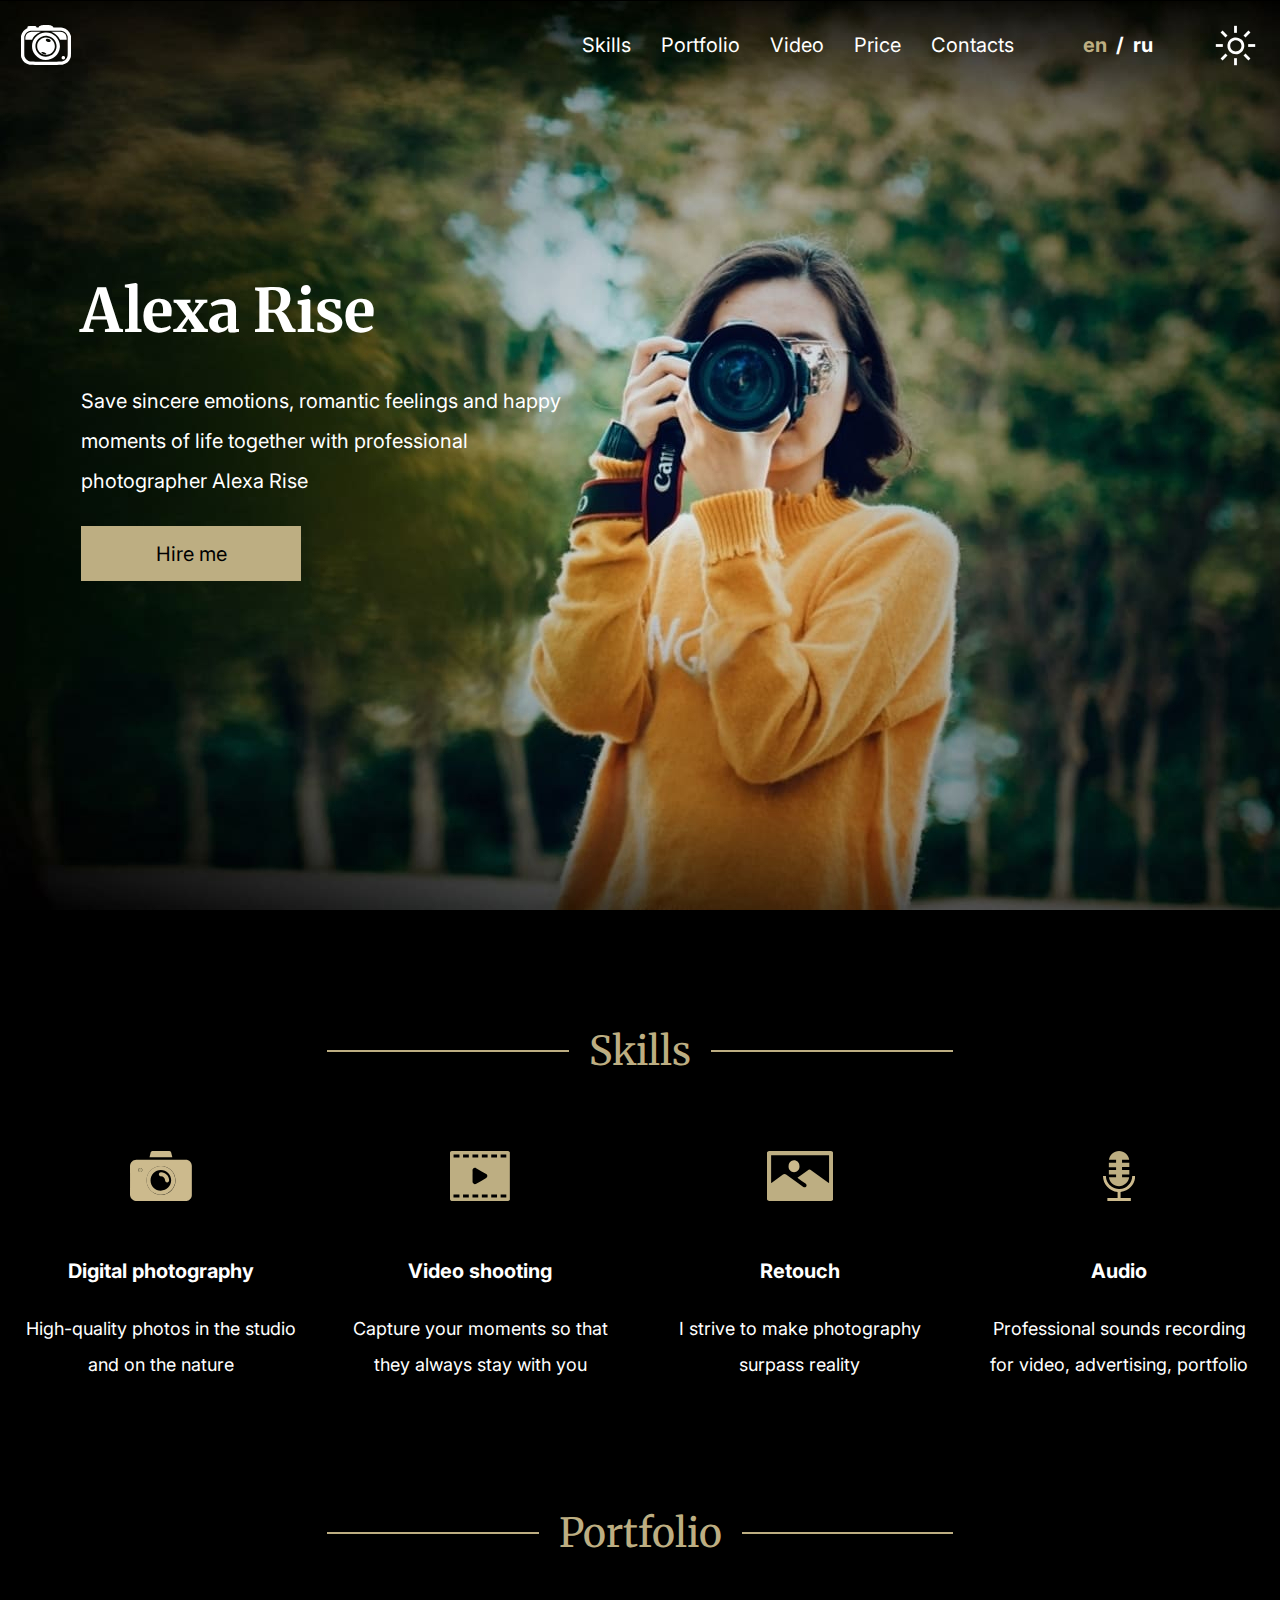
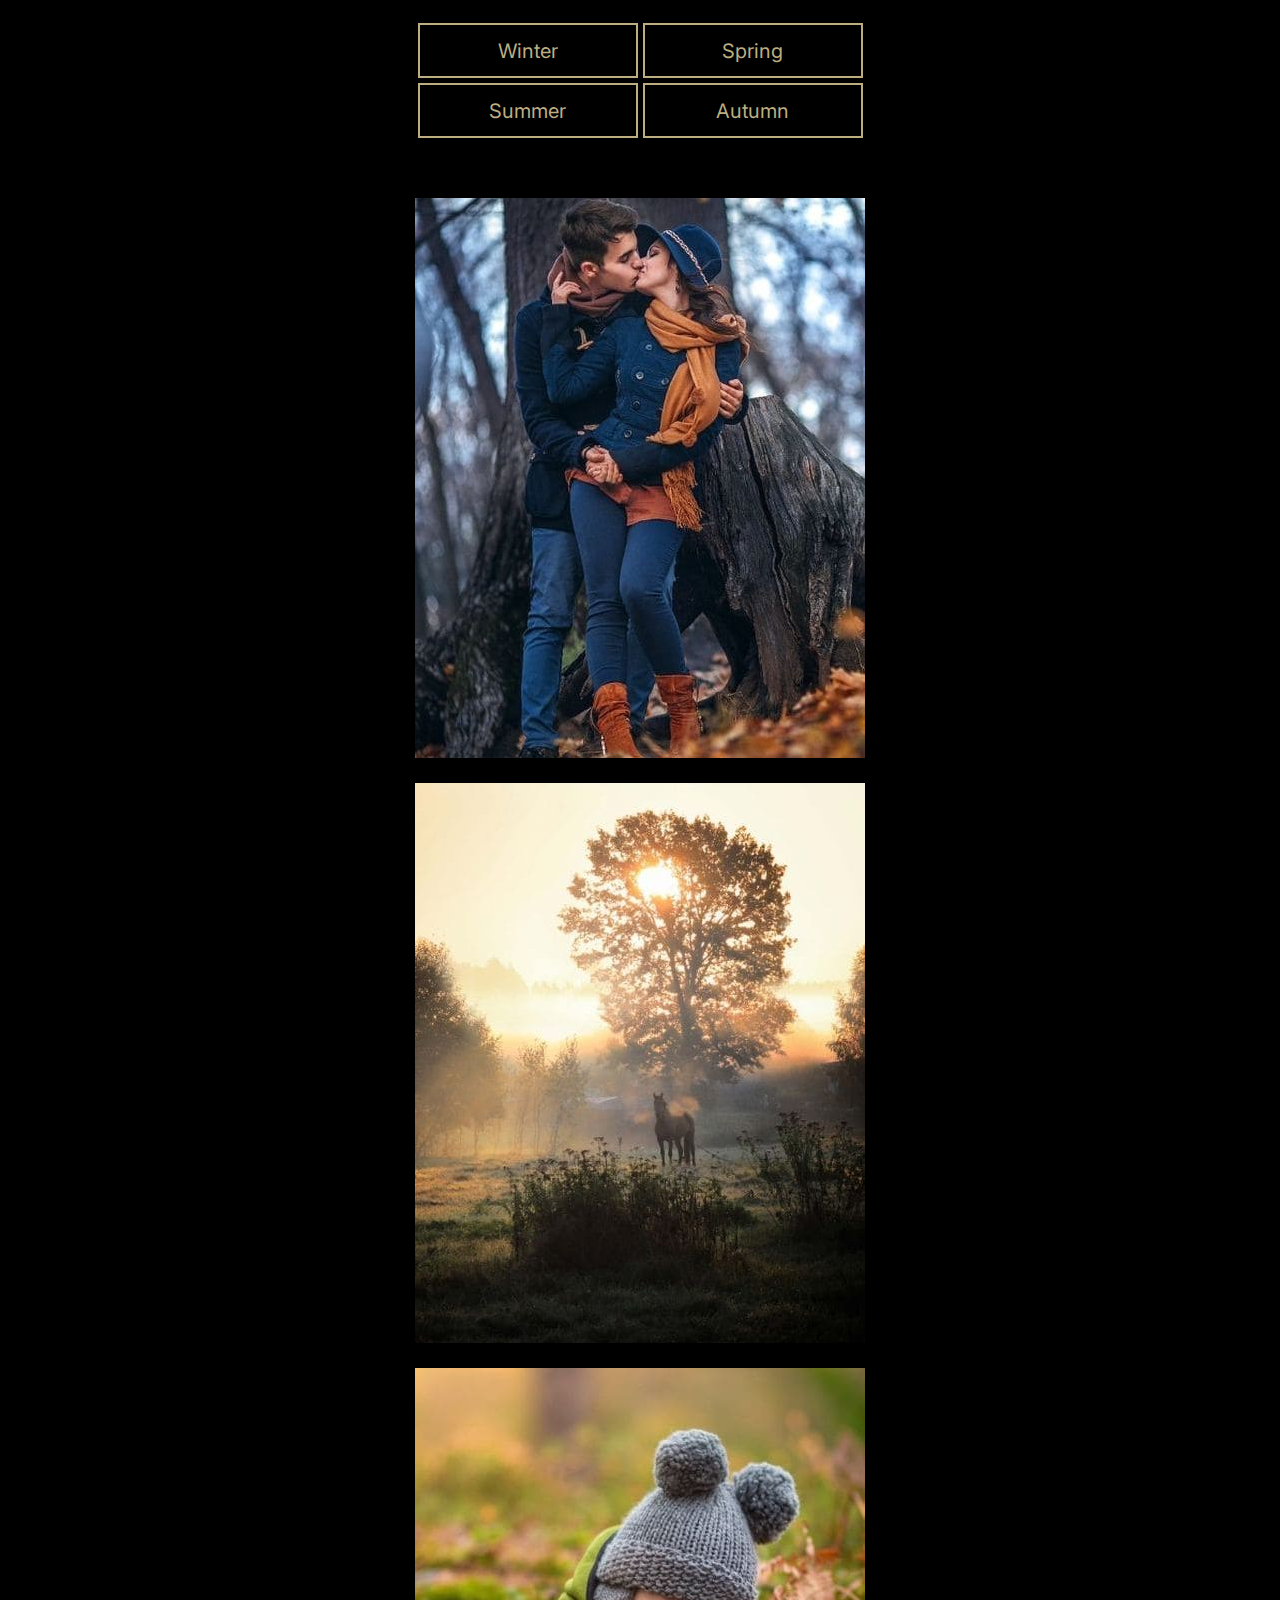
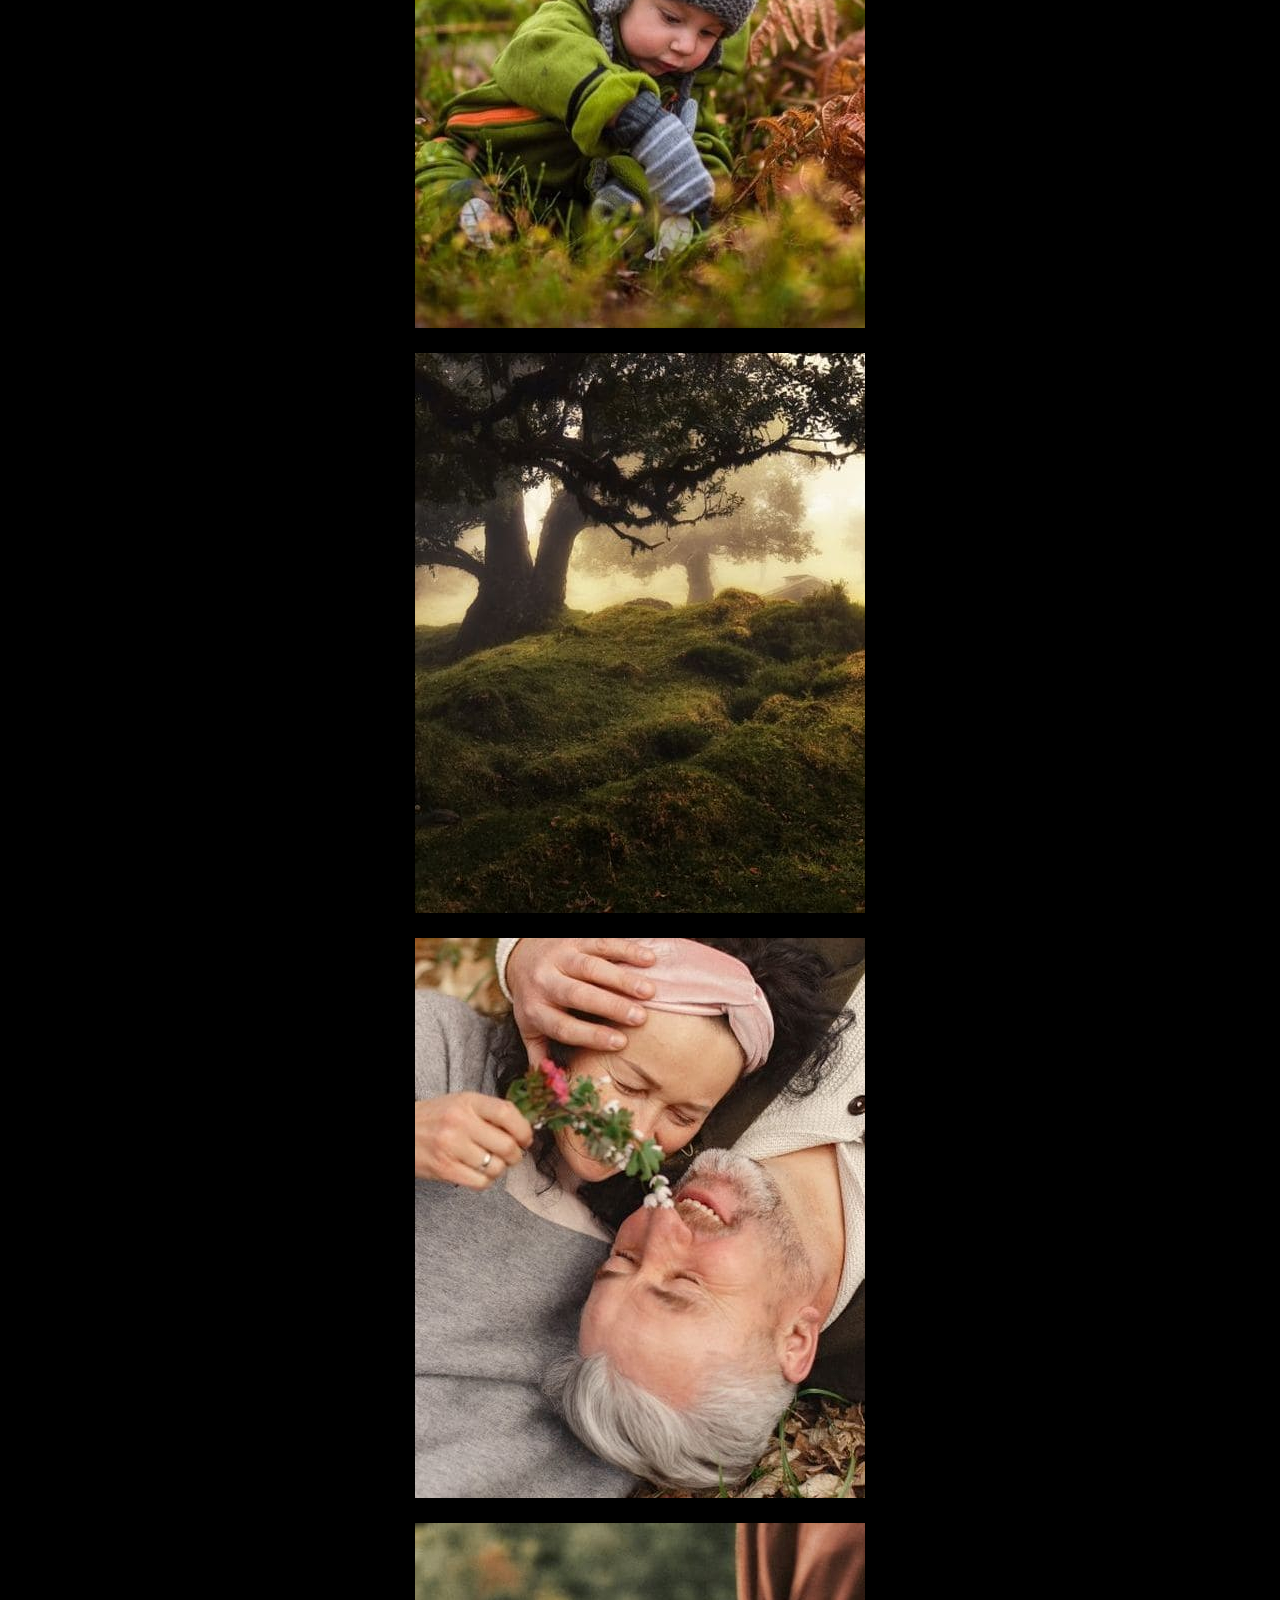
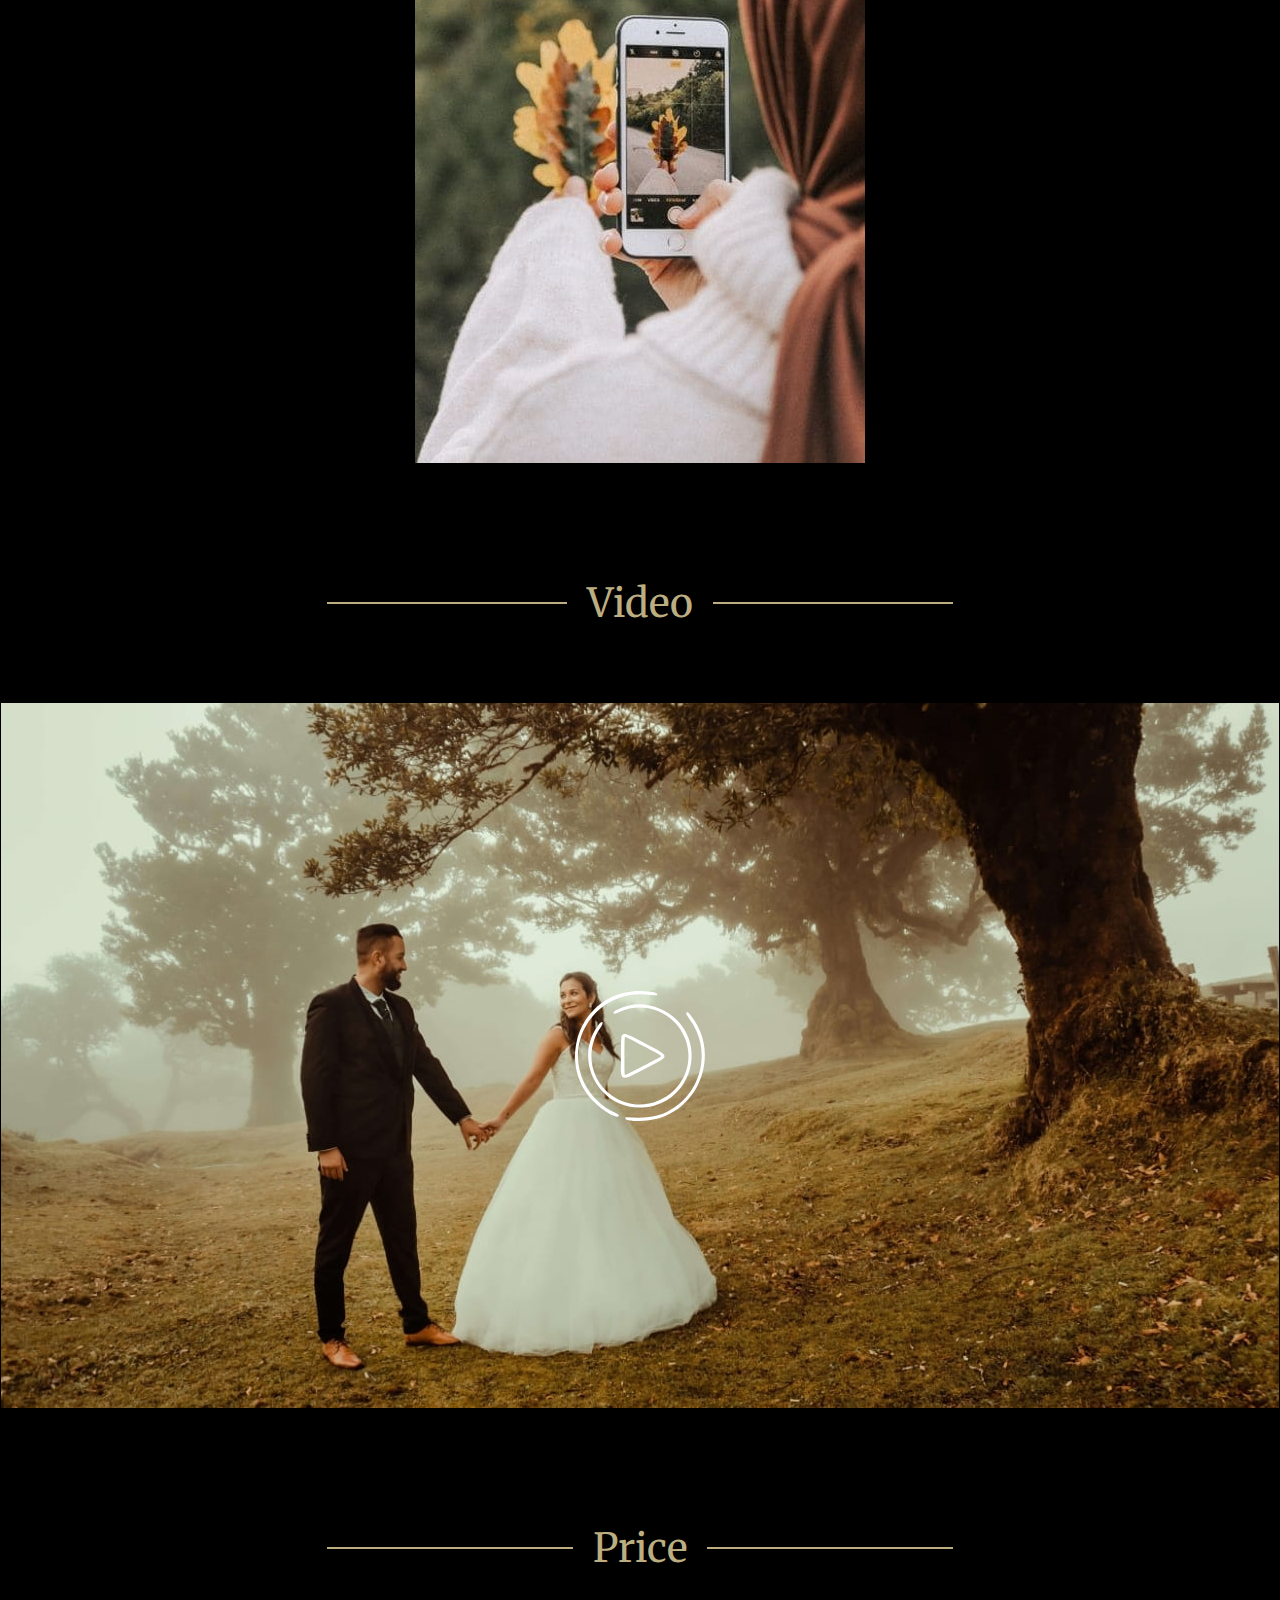
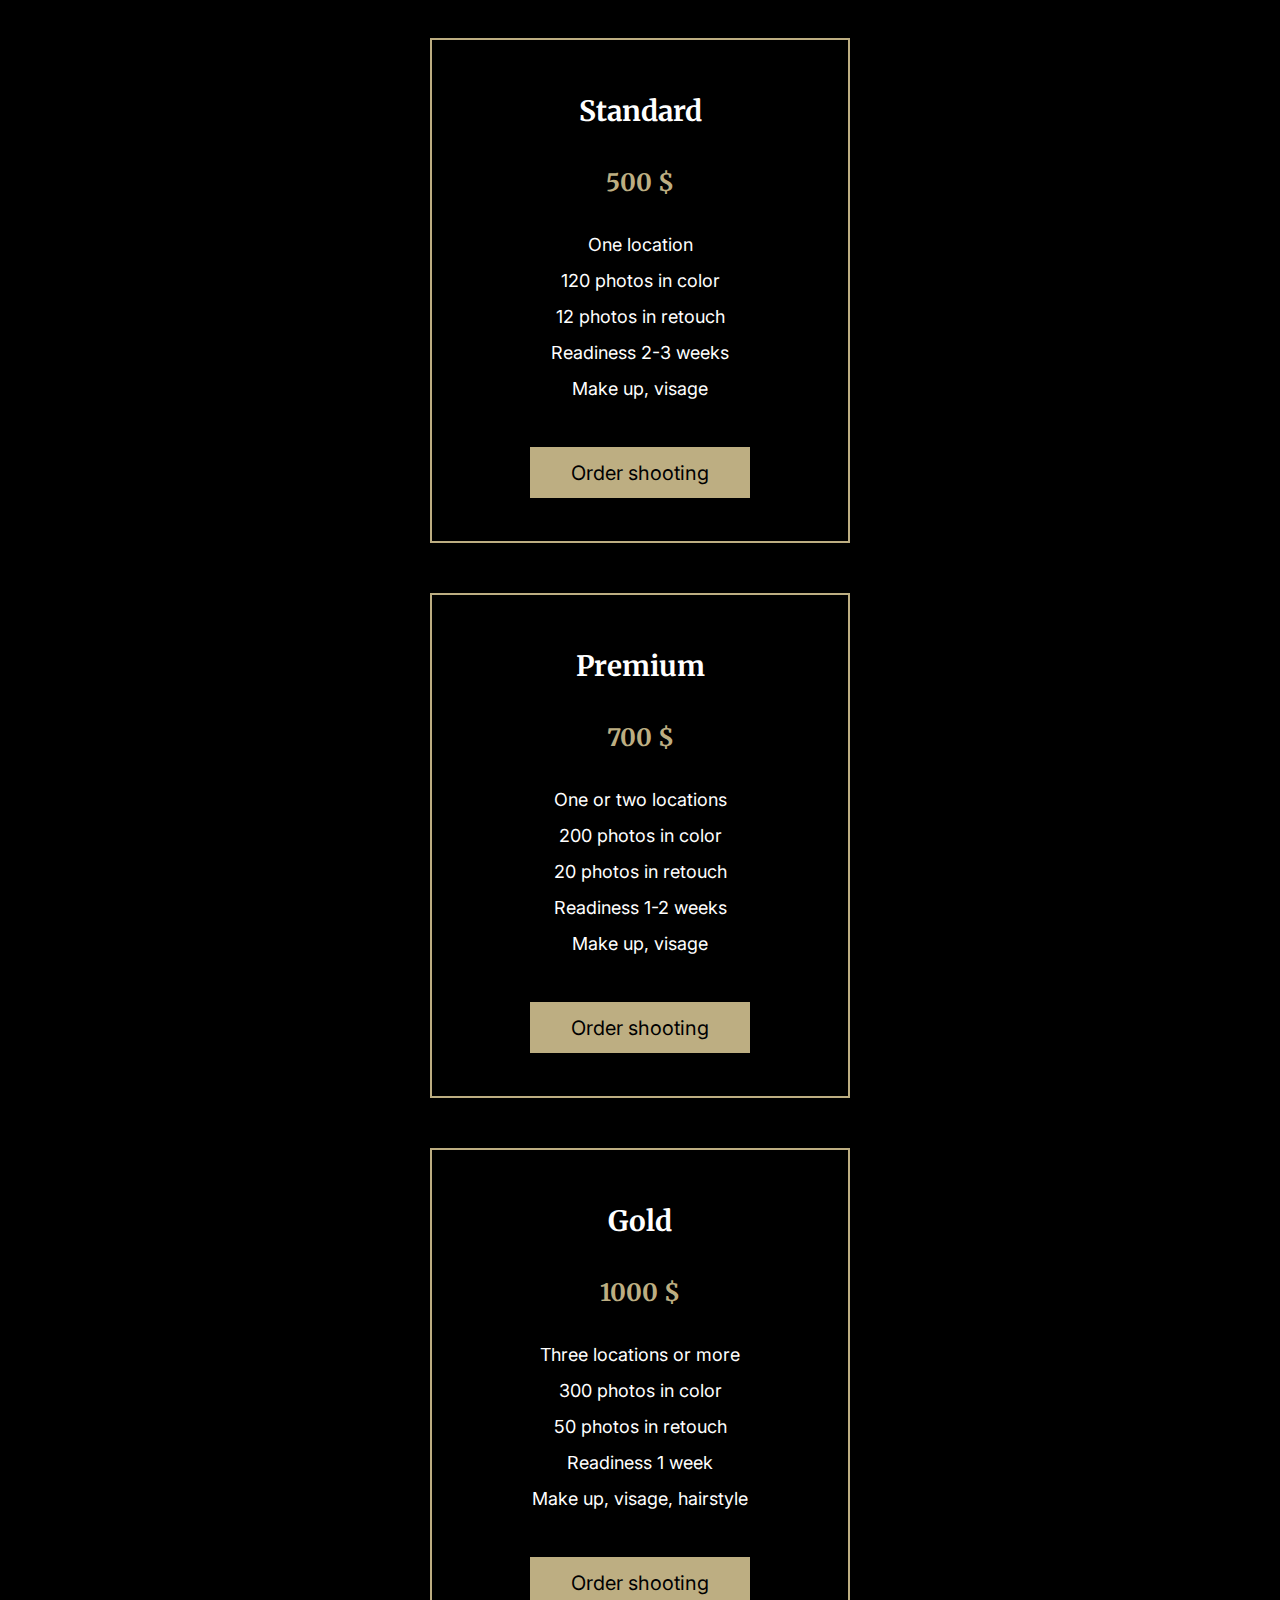
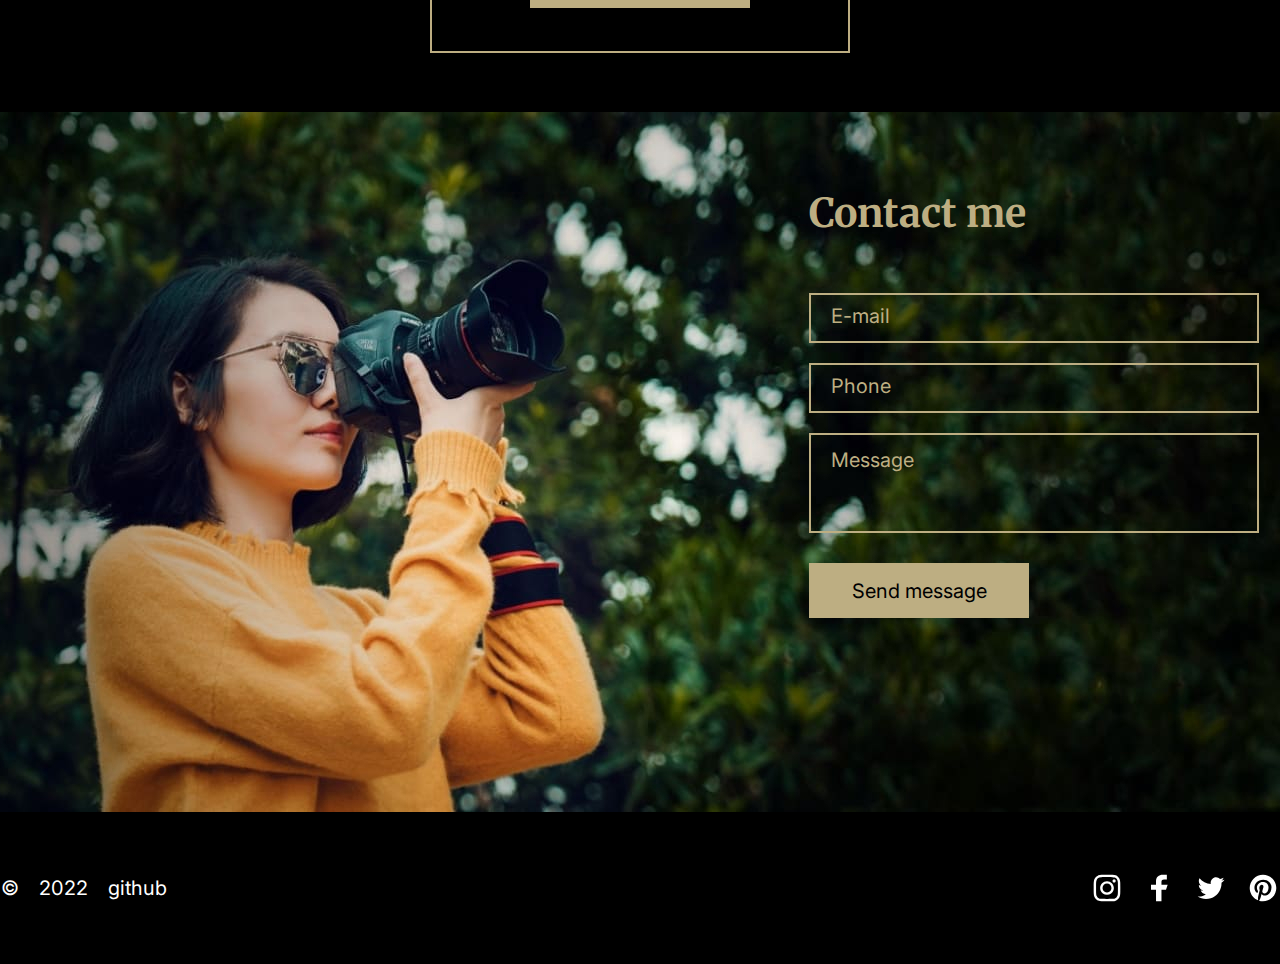
<file: portfolio/index.html>
<!DOCTYPE html>
<html lang="en">

<head>
   <meta charset="UTF-8">
   <meta http-equiv="X-UA-Compatible" content="IE=edge">
   <meta name="viewport" content="width=device-width, initial-scale=1.0">
   <link rel="preconnect" href="https://fonts.googleapis.com">
   <link rel="preconnect" href="https://fonts.gstatic.com" crossorigin>
   <link
      href="https://fonts.googleapis.com/css2?family=Inter:wght@400;700&family=Merriweather:wght@400;700&family=Poppins:wght@100;200;300;500;600;700;800;900&family=Roboto&display=swap"
      rel="stylesheet">
   <link rel="stylesheet" href="style.css">
   <link rel="icon" href="assets//favicon.ico">
   <title>portfolio</title>
</head>

<body>
   <div class="wrapper">
      <header class="header">
         <div class="header__conteiner container">
            <div class="header__logo">
               <!--  <img src="assets/svg/logo.svg" alt="logo"> -->
            </div>
            <nav class="header__menu menu">
               <ul class="menu__list">
                  <li class="menu__item">
                     <a href="#skills-nav" class="menu__link" data-i18="skills">Skills</a>
                  </li>
                  <li class="menu__item">
                     <a href="#portfolio-nav" class="menu__link" data-i18="portfolio">Portfolio</a>
                  </li>
                  <li class="menu__item">
                     <a href="#video-nav" class="menu__link" data-i18="video">Video</a>
                  </li>
                  <li class="menu__item">
                     <a href="#price-nav" class="menu__link" data-i18="price">Price</a>
                  </li>
                  <li class="menu__item">
                     <a href="#contacts-nav" class="menu__link" data-i18="contacts">Contacts</a>
                  </li>
               </ul>
            </nav>
            <div class="header__lang">
               <span id="english" class="lang-active">en</span>
               <span id="trait"> / </span>
               <span id="russian">ru</span>
            </div>
            <div class="header__icon">
               <span></span>
            </div>
            <div class="header__switch">

            </div>
         </div>
         <div id="header__back"></div>
      </header>

      <main>
         <section class="hero">
            <div class="hero__container container">
               <div class="hero__body">
                  <h1 class="hero__title" data-i18="hero-title">Alexa Rise</h1>
                  <div class="hero__text text">
                     <p data-i18="hero-text">Save sincere emotions, romantic feelings and happy moments of life together
                        with
                        professional
                        photographer Alexa Rise</p>
                  </div>
                  <button class="hero__button" data-i18="hire">Hire me</button>
               </div>
            </div>
         </section>

         <section class="skills" id="skills-nav">
            <div class="skills__container container">
               <div class="title__container">
                  <div class="title title-skills">
                     <h2 data-i18="skills">Skills</h2>
                  </div>
               </div>
               <div class="skills__items">
                  <div class="skills__item">
                     <div class="item__img">
                        <img src="assets/svg/camera.svg" alt="camera">
                     </div>
                     <div class="item__title text">
                        <h4 data-i18="skill-title-1">Digital photography</h4>
                     </div>
                     <div class="item__text">
                        <p data-i18="skill-text-1">High-quality photos in the studio <br> and on the nature</p>
                     </div>
                  </div>
                  <div class="skills__item">
                     <div class="item__img">
                        <img src="assets/svg/video.svg" alt="video">
                     </div>
                     <div class="item__title text">
                        <h4 data-i18="skill-title-2">Video shooting</h4>
                     </div>
                     <div class="item__text">
                        <p data-i18="skill-text-2">Capture your moments so that <br> they always stay with you</p>
                     </div>
                  </div>
                  <div class="skills__item">
                     <div class="item__img">
                        <img src="assets/svg/image.svg" alt="image">
                     </div>
                     <div class="item__title text">
                        <h4 data-i18="skill-title-3">Retouch</h4>
                     </div>
                     <div class="item__text">
                        <p data-i18="skill-text-3">I strive to make photography <br> surpass reality</p>
                     </div>
                  </div>
                  <div class="skills__item">
                     <div class="item__img">
                        <img src="assets/svg/mic.svg" alt="mic">
                     </div>
                     <div class="item__title text">
                        <h4 data-i18="skill-title-4">Audio</h4>
                     </div>
                     <div class="item__text">
                        <p data-i18="skill-text-4">Professional sounds recording <br> for video, advertising, portfolio
                        </p>
                     </div>
                  </div>
               </div>
            </div>
         </section>

         <section class="portfolio" id="portfolio-nav">
            <div class="portfolio__container container">
               <div class="title__container">
                  <div class="title">
                     <h2 data-i18="portfolio">Portfolio</h2>
                  </div>
               </div>
               <div class="portfolio__buttons">
                  <button class="portfolio__button" data-i18="winter" data-season="winter">Winter</button>
                  <button class="portfolio__button" data-i18="spring" data-season="spring">Spring</button>
                  <button class="portfolio__button" data-i18="summer" data-season="summer">Summer</button>
                  <button class="portfolio__button" data-i18="autumn" data-season="autumn">Autumn</button>
               </div>
               <div class="portfolio__gallery">
                  <div class="gallery__row top-row">
                     <div class="gallery__image">
                        <img class="portfolio-image" src="assets/img/autumn/1.jpg" alt="portfolio1">
                     </div>
                     <div class="gallery__image">
                        <img class="portfolio-image" src="assets/img/autumn/2.jpg" alt="portfolio2">
                     </div>
                     <div class="gallery__image">
                        <img class="portfolio-image" src="assets/img/autumn/3.jpg" alt="portfolio3">
                     </div>
                  </div>
                  <div class="gallery__row">
                     <div class="gallery__image">
                        <img class="portfolio-image" src="assets/img/autumn/4.jpg" alt="portfolio4">
                     </div>
                     <div class="gallery__image">
                        <img class="portfolio-image" src="assets/img/autumn/5.jpg" alt="portfolio5">
                     </div>
                     <div class="gallery__image">
                        <img class="portfolio-image" src="assets/img/autumn/6.jpg" alt="portfolio6">
                     </div>
                  </div>
               </div>
            </div>
         </section>

         <section class="video" id="video-nav">
            <div class="video__container container">
               <div class="title__container">
                  <div class="title">
                     <h2 data-i18="video">Video</h2>
                  </div>
               </div>
               <div class="video__player">
                  <div class="video__image">
                     <!--
                     <img src="assets/img/video-player.jpg" alt="video">
                     -->
                  </div>
                  <button class="video__button"></button>
               </div>
            </div>
         </section>
         <section class="price" id="price-nav">
            <div class="price__container container">
               <div class="title__container">
                  <div class="title">
                     <h2 data-i18="price">Price</h2>
                  </div>
               </div>
               <div class="price__levels">
                  <div class="levels__card">
                     <div class="card__title">
                        <h5 data-i18="standard">Standard</h5>
                     </div>
                     <div class="card__cost">
                        <p>500 $</p>
                     </div>
                     <div class="card__text">
                        <p data-i18="price-description-1-span-1">One location</p>
                        <p data-i18="price-description-1-span-2">120 photos in color</p>
                        <p data-i18="price-description-1-span-3">12 photos in retouch</p>
                        <p data-i18="price-description-1-span-4">Readiness 2-3 weeks</p>
                        <p data-i18="price-description-1-span-5">Make up, visage</p>
                     </div>
                     <button class="card__button" data-i18="order">Order shooting</button>
                  </div>
                  <div class="levels__card">
                     <div class="card__title">
                        <h5 data-i18="premium">Premium</h5>
                     </div>
                     <div class="card__cost">
                        <p>700 $</p>
                     </div>
                     <div class="card__text">
                        <p data-i18="price-description-2-span-1">One or two locations</p>
                        <p data-i18="price-description-2-span-2">200 photos in color</p>
                        <p data-i18="price-description-2-span-3">20 photos in retouch</p>
                        <p data-i18="price-description-2-span-4">Readiness 1-2 weeks</p>
                        <p data-i18="price-description-2-span-5">Make up, visage</p>
                     </div>
                     <button class="card__button" data-i18="order">Order shooting</button>
                  </div>
                  <div class="levels__card">
                     <div class="card__title">
                        <h5 data-i18="gold">Gold</h5>
                     </div>
                     <div class="card__cost">
                        <p>1000 $</p>
                     </div>
                     <div class="card__text">
                        <p data-i18="price-description-3-span-1">Three locations or more</p>
                        <p data-i18="price-description-3-span-2">300 photos in color</p>
                        <p data-i18="price-description-3-span-3">50 photos in retouch</p>
                        <p data-i18="price-description-3-span-4">Readiness 1 week</p>
                        <p data-i18="price-description-3-span-5">Make up, visage, hairstyle</p>
                     </div>
                     <button class="card__button" data-i18="order">Order shooting</button>
                  </div>
               </div>
            </div>

         </section>

         <section class="contacts" id="contacts-nav">
            <div class="contacts__container container">
               <div class="contacts__form">
                  <div class="form__title">
                     <h2 data-i18="contact-me">Contact me</h2>
                  </div>
                  <div class="form__email">
                     <input type="email" placeholder="E-mail">
                  </div>
                  <div class="form__phone">
                     <input type="tel" placeholder="Phone">
                  </div>
                  <div class="form__message">
                     <textarea name="message" id="message" cols="30" rows="10" placeholder="Message"></textarea>
                  </div>
                  <button data-i18="send-message">Send message</button>
               </div>
            </div>
         </section>
      </main>
      <footer class="footer">
         <div class="footer__container container">
            <div class="footer__body">
               <div class="footer__item">
                  <div class="item__copyright">
                     <div class="copyright__copyright">
                        <p>©</p>
                     </div>
                     <div class="copyright__year">
                        <p>2022</p>
                     </div>
                     <div class="copyright__github-link">
                        <a href="https://github.com/Zdanovich1" target="_blank" data-i18="github">github</a>
                     </div>
                  </div>
               </div>
               <!--div class="footer__item rss">
                  <a href="https://rs.school/js-stage0/" target="_blank">Rolling Scopes School</a>
               </div-->
               <div class="footer__item">
                  <div class="item__socials">
                     <div class="socials__inst socials-icon">
                        <!--   <img src="assets/svg/inst.svg" alt="inst"> -->
                     </div>
                     <div class="socials__fb socials-icon">
                        <!--   <img src="assets/svg/fb.svg" alt="fb"> -->
                     </div>
                     <div class="socials__twitter socials-icon">
                        <!--   <img src="assets/svg/tw.svg" alt="twitter"> -->
                     </div>
                     <div class="socials__pinterest socials-icon">
                        <!--   <img src="assets/svg/pinterest.svg" alt="pinterest"> -->

                     </div>
                  </div>
               </div>
            </div>
         </div>
      </footer>
   </div>
   <script src="index.js"></script>
</body>

</html>
</file>
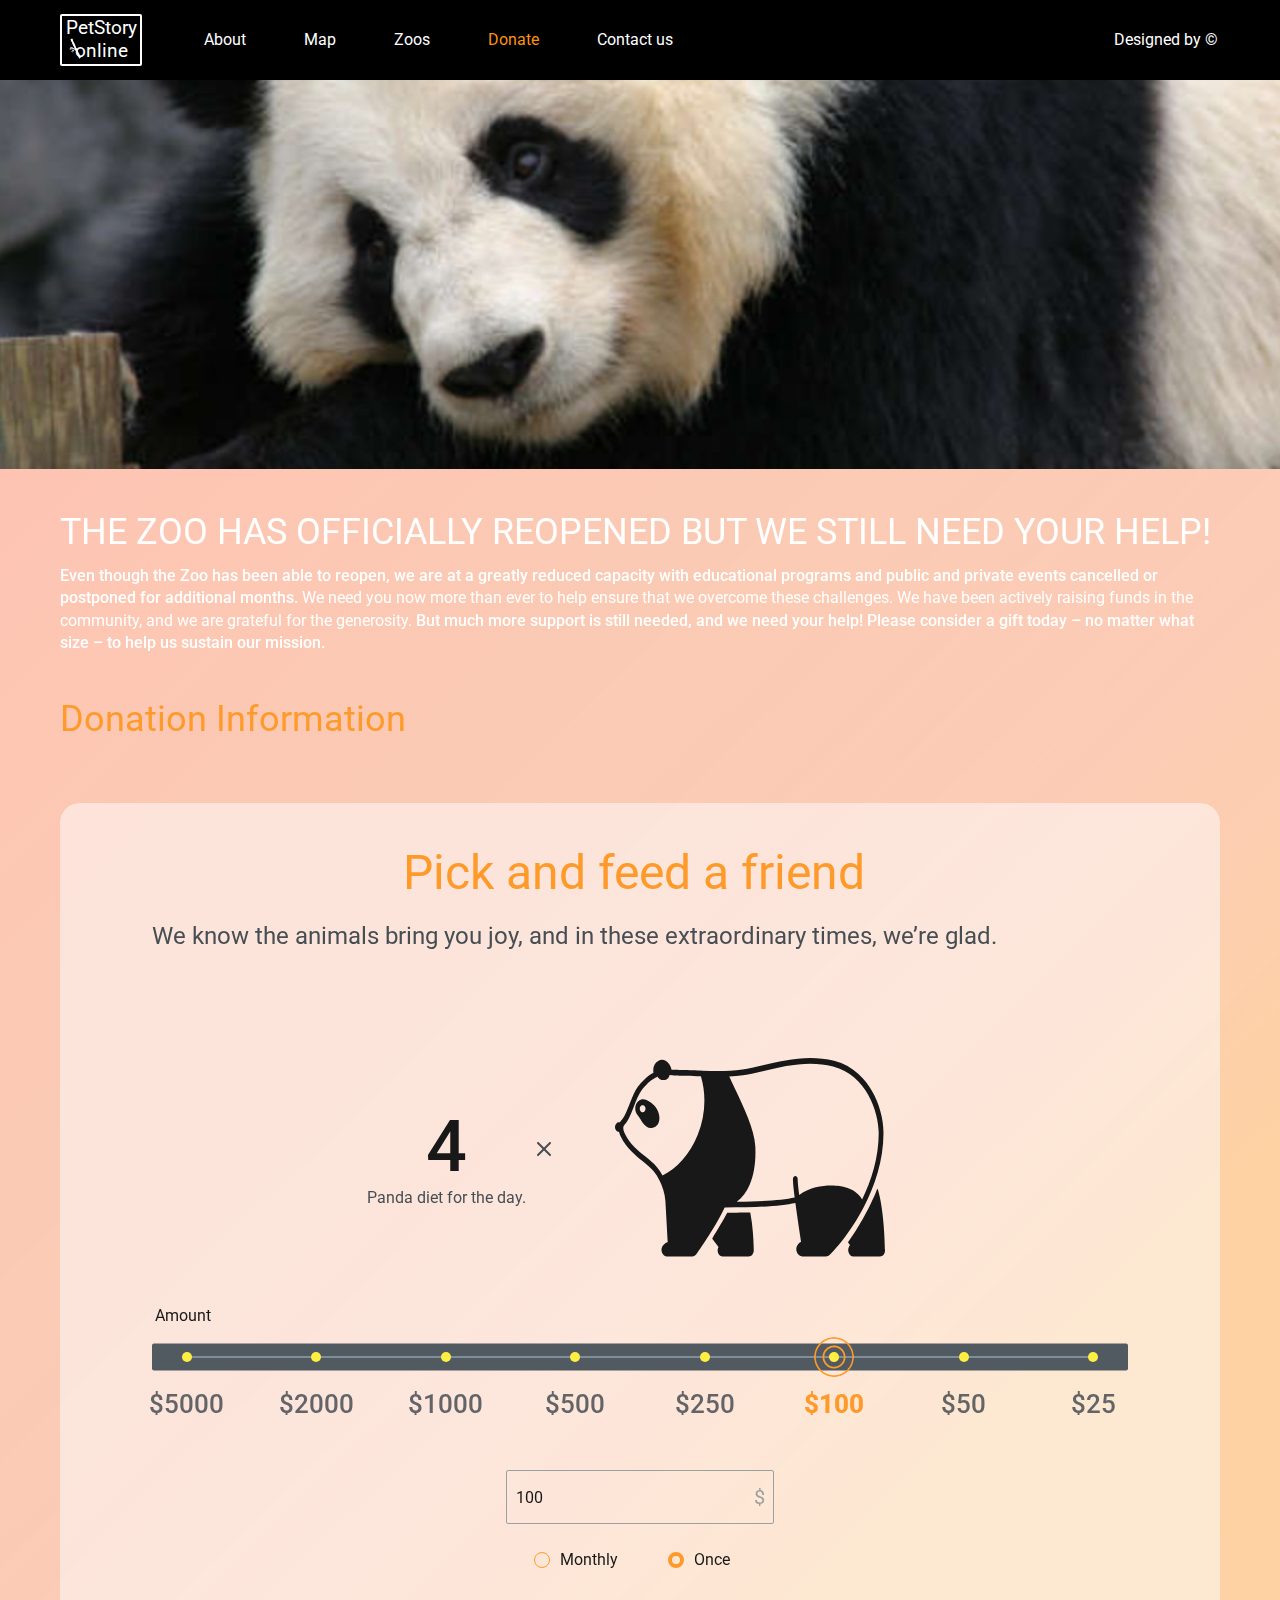
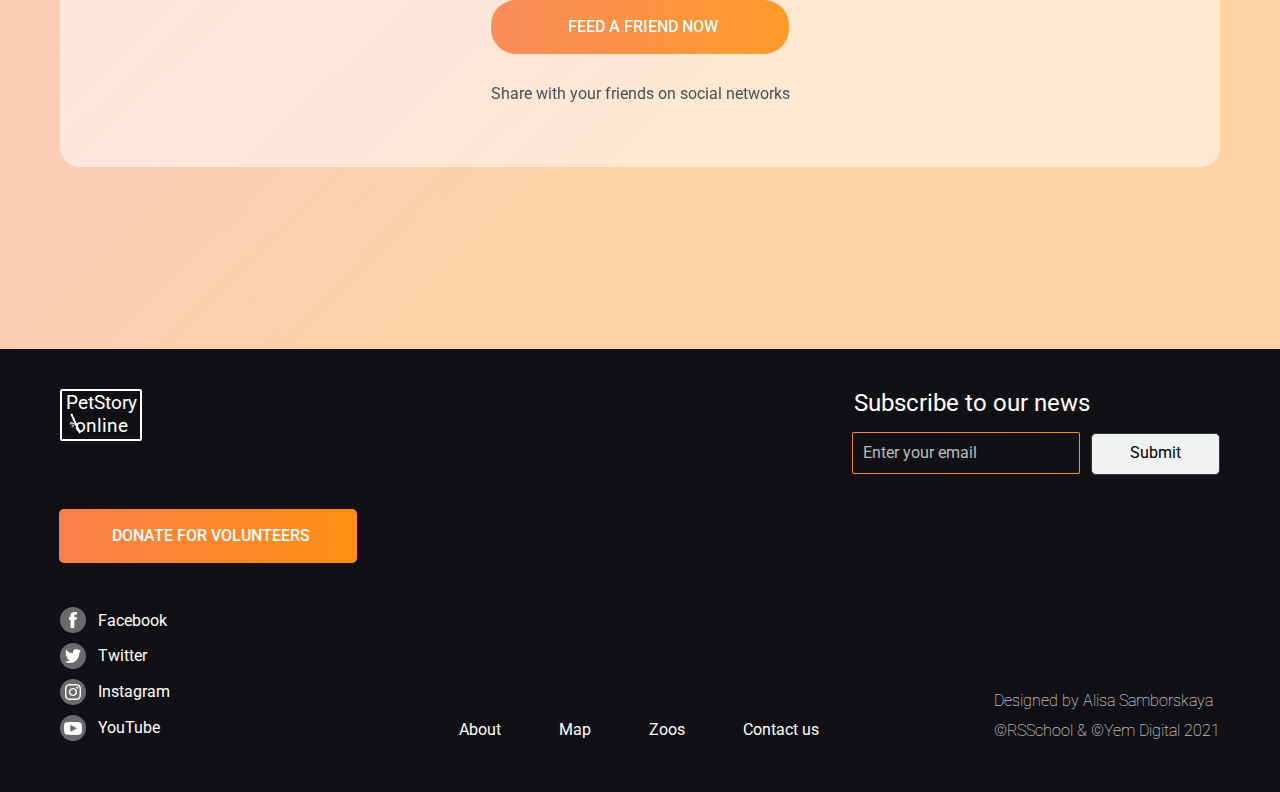
<file: online-zoo/pages/donate/index.html>
<!DOCTYPE html>
<html lang="en">

<head>
   <meta charset="UTF-8">
   <meta http-equiv="X-UA-Compatible" content="IE=edge">
   <meta name="viewport" content="width=device-width, initial-scale=1.0">
   <link rel="preconnect" href="https://fonts.googleapis.com">
   <link rel="preconnect" href="https://fonts.gstatic.com" crossorigin>
   <link
      href="https://fonts.googleapis.com/css2?family=Roboto:wght@100;300;400;500;700;900&family=Syne+Tactile&display=swap"
      rel="stylesheet">
   <link rel="stylesheet" href="style.css">
   <link rel="icon" href="../../assets/icons/favicon.ico">
   <title>Donate</title>
</head>

<body>
   <div class="wrapper">
      <header class="header">
         <div class="header__container">
            <a class="header__logo logo" href="../main/index.html">
               <div class="logo__title">
                  <h1>PetStory online</h1>
               </div>
               <div class="logo__image">
                  <img src="../../assets/icons/bamboo.svg" alt="bamboo-icon">
               </div>
            </a>
            <nav class="header__menu menu">
               <ul class="menu__list">
                  <li class="menu__item menu-logo">
                     <a href="../main/index.html">
                        <div class="menu-logo__title">
                           <p>PetStory online</p>
                        </div>
                        <div class="menu-logo__image">
                           <img src="../../assets/icons/bamboo-orange.svg" alt="bamboo-icon">
                        </div>
                     </a>
                  </li>
                  <li class="menu__item"><a href="../main/index.html" class="menu__link">About</a></li>
                  <li class="menu__item"><a href="#" class="menu__link">Map</a></li>
                  <li class="menu__item"><a href="#" class="menu__link">Zoos</a></li>
                  <li class="menu__item active"><a href="." class="menu__link">Donate</a></li>
                  <li class="menu__item"><a href="#" class="menu__link">Contact us</a></li>
                  <li class="menu__item"><a href="https://www.figma.com/file/jfEFwkXVj1WRq7sUHDr8os/PetStory-online"
                        class="menu__link" target="_blank">Designed by ©</a></li>
               </ul>
            </nav>
            <div class="header__icon">
               <span></span>
            </div>
         </div>
         <div id="header__back"></div>
      </header>
      <main>
         <section class="watch">
            <div class="watch__container">
            </div>
         </section>
         <section class="pick-and-feed">
            <div class="pick-and-feed__container">
               <div class="pick-and-feed__donate-info donate-info">
                  <div class="donate-info__title">
                     <h3>THE ZOO HAS OFFICIALLY REOPENED BUT WE STILL NEED YOUR HELP!</h3>
                  </div>
                  <div class="donate-info__text">
                     <p>Even though the Zoo has been able to reopen, we are at a greatly reduced capacity with
                        educational programs and public and private events cancelled or postponed for additional
                        months.
                        <span>We need you now more than ever to help ensure that we overcome these challenges. We have
                           been
                           actively raising funds in the community, and we are grateful for the generosity.</span> But
                        much more
                        support is still needed, and we need your help! Please consider a gift today – no matter what
                        size – to help us sustain our mission.
                     </p>
                  </div>
                  <div class="donate-info__subtitle">
                     <h3>Donation Information</h3>
                  </div>
               </div>
               <div class="pick-and-feed__donate donate">
                  <div class="donate__title">
                     <h2>Pick and feed a friend</h2>
                  </div>
                  <div class="donate__subtitle">
                     <p>We know the animals bring you joy, and in these extraordinary times, we’re glad.</p>
                  </div>
                  <div class="donate__widget widget">
                     <div class="widget__numb">
                        <p id="numb">4</p>
                        <p id="diet">Panda diet for the day.</p>
                     </div>
                     <div class="widget__x">
                        <img src="../../assets/icons/x_icon.svg" alt="x_icon">
                     </div>
                     <div class="widget__img">
                        <img src="../../assets/icons/animals-widget.svg" alt="animals-widget">
                     </div>
                  </div>
                  <div class="donate__amount-form amount-form">

                     <div id="amount-form__wrapper">
                        <form action="" method="">
                           <p id="amount-form__title">Amount</p>
                           <div id="amount-form__slider">
                              <input type="radio" name="amount" id="1" value="5000" required>
                              <label for="1" data-amount="$5000"></label>
                              <input type="radio" name="amount" id="2" value="2000" required>
                              <label for="2" data-amount="$2000"></label>
                              <input type="radio" name="amount" id="3" value="1000" required>
                              <label for="3" data-amount="$1000"></label>
                              <input type="radio" name="amount" id="4" value="500" required>
                              <label for="4" data-amount="$500"></label>
                              <input type="radio" name="amount" id="5" value="250" required>
                              <label for="5" data-amount="$250"></label>
                              <input type="radio" name="amount" id="6" value="100" required checked>
                              <label for="6" data-amount="$100"></label>
                              <input type="radio" name="amount" id="7" value="50" required>
                              <label for="7" data-amount="$50"></label>
                              <input type="radio" name="amount" id="8" value="25" required>
                              <label for="8" data-amount="$25"></label>
                              <div id="amount-pos"></div>
                           </div>
                        </form>
                     </div>

                  </div>
                  <div class="donate__another-amount another-amount">
                     <div class="another-amount__form">
                        <form action="">
                           <input type="number" name="number" id="number" placeholder="Another amount" min="0"
                              max="9999" step="1" value="100">
                           <span class="validity"></span>
                        </form>
                     </div>
                  </div>
                  <div class="donate__radio-btn radio-btn">
                     <div class="radio-btn__monthly">
                        <input type="radio" id="monthly" name="rad" value="monthly">
                        <label for="monthly">Monthly</label>
                     </div>
                     <div class="radio-btn__once">
                        <input type="radio" id="once" name="rad" value="once" checked>
                        <label for="once">Once</label>
                     </div>
                  </div>
                  <div class="donate__button">
                     <button>Feed a friend now</button>
                  </div>
                  <div class="donate__share">
                     <p>Share with your friends on social networks</p>
                  </div>
               </div>
            </div>
         </section>
      </main>
      <footer class="footer">
         <div class="footer__container">
            <a class="footer__logo logo" href="../main/index.html">
               <div class="logo__title">
                  <p>PetStory online</p>
               </div>
               <div class="logo__footer-image">
                  <img src="../../assets/icons/bamboo.svg" alt="bamboo-icon">
               </div>
            </a>
            <div class="footer__button">
               <a href="#"><button>donate for volunteers</button></a>
            </div>
            <div class="footer__socials socials">
               <div class="socials__facebook">
                  <a href="https://www.facebook.com" target="_blank">
                     <button class="socials__icon">
                        <img src="../../assets/icons/facebook.svg" alt="facebook">
                     </button>
                     <p>Facebook</p>
                  </a>
               </div>
               <div class="socials__twitter">
                  <a href="https://twitter.com/" target="_blank">
                     <button class="socials__icon">
                        <img src="../../assets/icons/twitter.svg" alt="twitter">
                     </button>
                     <p>Twitter</p>
                  </a>
               </div>
               <div class="socials__instagram">
                  <a href="https://www.instagram.com" target="_blank">
                     <button class="socials__icon">
                        <img src="../../assets/icons/instagram.svg" alt="instagram">
                     </button>
                     <p>Instagram</p>
                  </a>
               </div>
               <div class="socials__youtube">
                  <a href="https://www.youtube.com" target="_blank">
                     <button class="socials__icon">
                        <img src="../../assets/icons/youtube.svg" alt="youtube">
                     </button>
                     <p>YouTube</p>
                  </a>
               </div>
            </div>
            <nav class="footer__nav nav">
               <ul class="nav__list">
                  <li class="nav__item"><a href="../main/index.html">About</a></li>
                  <li class="nav__item"><a href="#">Map</a></li>
                  <li class="nav__item"><a href="#">Zoos</a></li>
                  <li class="nav__item"><a href="#">Contact us</a></li>
               </ul>
            </nav>
            <a class="footer__copyright">
               <p>Designed by Alisa Samborskaya<br>
                  ©RSSchool & ©Yem Digital 2021</p>
            </a>
            <form action="" class="footer__form form">
               <div class="form__title">
                  <p>Subscribe to our news</p>
               </div>
               <input type="email" placeholder="Enter your email" required>
               <input type="submit" value="Submit">
            </form>
         </div>
      </footer>
   </div>
   <script src="index.js"></script>
</body>

</html>
</file>
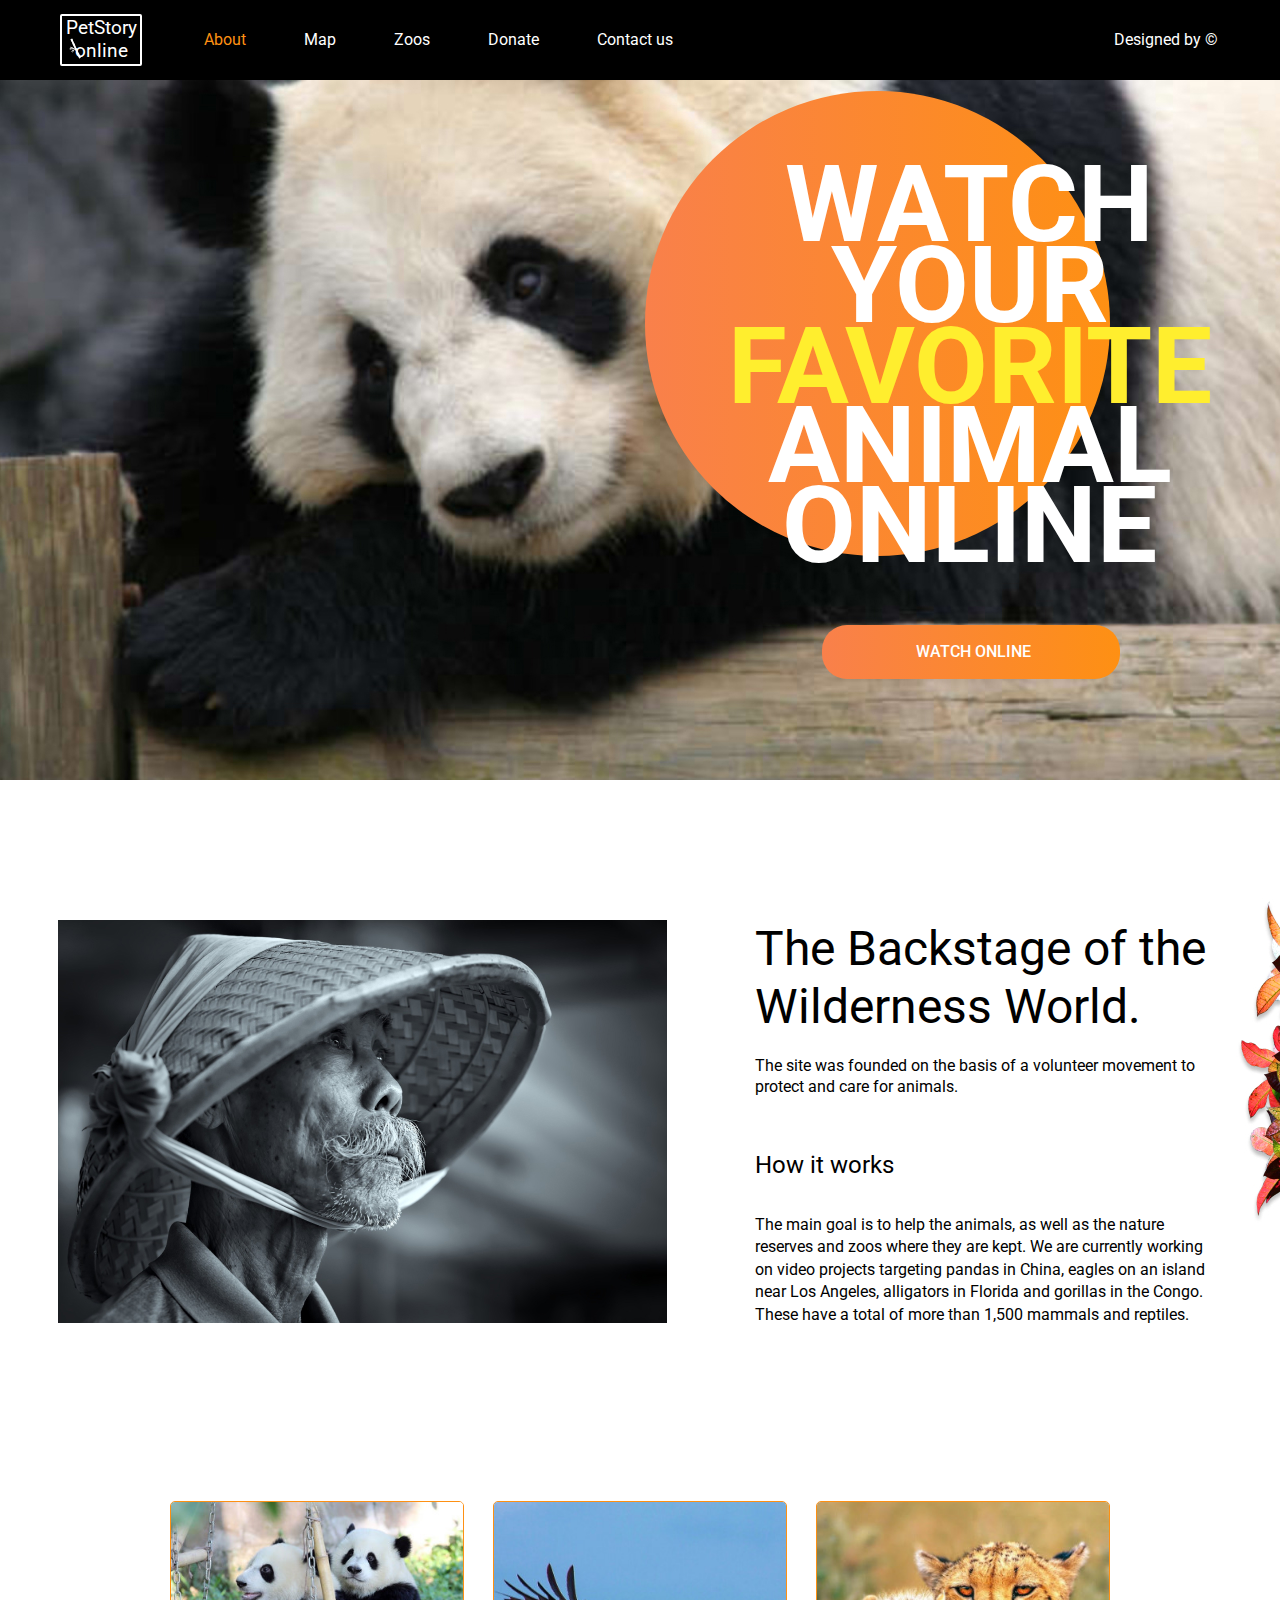
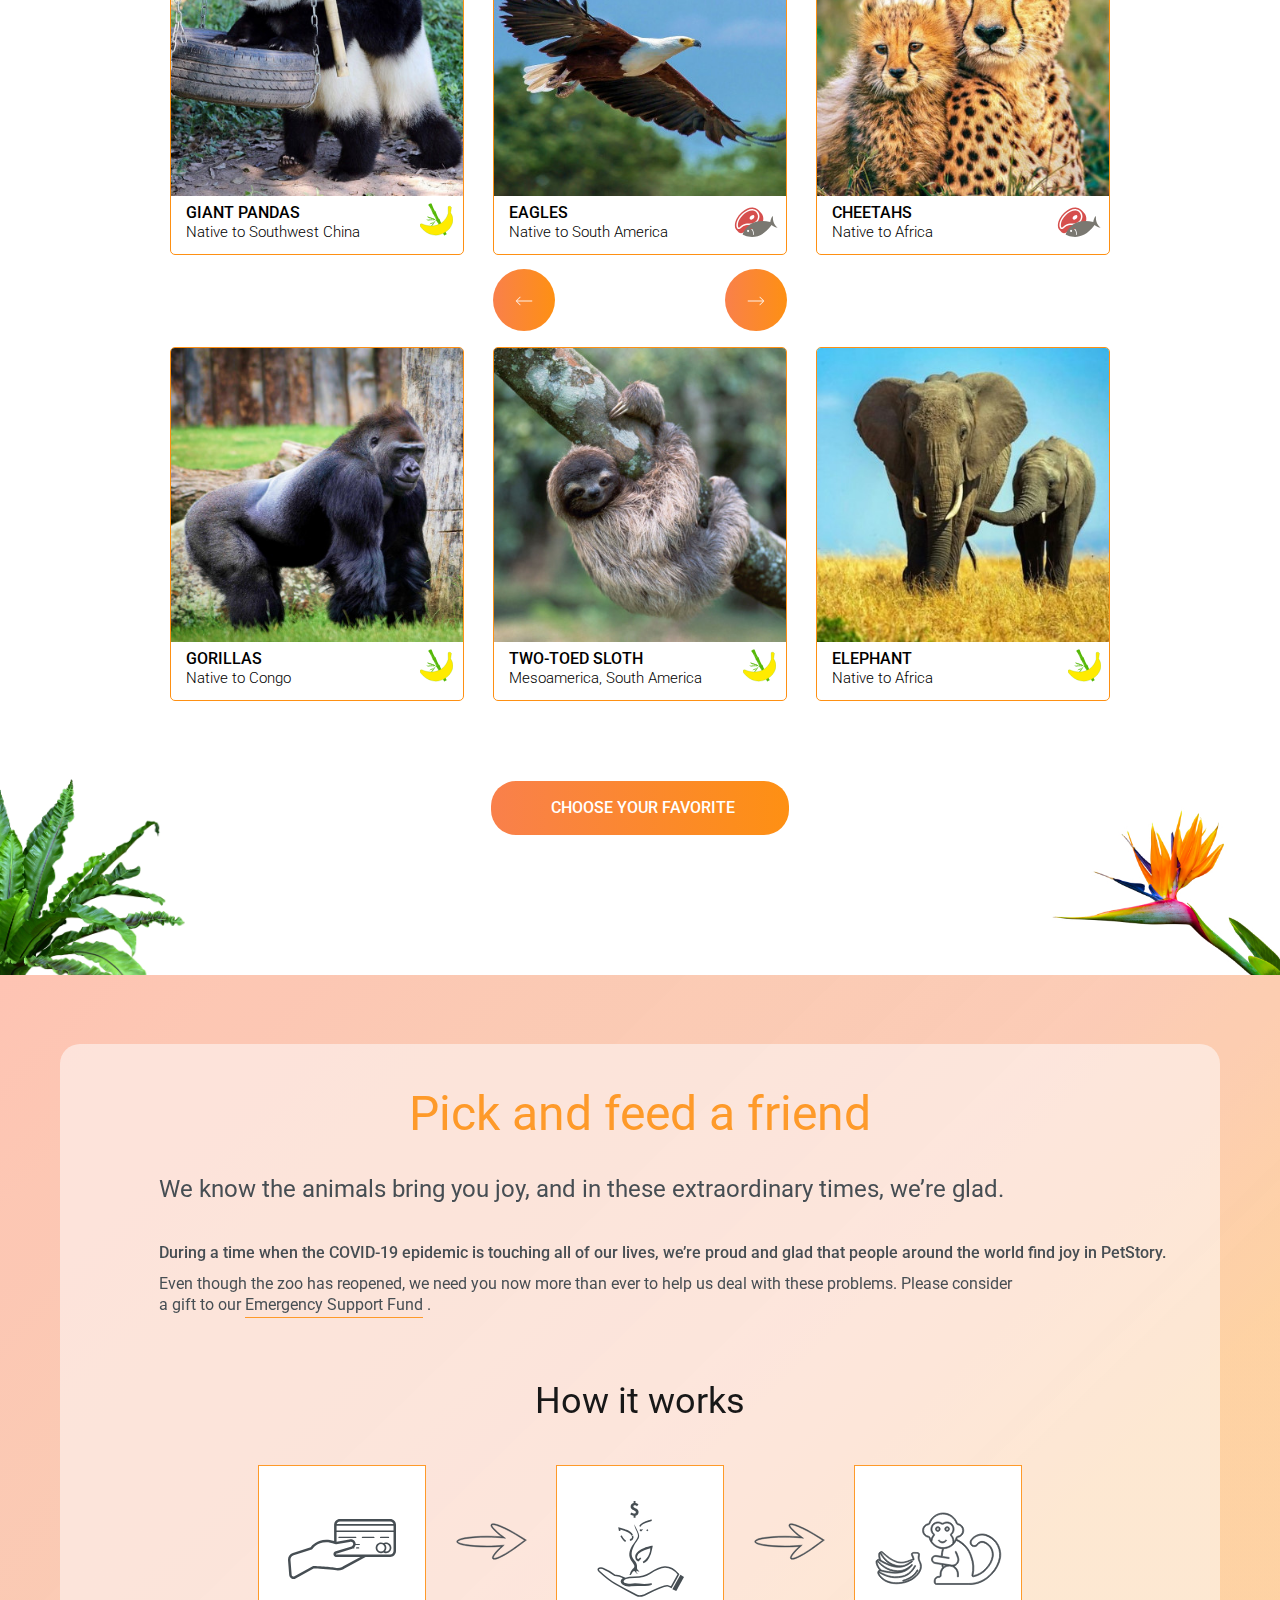
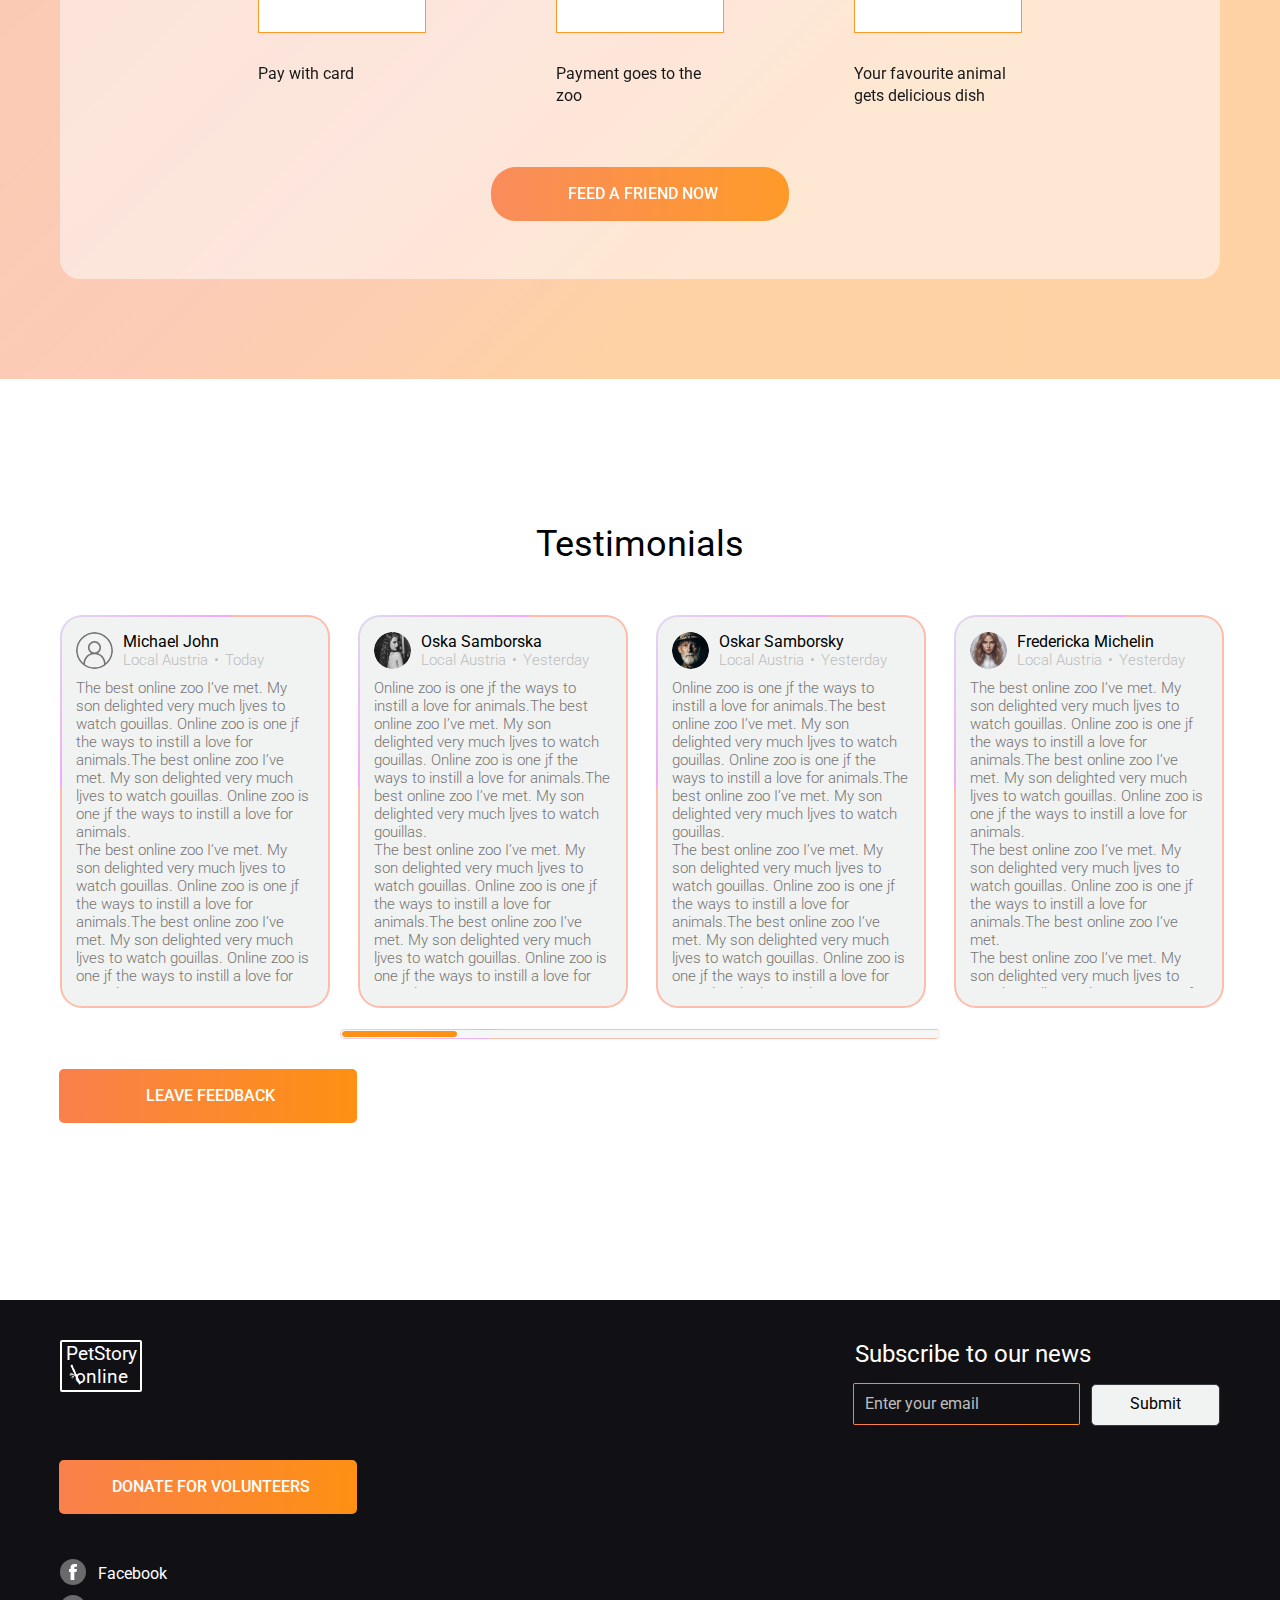
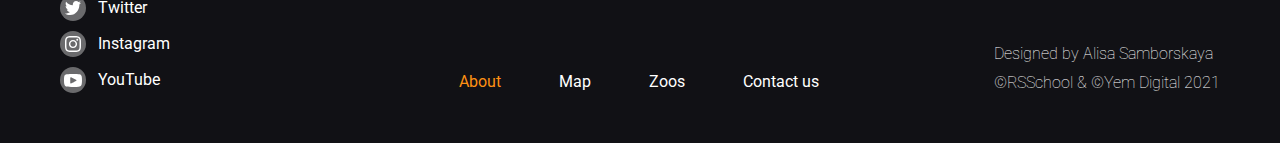
<file: online-zoo/pages/main/index.html>
<!DOCTYPE html>
<html lang="en">

<head>
   <meta charset="UTF-8">
   <meta http-equiv="X-UA-Compatible" content="IE=edge">
   <meta name="viewport" content="width=device-width, initial-scale=1.0">
   <link rel="preconnect" href="https://fonts.googleapis.com">
   <link rel="preconnect" href="https://fonts.gstatic.com" crossorigin>
   <link
      href="https://fonts.googleapis.com/css2?family=Roboto:wght@100;300;400;500;700;900&family=Syne+Tactile&display=swap"
      rel="stylesheet">
   <link rel="stylesheet" href="style.css">
   <link rel="icon" href="../../assets/icons/favicon.ico">
   <title>online-zoo</title>
</head>

<body>
   <div class="wrapper">
      <header class="header">
         <div class="header__container">
            <a class="header__logo logo" href=".">
               <div class="logo__title">
                  <h1>PetStory online</h1>
               </div>
               <div class="logo__image">
                  <img src="../../assets/icons/bamboo.svg" alt="bamboo-icon">
               </div>
            </a>
            <nav class="header__menu menu">
               <ul class="menu__list">
                  <li class="menu__item menu-logo">
                     <a href=".">
                        <div class="menu-logo__title">
                           <p>PetStory online</p>
                        </div>
                        <div class="menu-logo__image">
                           <img src="../../assets/icons/bamboo-orange.svg" alt="bamboo-icon">
                        </div>
                     </a>
                  </li>
                  <li class="menu__item active"><a href=".">About</a></li>
                  <li class="menu__item"><a href="#" class="menu__link">Map</a></li>
                  <li class="menu__item"><a href="#" class="menu__link">Zoos</a></li>
                  <li class="menu__item"><a href="../donate/index.html" class="menu__link">Donate</a></li>
                  <li class="menu__item"><a href="#" class="menu__link">Contact us</a></li>
                  <li class="menu__item"><a href="https://www.figma.com/file/jfEFwkXVj1WRq7sUHDr8os/PetStory-online"
                        class="menu__link" target="_blank">Designed by ©</a></li>
               </ul>
            </nav>
            <div class="header__icon">
               <span></span>
            </div>
         </div>
         <div id="header__back"></div>

      </header>
      <main>
         <section class="watch">
            <div class="watch__container">
               <div class="watch__title title">
                  <p>Watch your</p>
                  <p style="color: #FFEE2E;">favorite</p>
                  <p style="margin-top: -2px;"> animal online</p>
               </div>
               <div class="watch__button">
                  <button>watch online</button>
               </div>
            </div>
         </section>
         <section class="backstage">
            <div class="backstage__container">
               <div class="backstage__image">
                  <img src="../../assets/images/bamboo-cap.jpg" alt="bamboo-cap">
               </div>
               <div class="backstage__text">
                  <h2>The Backstage of the Wilderness World.</h2>
                  <p>The site was founded on the basis of a volunteer movement to protect and care for animals.</p>
                  <p id="sub-title">How it works </p>
                  <p id="main-goal">The main goal is to help the animals, as well as the nature reserves and zoos where
                     they are kept.
                     We are currently working on video projects targeting pandas in China, eagles on an island near Los
                     Angeles, alligators in Florida and gorillas in the Congo. These have a total of more than 1,500
                     mammals and reptiles.</p>
               </div>
               <div class="backstage__background">
                  <img src="../../assets/images/flower_foto1.jpg" alt="flower_foto1">
               </div>
            </div>
         </section>
         <section class="pets">
            <div class="pets__container">
               <div class="pets__slider slider">
                  <div class="slider__wrapper">
                     <div id="item-left">
                        <div class="slider__card card" id="card1">
                           <div class="card__img">
                              <img src="../../assets/images/lion.jpg" class="item__img" alt="lion">
                           </div>
                           <div class="card__card-info card-info">
                              <div class="card-info__pet-info pet-info">
                                 <p class="pet-info__name">Lion</p>
                                 <p class="pet-info__native">Native to Africa</p>
                              </div>
                              <div class="card-info__img">
                                 <img src="../../assets/icons/meet-fish_icon.svg" class="item__ration"
                                    alt="meet-fish_icon">
                              </div>
                           </div>
                        </div>
                        <div class="slider__card card" id="card2">
                           <div class="card__img">
                              <img src="../../assets/images/zebra.jpg" class="item__img" alt="zebra">
                           </div>
                           <div class="card__card-info card-info meet">
                              <div class="card-info__pet-info pet-info">
                                 <p class="pet-info__name">Zebra</p>
                                 <p class="pet-info__native">Native to Africa</p>
                              </div>
                              <div class="card-info__img">
                                 <img src="../../assets/icons/banana-bamboo_icon.svg" class="item__ration"
                                    alt="banana-bamboo_icon">
                              </div>
                           </div>
                        </div>
                        <div class="slider__card card" id="card3">
                           <div class="card__img">
                              <img src="../../assets/images/bison.jpg" class="item__img" alt="bison">
                           </div>
                           <div class="card__card-info card-info meet">
                              <div class="card-info__pet-info pet-info">
                                 <p class="pet-info__name">bison</p>
                                 <p class="pet-info__native">Native to North America</p>
                              </div>
                              <div class="card-info__img">
                                 <img src="../../assets/icons/banana-bamboo_icon.svg" class="item__ration"
                                    alt="banana-bamboo_icon">
                              </div>
                           </div>
                        </div>
                        <div class="slider__card card" id="card4">
                           <div class="card__img">
                              <img src="../../assets/images/tiger.jpg" class="item__img" alt="tiger">
                           </div>
                           <div class="card__card-info card-info gorillas">
                              <div class="card-info__pet-info pet-info">
                                 <p class="pet-info__name">tiger</p>
                                 <p class="pet-info__native">Native to Africa</p>
                              </div>
                              <div class="card-info__img">
                                 <img src="../../assets/icons/meet-fish_icon.svg" class="item__ration"
                                    alt="meet-fish_icon">
                              </div>
                           </div>
                        </div>
                        <div class="slider__card card" id="card5">
                           <div class="card__img">
                              <img src="../../assets/images/kangaroo.jpg" class="item__img" alt="kangaroo">
                           </div>
                           <div class="card__card-info card-info">
                              <div class="card-info__pet-info pet-info">
                                 <p class="pet-info__name">kangaroo</p>
                                 <p class="pet-info__native">Native to Australia</p>
                              </div>
                              <div class="card-info__img">
                                 <img src="../../assets/icons/banana-bamboo_icon.svg" class="item__ration"
                                    alt="banana-bamboo_icon">
                              </div>
                           </div>
                        </div>
                        <div class="slider__card card" id="card6">
                           <div class="card__img">
                              <img src="../../assets/images/hummingbird.jpg" class="item__img" alt="hummingbird">
                           </div>
                           <div class="card__card-info card-info meet">
                              <div class="card-info__pet-info pet-info">
                                 <p class="pet-info__name">hummingbird</p>
                                 <p class="pet-info__native">Native to North America</p>
                              </div>
                              <div class="card-info__img">
                                 <img src="../../assets/icons/meet-fish_icon.svg" class="item__ration"
                                    alt="meet-fish_icon">
                              </div>
                           </div>
                        </div>
                     </div>
                     <div id="item-active">
                        <div class="slider__card card" id="card7">
                           <div class="card__img">
                              <img src="../../assets/images/Pandas.jpg" class="item__img" alt="Rectangle">
                           </div>
                           <div class="card__card-info card-info">
                              <div class="card-info__pet-info pet-info">
                                 <p class="pet-info__name">giant Pandas</p>
                                 <p class="pet-info__native">Native to Southwest China</p>
                              </div>
                              <div class="card-info__img">
                                 <img src="../../assets/icons/banana-bamboo_icon.svg" class="item__ration"
                                    alt="banana-bamboo_icon">
                              </div>
                           </div>
                        </div>
                        <div class="slider__card card" id="card8">
                           <div class="card__img">
                              <img src="../../assets/images/Eagles.jpg" class="item__img" alt="Eagles">
                           </div>
                           <div class="card__card-info card-info meet">
                              <div class="card-info__pet-info pet-info">
                                 <p class="pet-info__name">Eagles</p>
                                 <p class="pet-info__native">Native to South America</p>
                              </div>
                              <div class="card-info__img">
                                 <img src="../../assets/icons/meet-fish_icon.svg" class="item__ration"
                                    alt="meet-fish_icon">
                              </div>
                           </div>
                        </div>
                        <div class="slider__card card" id="card9">
                           <div class="card__img">
                              <img src="../../assets/images/cheetahs.jpg" class="item__img" alt="cheetahs">
                           </div>
                           <div class="card__card-info card-info meet">
                              <div class="card-info__pet-info pet-info">
                                 <p class="pet-info__name">cheetahs</p>
                                 <p class="pet-info__native">Native to Africa</p>
                              </div>
                              <div class="card-info__img">
                                 <img src="../../assets/icons/meet-fish_icon.svg" class="item__ration"
                                    alt="meet-fish_icon">
                              </div>
                           </div>
                        </div>
                        <div class="slider__card card" id="card10">
                           <div class="card__img">
                              <img src="../../assets/images/Gorillas.jpg" class="item__img" alt="Gorillas">
                           </div>
                           <div class="card__card-info card-info gorillas">
                              <div class="card-info__pet-info pet-info">
                                 <p class="pet-info__name">Gorillas</p>
                                 <p class="pet-info__native">Native to Congo</p>
                              </div>
                              <div class="card-info__img">
                                 <img src="../../assets/icons/banana-bamboo_icon.svg" class="item__ration"
                                    alt="banana-bamboo_icon">
                              </div>
                           </div>
                        </div>
                        <div class="slider__card card" id="card11">
                           <div class="card__img">
                              <img src="../../assets/images/Sloth.jpg" class="item__img" alt="Two-toed-Sloth">
                           </div>
                           <div class="card__card-info card-info">
                              <div class="card-info__pet-info pet-info">
                                 <p class="pet-info__name">Two-toed Sloth</p>
                                 <p class="pet-info__native">Mesoamerica, South America</p>
                              </div>
                              <div class="card-info__img">
                                 <img src="../../assets/icons/banana-bamboo_icon.svg" class="item__ration"
                                    alt="banana-bamboo_icon">
                              </div>
                           </div>
                        </div>
                        <div class="slider__card card" id="card12">
                           <div class="card__img">
                              <img src="../../assets/images/elephant.jpg" class="item__img" alt="elephant">
                           </div>
                           <div class="card__card-info card-info meet">
                              <div class="card-info__pet-info pet-info">
                                 <p class="pet-info__name">elephant</p>
                                 <p class="pet-info__native">Native to Africa</p>
                              </div>
                              <div class="card-info__img">
                                 <img src="../../assets/icons/banana-bamboo_icon.svg" class="item__ration"
                                    alt="banana-bamboo_icon">
                              </div>
                           </div>
                        </div>
                     </div>
                     <div id="item-right">
                        <div class="slider__card card" id="card13">
                           <div class="card__img">
                              <img src="../../assets/images/alligators.jpg" class="item__img" alt="alligators">
                           </div>
                           <div class="card__card-info card-info meet">
                              <div class="card-info__pet-info pet-info">
                                 <p class="pet-info__name">Alligators</p>
                                 <p class="pet-info__native">Native to Southeastern U. S.</p>
                              </div>
                              <div class="card-info__img">
                                 <img src="../../assets/icons/meet-fish_icon.svg" class="item__ration"
                                    alt="meet-fish_icon">
                              </div>
                           </div>
                        </div>
                        <div class="slider__card card" id="card14">
                           <div class="card__img">
                              <img src="../../assets/images/Penguins.jpg" class="item__img" alt="Penguins">
                           </div>
                           <div class="card__card-info card-info penguins">
                              <div class="card-info__pet-info pet-info">
                                 <p class="pet-info__name">Penguins</p>
                                 <p class="pet-info__native">Native to Antarctica</p>
                              </div>
                              <div class="card-info__img">
                                 <img src="../../assets/icons/meet-fish_icon.svg" class="item__ration"
                                    alt="meet-fish_icon">
                              </div>
                           </div>
                        </div>
                        <div class="slider__card card" id="card15">
                           <div class="card__img">
                              <img src="../../assets/images/orangutan.jpg" class="item__img" alt="orangutan">
                           </div>
                           <div class="card__card-info card-info">
                              <div class="card-info__pet-info pet-info">
                                 <p class="pet-info__name">orangutan</p>
                                 <p class="pet-info__native">Native to Sumatra</p>
                              </div>
                              <div class="card-info__img">
                                 <img src="../../assets/icons/banana-bamboo_icon.svg" class="item__ration"
                                    alt="banana-bamboo_icon">
                              </div>
                           </div>
                        </div>
                        <div class="slider__card card" id="card16">
                           <div class="card__img">
                              <img src="../../assets/images/camel.jpg" class="item__img" alt="camel">
                           </div>
                           <div class="card__card-info card-info meet">
                              <div class="card-info__pet-info pet-info">
                                 <p class="pet-info__name">camel</p>
                                 <p class="pet-info__native">Native to Asia</p>
                              </div>
                              <div class="card-info__img">
                                 <img src="../../assets/icons/banana-bamboo_icon.svg" class="item__ration"
                                    alt="banana-bamboo_icon">
                              </div>
                           </div>
                        </div>
                        <div class="slider__card card" id="card17">
                           <div class="card__img">
                              <img src="../../assets/images/squirrel.jpg" class="item__img" alt="squirrel">
                           </div>
                           <div class="card__card-info card-info meet">
                              <div class="card-info__pet-info pet-info">
                                 <p class="pet-info__name">squirrel</p>
                                 <p class="pet-info__native">Native to Eurasia</p>
                              </div>
                              <div class="card-info__img">
                                 <img src="../../assets/icons/banana-bamboo_icon.svg" class="item__ration"
                                    alt="banana-bamboo_icon">
                              </div>
                           </div>
                        </div>
                        <div class="slider__card card" id="card18">
                           <div class="card__img">
                              <img src="../../assets/images/giraffe.jpg" class="item__img" alt="giraffe">
                           </div>
                           <div class="card__card-info card-info gorillas">
                              <div class="card-info__pet-info pet-info">
                                 <p class="pet-info__name">giraffe</p>
                                 <p class="pet-info__native">Native to Africa</p>
                              </div>
                              <div class="card-info__img">
                                 <img src="../../assets/icons/banana-bamboo_icon.svg" class="item__ration"
                                    alt="banana-bamboo_icon">
                              </div>
                           </div>
                        </div>
                     </div>
                  </div>
               </div>
               <div class="pets__arrows arrow">
                  <button class="arrow__left">
                     <img src="../../assets/icons/arrow-left.svg" alt="arrow-left">
                  </button>
                  <button class="arrow__right">
                     <img src="../../assets/icons/arrow-right.svg" alt="arrow-right">
                  </button>
               </div>
               <a href="#" class="pets__button">
                  <button>choose your favorite</button>
               </a>
               <!--div class="pets__flowers flower">
                  <div class="flower__palm">
                     <img src="../../assets/images/palm_foto.jpg" alt="palm">
                  </div>
                  <div class="flower__strelitzia">
                     <img src="../../assets/images/strelitzia.jpg" alt="strelitzia">
                  </div>
               </div-->
            </div>
            <div class="pets__flowers flower">
               <div class="flower__palm">
                  <img src="../../assets/images/palm_foto1.jpg" alt="palm">
               </div>
               <div class="flower__strelitzia">
                  <img src="../../assets/images/strelitzia.jpg" alt="strelitzia">
               </div>
            </div>
         </section>
         <section class="pick-and-feed">
            <div class="pick-and-feed__container">
               <div class="pick-and-feed__title">
                  <h2>Pick and feed a friend</h2>
               </div>
               <div class="pick-and-feed__subtitle">
                  <p>We know the animals bring you joy, and in these extraordinary times, we’re glad.</p>
               </div>
               <div class="pick-and-feed__info">
                  <p style="font-weight: 500;">During a time when the COVID-19 epidemic is touching all of our lives,
                     we’re proud and glad that people around the world find joy in PetStory.</p>
                  <p>Even though the zoo has reopened, we need you now more than ever to help us deal with these
                     problems. Please consider a gift to our <a href="../donate/index.html">Emergency Support
                        Fund</a> .</p>
               </div>
               <div class="pick-and-feed__scheme-title">
                  <h3>How it works</h3>
               </div>
               <div class="pick-and-feed__scheme scheme">
                  <div class="scheme__item widget">
                     <div class="widget__image">
                        <img src="../../assets/icons/pay.svg" alt="pay">
                     </div>
                     <div class="widget__info">
                        <p>Pay with card</p>
                     </div>
                  </div>
                  <div class="scheme__item img-arrow">
                     <img src="../../assets/icons/Vector.svg" alt="Vector">
                  </div>
                  <div class="scheme__item img-arrow-green-1">
                     <img src="../../assets/icons/green-arrow.svg" alt="Vector">
                  </div>
                  <div class="scheme__item widget">
                     <div class="widget__image">
                        <img src="../../assets/icons/zoo.svg" alt="zoo">
                     </div>
                     <div class="widget__info">
                        <p>Payment goes to the zoo</p>
                     </div>
                  </div>
                  <div class="scheme__item img-arrow">
                     <img src="../../assets/icons/Vector.svg" alt="Vector">
                  </div>
                  <div class="scheme__item img-arrow-green-2">
                     <img src="../../assets/icons/green-arrow.svg" alt="Vector">
                  </div>
                  <div class="scheme__item widget" id="monkey">
                     <div class="widget__image">
                        <img src="../../assets/icons/monkey.svg" alt="monkey">
                     </div>
                     <div class="widget__info">
                        <p>Your favourite animal gets delicious dish</p>
                     </div>
                  </div>
               </div>
               <div class="pick-and-feed__button">
                  <a href="../donate/index.html"><button>Feed a friend now</button></a>
               </div>
            </div>
         </section>
         <section class="testimonials">
            <div class="testimonials__container">
               <div class="testimonials__title">
                  <h3>Testimonials</h3>
               </div>
               <div class="testimonials__wrapper">
                  <div class="testimonials__feedback feedback">
                     <div class="feedback__review review" id="review1">
                        <div class="review__user user">
                           <div class="user__img">
                              <img src="../../assets/icons/user_icon.svg" alt="user_icon">
                           </div>
                           <div class="user__info info">
                              <div class="info__name">
                                 <p>Michael John</p>
                              </div>
                              <div class="info__sup-info">
                                 <div class="sup-info__location">
                                    <p>Local Austria</p>
                                 </div>
                                 <div class="sup-info__separator">
                                    <p>&#x2022;</p>
                                 </div>
                                 <div class="sup-info__date">
                                    <p>Today</p>
                                 </div>
                              </div>
                           </div>
                           <div class="user__close-icon"></div>
                        </div>
                        <div class="review__text">
                           <p>The best online zoo I’ve met. My son delighted very much ljves to watch gouillas. Online
                              zoo
                              is one jf the ways to instill a love for animals.The best online zoo I’ve met. My son
                              delighted very much ljves to watch gouillas. Online zoo is one jf the ways to instill a
                              love
                              for animals.<br>
                              The best online zoo I’ve met. My son delighted very much ljves to watch gouillas. Online
                              zoo
                              is one jf the ways to instill a love for animals.The best online zoo I’ve met. My son
                              delighted very much ljves to watch gouillas. Online zoo is one jf the ways to instill a
                              love
                              for animals.
                           </p>
                        </div>
                     </div>
                     <div class="feedback__review review" id="review2">
                        <div class="review__user user">
                           <div class="user__img">
                              <img src="../../assets/images/Ellipse 5.jpg" alt="user_icon">
                           </div>
                           <div class="user__info info">
                              <div class="info__name">
                                 <p>Oska Samborska</p>
                              </div>
                              <div class="info__sup-info">
                                 <div class="sup-info__location">
                                    <p>Local Austria</p>
                                 </div>
                                 <div class="sup-info__separator">
                                    <p>&#x2022;</p>
                                 </div>
                                 <div class="sup-info__date">
                                    <p>Yesterday</p>
                                 </div>
                              </div>
                           </div>
                           <div class="user__close-icon"></div>
                        </div>
                        <div class="review__text">
                           <p> Online zoo is one jf the ways to instill a love for animals.The best online zoo I’ve met.
                              My
                              son delighted very much ljves to watch gouillas. Online zoo is one jf the ways to instill
                              a
                              love for animals.The best online zoo I’ve met. My son delighted very much ljves to watch
                              gouillas.<br>
                              The best online zoo I’ve met. My son delighted very much ljves to watch gouillas. Online
                              zoo
                              is one jf the ways to instill a love for animals.The best online zoo I’ve met. My son
                              delighted very much ljves to watch gouillas. Online zoo is one jf the ways to instill a
                              love
                              for animals.
                           </p>
                        </div>
                     </div>
                     <div class="feedback__review review" id="review3">
                        <div class="review__user user">
                           <div class="user__img">
                              <img src="../../assets/images/Ellipse 2.jpg" alt="user_icon">
                           </div>
                           <div class="user__info info">
                              <div class="info__name">
                                 <p>Oskar Samborsky</p>
                              </div>
                              <div class="info__sup-info">
                                 <div class="sup-info__location">
                                    <p>Local Austria</p>
                                 </div>
                                 <div class="sup-info__separator">
                                    <p>&#x2022;</p>
                                 </div>
                                 <div class="sup-info__date">
                                    <p>Yesterday</p>
                                 </div>
                              </div>
                           </div>
                           <div class="user__close-icon"></div>
                        </div>
                        <div class="review__text">
                           <p>Online zoo is one jf the ways to instill a love for animals.The best online zoo I’ve met.
                              My
                              son delighted very much ljves to watch gouillas. Online zoo is one jf the ways to instill
                              a
                              love for animals.The best online zoo I’ve met. My son delighted very much ljves to watch
                              gouillas.<br>
                              The best online zoo I’ve met. My son delighted very much ljves to watch gouillas. Online
                              zoo
                              is one jf the ways to instill a love for animals.The best online zoo I’ve met. My son
                              delighted very much ljves to watch gouillas. Online zoo is one jf the ways to instill a
                              love
                              for animals.
                              The best online zoo I’ve met. My son delighted very much ljves to watch gouillas. Online
                              zoo
                              is one jf the ways to instill a love for animals.The best online zoo I’ve met. My son
                              delighted very much ljves to watch gouillas. Online zoo is one jf the ways to instill a
                              love
                              for animals.
                           </p>
                        </div>
                     </div>
                     <div class="feedback__review review" id="review4">
                        <div class="review__user user">
                           <div class="user__img">
                              <img src="../../assets/images/Ellipse 3.jpg" alt="user_icon">
                           </div>
                           <div class="user__info info">
                              <div class="info__name">
                                 <p>Fredericka Michelin</p>
                              </div>
                              <div class="info__sup-info">
                                 <div class="sup-info__location">
                                    <p>Local Austria</p>
                                 </div>
                                 <div class="sup-info__separator">
                                    <p>&#x2022;</p>
                                 </div>
                                 <div class="sup-info__date">
                                    <p>Yesterday</p>
                                 </div>
                              </div>
                           </div>
                        </div>
                        <div class="review__text">
                           <p>The best online zoo I’ve met. My son delighted very much ljves to watch gouillas. Online
                              zoo
                              is one jf the ways to instill a love for animals.The best online zoo I’ve met. My son
                              delighted very much ljves to watch gouillas. Online zoo is one jf the ways to instill a
                              love
                              for animals.<br>
                              The best online zoo I’ve met. My son delighted very much ljves to watch gouillas. Online
                              zoo
                              is one jf the ways to instill a love for animals.The best online zoo I’ve met.<br>
                              The best online zoo I’ve met. My son delighted very much ljves to watch gouillas. Online
                              zoo
                              is one jf the ways to instill a love for animals.The best online zoo I’ve met. My son
                              delighted very much ljves to watch gouillas. Online zoo is one jf the ways to instill a
                              love
                              for animals.
                           </p>
                        </div>
                     </div>
                     <div class="feedback__review review" id="review5">
                        <div class="review__user user">
                           <div class="user__img">
                              <img src="../../assets/images/Ellipse 4.jpg" alt="user_icon">
                           </div>
                           <div class="user__info info">
                              <div class="info__name">
                                 <p>Mila Riksha</p>
                              </div>
                              <div class="info__sup-info">
                                 <div class="sup-info__location">
                                    <p>Local Austria</p>
                                 </div>
                                 <div class="sup-info__separator">
                                    <p>&#x2022;</p>
                                 </div>
                                 <div class="sup-info__date">
                                    <p>Yesterday</p>
                                 </div>
                              </div>
                           </div>
                        </div>
                        <div class="review__text">
                           <p>My son delighted very much ljves to watch gouillas. Online zoo is one jf the ways to
                              instill
                              a love for animals.The best online zoo I’ve met. My son delighted very much ljves to watch
                              gouillas. Online zoo is one jf the ways to instill a love for animals.The best online zoo
                              I’ve met. My son delighted very much ljves to watch gouillas. Online zoo is one jf the
                              ways
                              to instill a love for animals.The best online zoo I’ve met. My son delighted very much
                              ljves
                              to watch gouillas.<br>
                              The best online zoo I’ve met. My son delighted very much ljves to watch gouillas. Online
                              zoo
                              is one jf the ways to instill a love for animals.The best online zoo I’ve met. My son
                              delighted very much ljves to watch gouillas. Online zoo is one jf the ways to instill a
                              love
                              for animals.
                           </p>
                        </div>
                     </div>
                     <div class="feedback__review review" id="review6">
                        <div class="review__user user">
                           <div class="user__img">
                              <img src="../../assets/images/Ellipse 4.jpg" alt="user_icon">
                           </div>
                           <div class="user__info info">
                              <div class="info__name">
                                 <p>Mila Riksha</p>
                              </div>
                              <div class="info__sup-info">
                                 <div class="sup-info__location">
                                    <p>Local Austria</p>
                                 </div>
                                 <div class="sup-info__separator">
                                    <p>&#x2022;</p>
                                 </div>
                                 <div class="sup-info__date">
                                    <p>Yesterday</p>
                                 </div>
                              </div>
                           </div>
                        </div>
                        <div class="review__text">
                           <p>My son delighted very much ljves to watch gouillas. Online zoo is one jf the ways to
                              instill
                              a love for animals.The best online zoo I’ve met. My son delighted very much ljves to watch
                              gouillas. Online zoo is one jf the ways to instill a love for animals.The best online zoo
                              I’ve met. My son delighted very much ljves to watch gouillas. Online zoo is one jf the
                              ways
                              to instill a love for animals.The best online zoo I’ve met. My son delighted very much
                              ljves
                              to watch gouillas.<br>
                              The best online zoo I’ve met. My son delighted very much ljves to watch gouillas. Online
                              zoo
                              is one jf the ways to instill a love for animals.The best online zoo I’ve met. My son
                              delighted very much ljves to watch gouillas. Online zoo is one jf the ways to instill a
                              love
                              for animals.
                           </p>
                        </div>
                     </div>
                     <div class="feedback__review review" id="review7">
                        <div class="review__user user">
                           <div class="user__img">
                              <img src="../../assets/images/Ellipse 4.jpg" alt="user_icon">
                           </div>
                           <div class="user__info info">
                              <div class="info__name">
                                 <p>Mila Riksha</p>
                              </div>
                              <div class="info__sup-info">
                                 <div class="sup-info__location">
                                    <p>Local Austria</p>
                                 </div>
                                 <div class="sup-info__separator">
                                    <p>&#x2022;</p>
                                 </div>
                                 <div class="sup-info__date">
                                    <p>Yesterday</p>
                                 </div>
                              </div>
                           </div>
                        </div>
                        <div class="review__text">
                           <p>My son delighted very much ljves to watch gouillas. Online zoo is one jf the ways to
                              instill
                              a love for animals.The best online zoo I’ve met. My son delighted very much ljves to watch
                              gouillas. Online zoo is one jf the ways to instill a love for animals.The best online zoo
                              I’ve met. My son delighted very much ljves to watch gouillas. Online zoo is one jf the
                              ways
                              to instill a love for animals.The best online zoo I’ve met. My son delighted very much
                              ljves
                              to watch gouillas.<br>
                              The best online zoo I’ve met. My son delighted very much ljves to watch gouillas. Online
                              zoo
                              is one jf the ways to instill a love for animals.The best online zoo I’ve met. My son
                              delighted very much ljves to watch gouillas. Online zoo is one jf the ways to instill a
                              love
                              for animals.
                           </p>
                        </div>
                     </div>
                     <div class="feedback__review review" id="review8">
                        <div class="review__user user">
                           <div class="user__img">
                              <img src="../../assets/images/Ellipse 4.jpg" alt="user_icon">
                           </div>
                           <div class="user__info info">
                              <div class="info__name">
                                 <p>Mila Riksha</p>
                              </div>
                              <div class="info__sup-info">
                                 <div class="sup-info__location">
                                    <p>Local Austria</p>
                                 </div>
                                 <div class="sup-info__separator">
                                    <p>&#x2022;</p>
                                 </div>
                                 <div class="sup-info__date">
                                    <p>Yesterday</p>
                                 </div>
                              </div>
                           </div>
                        </div>
                        <div class="review__text">
                           <p>My son delighted very much ljves to watch gouillas. Online zoo is one jf the ways to
                              instill
                              a love for animals.The best online zoo I’ve met. My son delighted very much ljves to watch
                              gouillas. Online zoo is one jf the ways to instill a love for animals.The best online zoo
                              I’ve met. My son delighted very much ljves to watch gouillas. Online zoo is one jf the
                              ways
                              to instill a love for animals.The best online zoo I’ve met. My son delighted very much
                              ljves
                              to watch gouillas.<br>
                              The best online zoo I’ve met. My son delighted very much ljves to watch gouillas. Online
                              zoo
                              is one jf the ways to instill a love for animals.The best online zoo I’ve met. My son
                              delighted very much ljves to watch gouillas. Online zoo is one jf the ways to instill a
                              love
                              for animals.
                           </p>
                        </div>
                     </div>
                     <div class="feedback__review review" id="review9">
                        <div class="review__user user">
                           <div class="user__img">
                              <img src="../../assets/images/Ellipse 4.jpg" alt="user_icon">
                           </div>
                           <div class="user__info info">
                              <div class="info__name">
                                 <p>Mila Riksha</p>
                              </div>
                              <div class="info__sup-info">
                                 <div class="sup-info__location">
                                    <p>Local Austria</p>
                                 </div>
                                 <div class="sup-info__separator">
                                    <p>&#x2022;</p>
                                 </div>
                                 <div class="sup-info__date">
                                    <p>Yesterday</p>
                                 </div>
                              </div>
                           </div>
                        </div>
                        <div class="review__text">
                           <p>My son delighted very much ljves to watch gouillas. Online zoo is one jf the ways to
                              instill
                              a love for animals.The best online zoo I’ve met. My son delighted very much ljves to watch
                              gouillas. Online zoo is one jf the ways to instill a love for animals.The best online zoo
                              I’ve met. My son delighted very much ljves to watch gouillas. Online zoo is one jf the
                              ways
                              to instill a love for animals.The best online zoo I’ve met. My son delighted very much
                              ljves
                              to watch gouillas.<br>
                              The best online zoo I’ve met. My son delighted very much ljves to watch gouillas. Online
                              zoo
                              is one jf the ways to instill a love for animals.The best online zoo I’ve met. My son
                              delighted very much ljves to watch gouillas. Online zoo is one jf the ways to instill a
                              love
                              for animals.
                           </p>
                        </div>
                     </div>
                     <div class="feedback__review review" id="review10">
                        <div class="review__user user">
                           <div class="user__img">
                              <img src="../../assets/images/Ellipse 4.jpg" alt="user_icon">
                           </div>
                           <div class="user__info info">
                              <div class="info__name">
                                 <p>Mila Riksha</p>
                              </div>
                              <div class="info__sup-info">
                                 <div class="sup-info__location">
                                    <p>Local Austria</p>
                                 </div>
                                 <div class="sup-info__separator">
                                    <p>&#x2022;</p>
                                 </div>
                                 <div class="sup-info__date">
                                    <p>Yesterday</p>
                                 </div>
                              </div>
                           </div>
                        </div>
                        <div class="review__text">
                           <p>My son delighted very much ljves to watch gouillas. Online zoo is one jf the ways to
                              instill
                              a love for animals.The best online zoo I’ve met. My son delighted very much ljves to watch
                              gouillas. Online zoo is one jf the ways to instill a love for animals.The best online zoo
                              I’ve met. My son delighted very much ljves to watch gouillas. Online zoo is one jf the
                              ways
                              to instill a love for animals.The best online zoo I’ve met. My son delighted very much
                              ljves
                              to watch gouillas.<br>
                              The best online zoo I’ve met. My son delighted very much ljves to watch gouillas. Online
                              zoo
                              is one jf the ways to instill a love for animals.The best online zoo I’ve met. My son
                              delighted very much ljves to watch gouillas. Online zoo is one jf the ways to instill a
                              love
                              for animals.
                           </p>
                        </div>
                     </div>
                     <div class="feedback__review review" id="review11">
                        <div class="review__user user">
                           <div class="user__img">
                              <img src="../../assets/images/Ellipse 4.jpg" alt="user_icon">
                           </div>
                           <div class="user__info info">
                              <div class="info__name">
                                 <p>Mila Riksha</p>
                              </div>
                              <div class="info__sup-info">
                                 <div class="sup-info__location">
                                    <p>Local Austria</p>
                                 </div>
                                 <div class="sup-info__separator">
                                    <p>&#x2022;</p>
                                 </div>
                                 <div class="sup-info__date">
                                    <p>Yesterday</p>
                                 </div>
                              </div>
                           </div>
                        </div>
                        <div class="review__text">
                           <p>My son delighted very much ljves to watch gouillas. Online zoo is one jf the ways to
                              instill
                              a love for animals.The best online zoo I’ve met. My son delighted very much ljves to watch
                              gouillas. Online zoo is one jf the ways to instill a love for animals.The best online zoo
                              I’ve met. My son delighted very much ljves to watch gouillas. Online zoo is one jf the
                              ways
                              to instill a love for animals.The best online zoo I’ve met. My son delighted very much
                              ljves
                              to watch gouillas.<br>
                              The best online zoo I’ve met. My son delighted very much ljves to watch gouillas. Online
                              zoo
                              is one jf the ways to instill a love for animals.The best online zoo I’ve met. My son
                              delighted very much ljves to watch gouillas. Online zoo is one jf the ways to instill a
                              love
                              for animals.
                           </p>
                        </div>
                     </div>
                  </div>
               </div>
               <div class="testimonials__scrol">
                  <input type="range" min="0" max="7" value="0" step="1">
               </div>
               <div class="testimonials__button">
                  <button>leave feedback</button>
               </div>
               <div class="testimonials__leaf">
                  <img src="../../assets/images/leav_foto.jpg" alt="leaf">
               </div>
            </div>
            <div id="review__back"></div>
         </section>
      </main>
      <footer class="footer">
         <div class="footer__container">
            <a class="footer__logo logo" href="#">
               <div class="logo__title">
                  <p>PetStory online</p>
               </div>
               <div class="logo__footer-image">
                  <img src="../../assets/icons/bamboo.svg" alt="bamboo-icon">
               </div>
            </a>
            <div class="footer__button">
               <a href="../donate/index.html"><button>donate for volunteers</button></a>
            </div>
            <div class="footer__socials socials">
               <div class="socials__facebook">
                  <a href="https://www.facebook.com" target="_blank">
                     <button class="socials__icon">
                        <img src="../../assets/icons/facebook.svg" alt="facebook">
                     </button>
                     <p>Facebook</p>
                  </a>
               </div>
               <div class="socials__twitter">
                  <a href="https://twitter.com/" target="_blank">
                     <button class="socials__icon">
                        <img src="../../assets/icons/twitter.svg" alt="twitter">
                     </button>
                     <p>Twitter</p>
                  </a>
               </div>
               <div class="socials__instagram">
                  <a href="https://www.instagram.com" target="_blank">
                     <button class="socials__icon">
                        <img src="../../assets/icons/instagram.svg" alt="instagram">
                     </button>
                     <p>Instagram</p>
                  </a>
               </div>
               <div class="socials__youtube">
                  <a href="https://www.youtube.com" target="_blank">
                     <button class="socials__icon">
                        <img src="../../assets/icons/youtube.svg" alt="youtube">
                     </button>
                     <p>YouTube</p>
                  </a>
               </div>
            </div>
            <nav class="footer__nav nav">
               <ul class="nav__list">
                  <li class="nav__item active"><a href="#">About</a></li>
                  <li class="nav__item"><a href="#">Map</a></li>
                  <li class="nav__item"><a href="#">Zoos</a></li>
                  <li class="nav__item"><a href="#">Contact us</a></li>
               </ul>
            </nav>
            <a href="#" class="footer__copyright">
               <p>Designed by Alisa Samborskaya<br>
                  ©RSSchool & ©Yem Digital 2021</p>
            </a>
            <form action="" class="footer__form form">
               <div class="form__title">
                  <p>Subscribe to our news</p>
               </div>
               <input type="email" placeholder="Enter your email" required>
               <input type="submit" value="Submit">
            </form>
         </div>
      </footer>
   </div>
   <script src="index.js"></script>
</body>

</html>
</file>
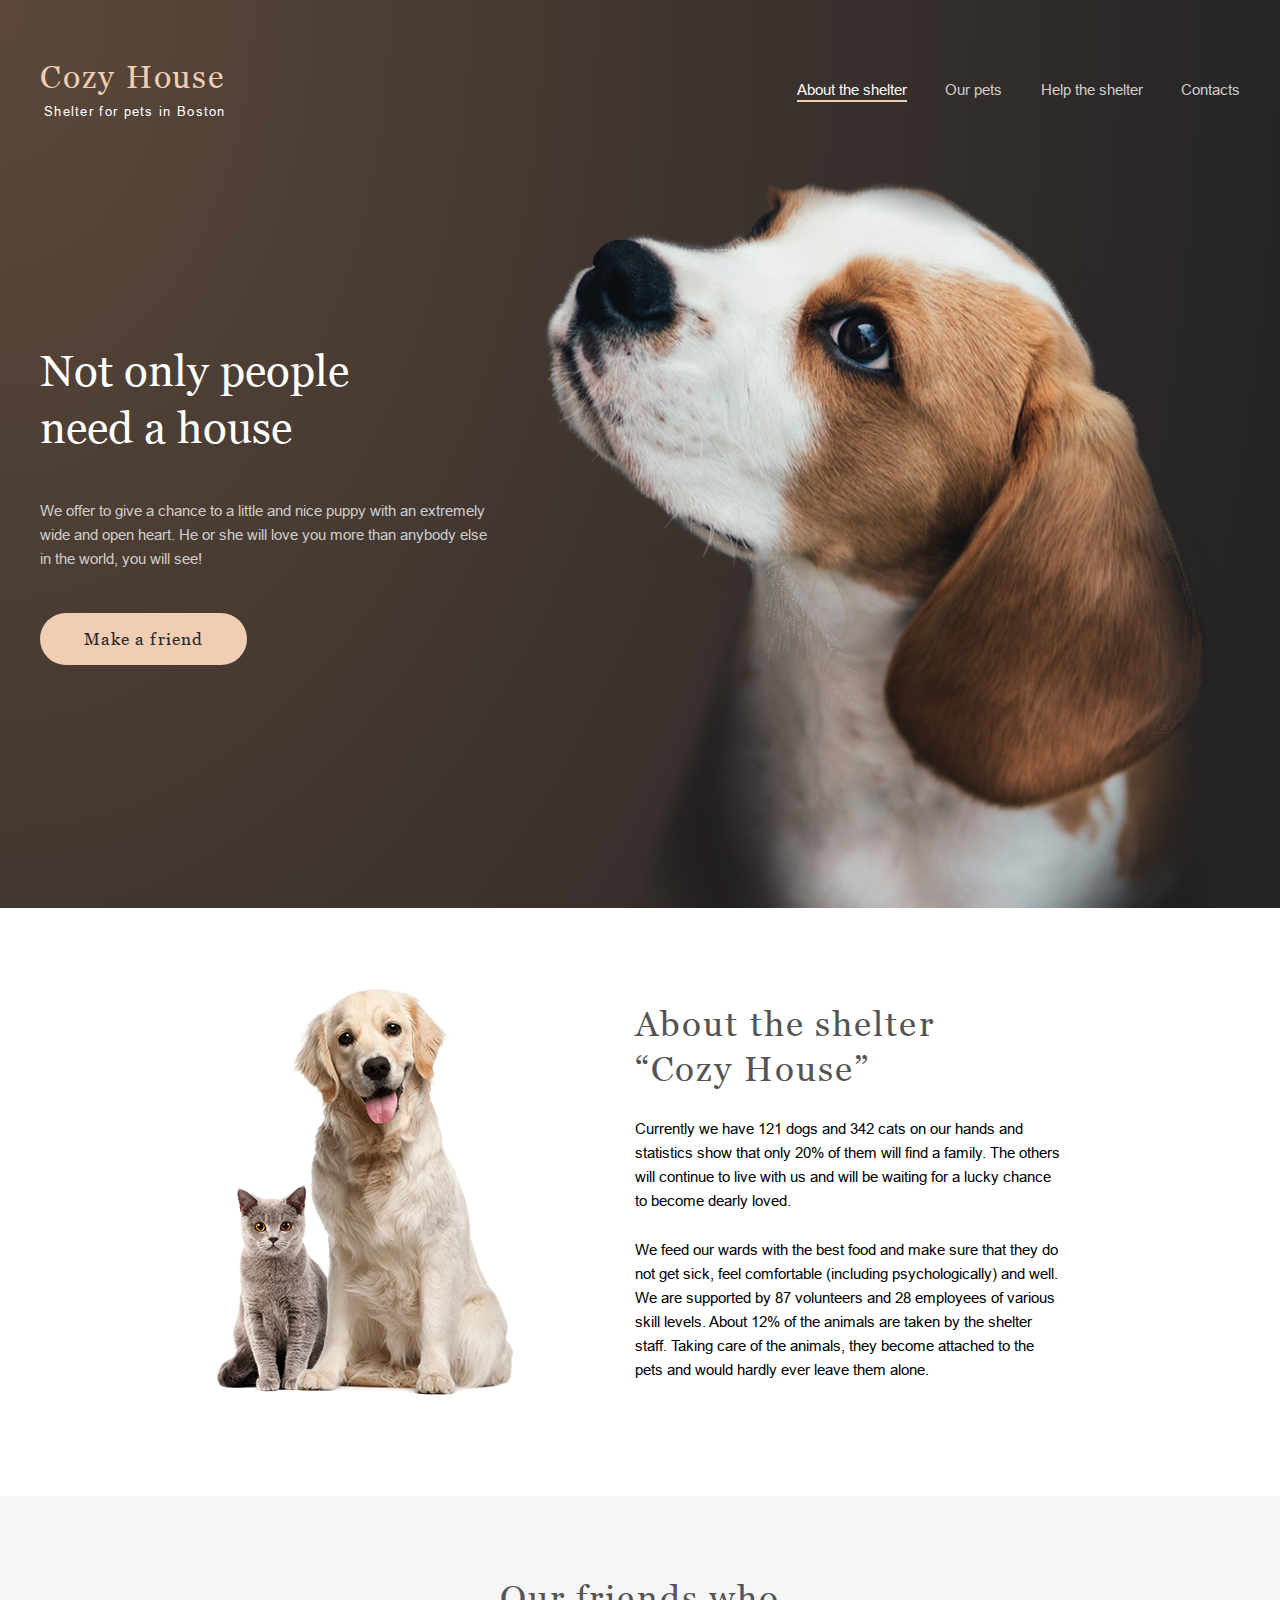
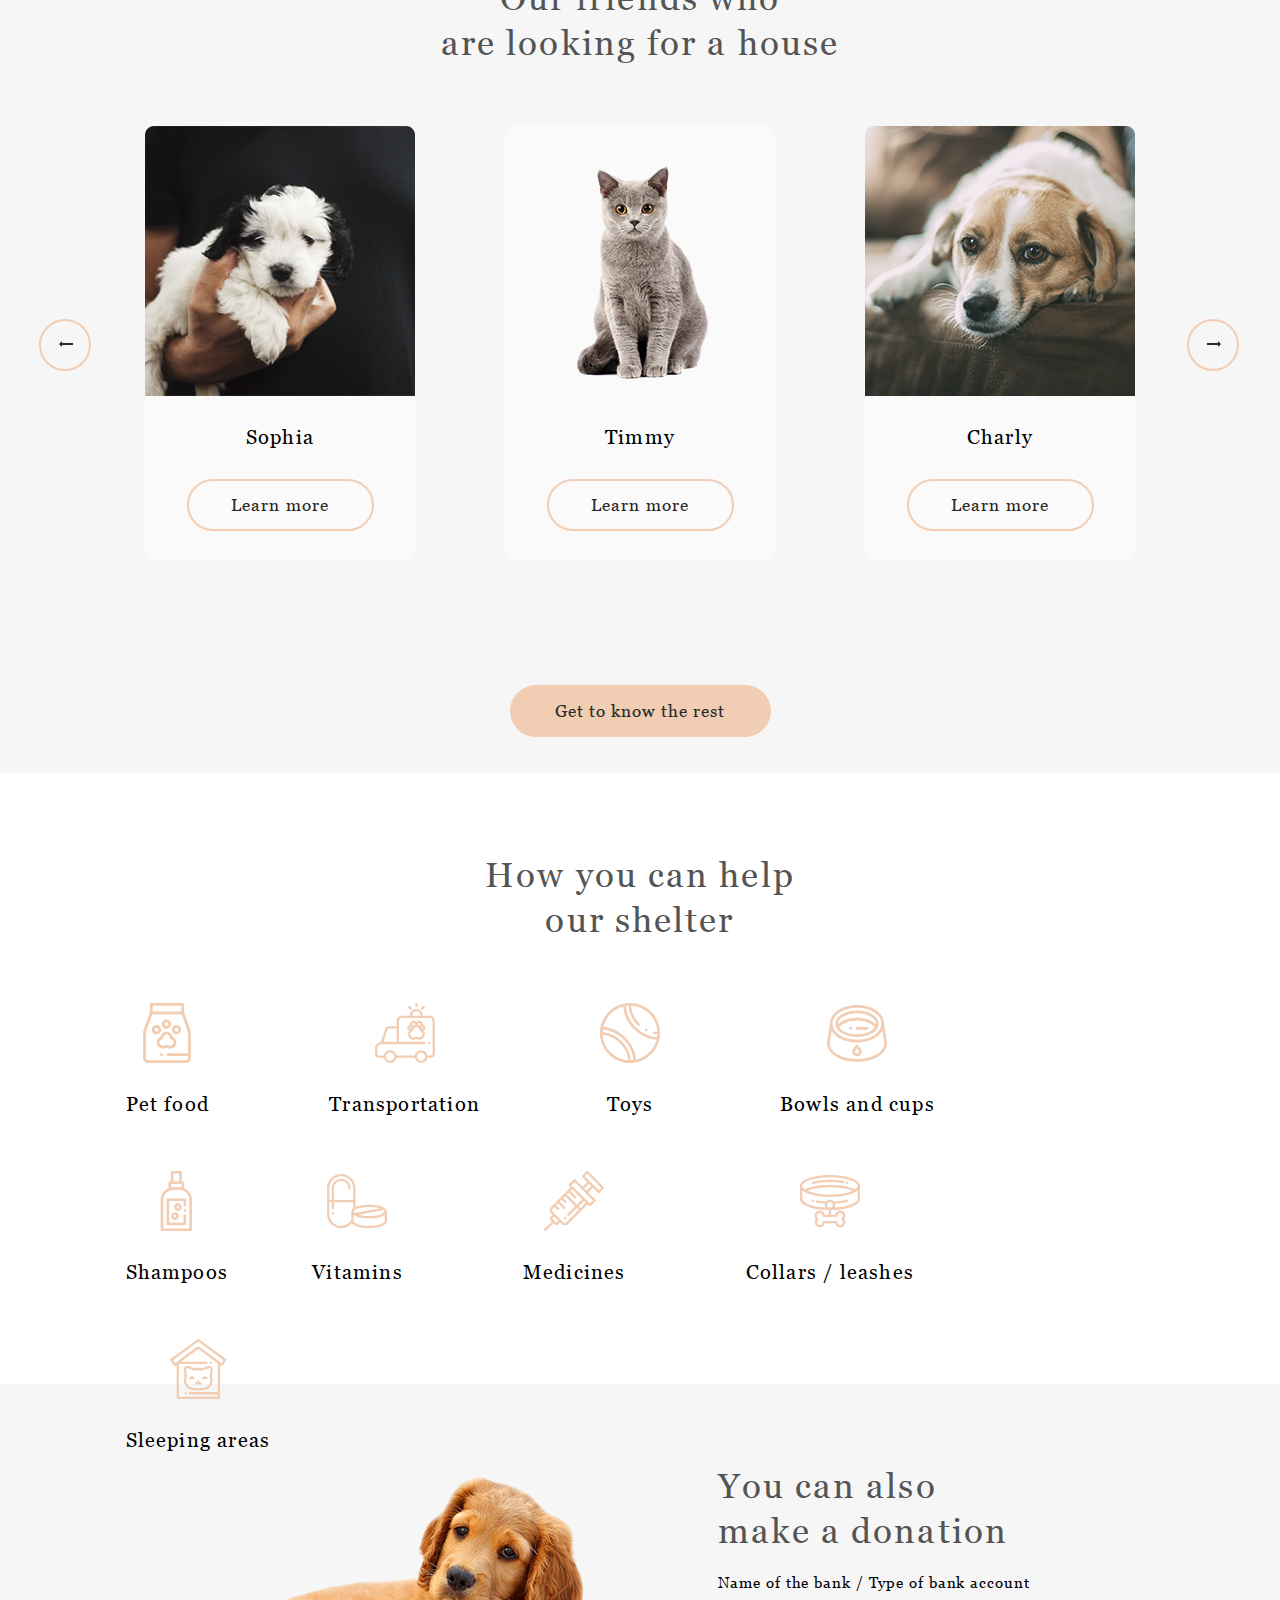
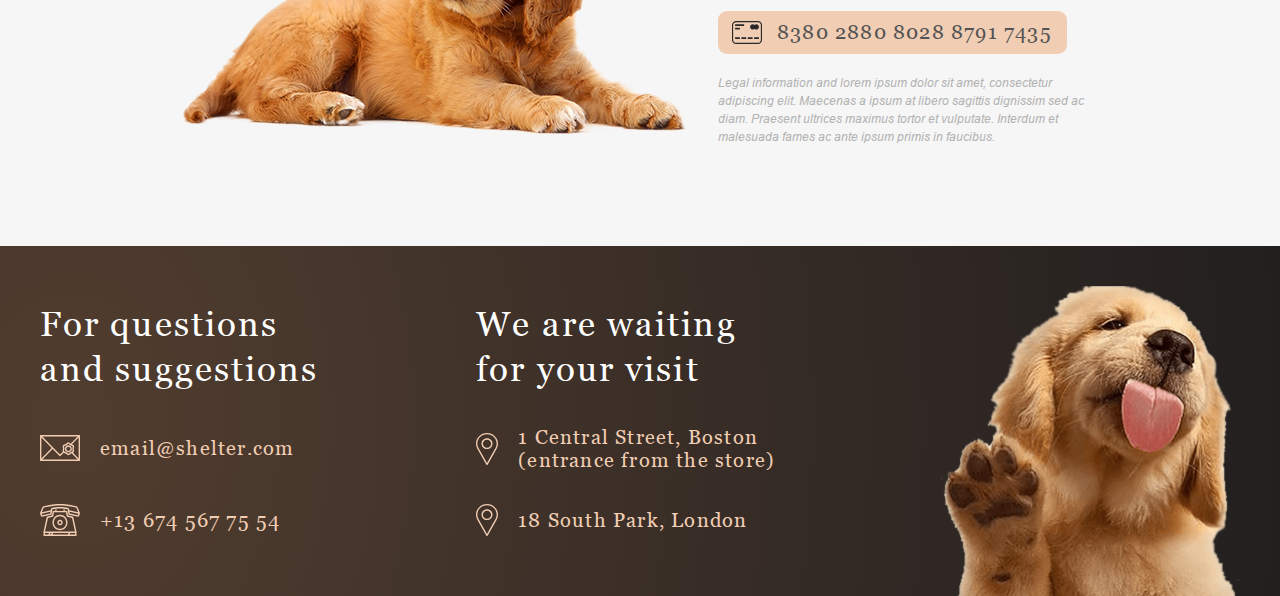
<file: shelter/pages/main/index.html>
<!DOCTYPE html>
<html lang="en">

<head>
   <meta charset="UTF-8">
   <meta http-equiv="X-UA-Compatible" content="IE=edge">
   <meta name="viewport" content="width=device-width, initial-scale=1.0">
   <link rel="stylesheet" href="style.css">
   <title>Shelter</title>
</head>

<body>
   <div class="wrapper">
      <header class="header">
         <div class="header__container">
            <div class="header__logo logo">
               <div class="logo__item">
                  <h1>Cozy House</h1>
               </div>
               <div class="logo__item">
                  <p>Shelter for pets in Boston</p>
               </div>
            </div>
            <nav class="header__menu menu">
               <ul class="menu__list">
                  <li class="menu__item"><a href="" class="menu__link active">About the shelter</a></li>
                  <li class="menu__item"><a href="../pets/index.html" class="menu__link">Our pets</a></li>
                  <li class="menu__item"><a href="#help-nav" class="menu__link">Help the shelter</a></li>
                  <li class="menu__item"><a href="#contacts-nav" class="menu__link">Contacts</a></li>
               </ul>
            </nav>
            <div class="header__icon">
               <span></span>
            </div>
         </div>
         <div id="header__back"></div>
      </header>
      <main class="main">
         <div class="start-screen">
            <div class="start-screen__container">
               <div class="start-screen__content content">
                  <div class="content__heading">
                     <h2>Not only people<br> need a house</h2>
                  </div>
                  <div class="content__text text">
                     <p>We offer to give a chance to a little and nice puppy with an extremely wide and open heart. He
                        or she will love you more than anybody else in the world, you will see!</p>
                  </div>
                  <div class="content__button button">
                     <a href="#not-only-nav">
                        <button>Make a friend</button>
                     </a>
                  </div>
               </div>
               <div class="start-screen__image">
                  <img src="../../assets/images/start-screen-puppy.png" alt="puppy">
               </div>
            </div>
         </div>
         <div class="about">
            <div class="about__container">
               <div class="about__image">
                  <img src="../../assets/images/about-pets.jpg" alt="">
               </div>
               <div class="about__info info">
                  <div class="info__title">
                     <h3>About the shelter<br> “Cozy House”</h3>
                  </div>
                  <div class="info__text text">
                     <p>Currently we have 121 dogs and 342 cats on our hands and statistics show that only 20% of them
                        will find a family. The others will continue to live with us and will be waiting for a lucky
                        chance to become dearly loved.</p>
                     <p>We feed our wards with the best food and make sure that they do not get sick, feel comfortable
                        (including psychologically) and well. We are supported by 87 volunteers and 28 employees of
                        various skill levels. About 12% of the animals are taken by the shelter staff. Taking care of
                        the animals, they become attached to the pets and would hardly ever leave them alone.</p>
                  </div>
               </div>
            </div>
         </div>
         <div class="not-only" id="not-only-nav">
            <div class="not-only__container">
               <div class="not-only__title">
                  <h3>Our friends who<br> are looking for a house</h3>
               </div>
               <div class="not-only__slider slider">
                  <div class="slider__wrapper">
                     <div class="slider__inner-wrapper">
                        <div id="item-left">
                           <div class="slider__item item" id="item1">
                              <div class="item__image">
                                 <img src="../../assets/images/pets-katrine.png" class="item__img" alt="katrine">
                              </div>
                              <div class="item__title">
                                 <h4 class="item__ttl">Katrine</h4>
                              </div>
                              <div class="item__button">
                                 <button>Learn more</button>
                              </div>
                           </div>
                           <div class="slider__item item" id="item2">
                              <div class="item__image">
                                 <img src="../../assets/images/pets-jennifer.png" class="item__img" alt="jennifer">
                              </div>
                              <div class="item__title">
                                 <h4 class="item__ttl">Jennifer</h4>
                              </div>
                              <div class="item__button">
                                 <button>Learn more</button>
                              </div>
                           </div>
                           <div class="slider__item item" id="item3">
                              <div class="item__image">
                                 <img src="../../assets/images/pets-woody.png" class="item__img" alt="woody">
                              </div>
                              <div class="item__title">
                                 <h4 class="item__ttl">Woody</h4>
                              </div>
                              <div class="item__button">
                                 <button>Learn more</button>
                              </div>
                           </div>
                        </div>
                        <div id="item-active">
                           <div class="slider__item item" id="item-4">
                              <div class="item__image">
                                 <img src="../../assets/images/pets-sophia.png" class="item__img" alt="sophia">
                              </div>
                              <div class="item__title">
                                 <h4 class="item__ttl">Sophia</h4>
                              </div>
                              <div class="item__button">
                                 <button>Learn more</button>
                              </div>
                           </div>
                           <div class="slider__item item" id="item-5">
                              <div class="item__image">
                                 <img src="../../assets/images/pets-timmy.png" class="item__img" alt="timmy">
                              </div>
                              <div class="item__title">
                                 <h4 class="item__ttl">Timmy</h4>
                              </div>
                              <div class="item__button">
                                 <button>Learn more</button>
                              </div>
                           </div>
                           <div class="slider__item item" id="item-6">
                              <div class="item__image">
                                 <img src="../../assets/images/pets-charly.png" class="item__img" alt="charly">
                              </div>
                              <div class="item__title">
                                 <h4 class="item__ttl">Сharly</h4>
                              </div>
                              <div class="item__button">
                                 <button>Learn more</button>
                              </div>
                           </div>
                        </div>
                        <div id="item-right">
                           <div class="slider__item item" id="item-7">
                              <div class="item__image">
                                 <img src="../../assets/images/pets-scarlet.png" class="item__img" alt="scarlet">
                              </div>
                              <div class="item__title">
                                 <h4 class="item__ttl">Scarlett</h4>
                              </div>
                              <div class="item__button">
                                 <button>Learn more</button>
                              </div>
                           </div>
                           <div class="slider__item item" id="item-8">
                              <div class="item__image">
                                 <img src="../../assets/images/pets-freddie.png" class="item__img" alt="freddie">
                              </div>
                              <div class="item__title">
                                 <h4 class="item__ttl">Freddie</h4>
                              </div>
                              <div class="item__button">
                                 <button>Learn more</button>
                              </div>
                           </div>
                           <div class="slider__item item" id="item-9">
                              <div class="item__image">
                                 <img src="../../assets/images/pets-katrine.png" class="item__img" alt="katrine">
                              </div>
                              <div class="item__title">
                                 <h4 class="item__ttl">Katrine</h4>
                              </div>
                              <div class="item__button">
                                 <button>Learn more</button>
                              </div>
                           </div>
                        </div>
                     </div>
                  </div>
               </div>
               <div class="not-only__button">
                  <a href="../pets/index.html">
                     <button>Get to know the rest</button>
                  </a>
               </div>
               <div class="slider__arrows arrows">
                  <div class="arrows__left">
                     <img src="../../assets/images/svg/Arrowleft.svg" alt="arrows">
                  </div>
                  <div class="arrows__right">
                     <img src="../../assets/images/svg/Arrowrigth.svg" alt="arrows">
                  </div>
               </div>
            </div>
         </div>
         <div class="help" id="help-nav">
            <div class="help__container">
               <div class="help__title">
                  <h3>How you can help<br> our shelter</h3>
               </div>
               <div class="help__needs needs">
                  <div class="needs__element element el-1">
                     <div class="element__image">
                        <img src="../../assets/images/svg/icon-pet-food.svg" alt="pet-food">
                     </div>
                     <div class="element__title">
                        <h4>Pet food</h4>
                     </div>
                  </div>
                  <div class="needs__element element el-2">
                     <div class="element__image">
                        <img src="../../assets/images/svg/icon-transportation.svg" alt="transportation">
                     </div>
                     <div class="element__title">
                        <h4>Transportation</h4>
                     </div>
                  </div>
                  <div class="needs__element element el-3">
                     <div class="element__image">
                        <img src="../../assets/images/svg/icon-toys.svg" alt="toys">
                     </div>
                     <div class="element__title">
                        <h4>Toys</h4>
                     </div>
                  </div>
                  <div class="needs__element element el-4">
                     <div class="element__image">
                        <img src="../../assets/images/svg/icon-bowls-and-cups.svg" alt="bowls-and-cups">
                     </div>
                     <div class="element__title">
                        <h4>Bowls and cups</h4>
                     </div>
                  </div>
                  <div class="needs__element element el-5">
                     <div class="element__image">
                        <img src="../../assets/images/svg/icon-shampoos.svg" alt="shampoos">
                     </div>
                     <div class="element__title">
                        <h4>Shampoos</h4>
                     </div>
                  </div>
                  <div class="needs__element element el-6">
                     <div class="element__image">
                        <img src="../../assets/images/svg/icon-vitamins.svg" alt="vitamins">
                     </div>
                     <div class="element__title">
                        <h4>Vitamins</h4>
                     </div>
                  </div>
                  <div class="needs__element element el-7">
                     <div class="element__image">
                        <img src="../../assets/images/svg/icon-medicines.svg" alt="medicines">
                     </div>
                     <div class="element__title">
                        <h4>Medicines</h4>
                     </div>
                  </div>
                  <div class="needs__element element el-8">
                     <div class="element__image">
                        <img src="../../assets/images/svg/icon-collars-leashes.svg" alt="collars-leashes">
                     </div>
                     <div class="element__title">
                        <h4>Collars / leashes</h4>
                     </div>
                  </div>
                  <div class="needs__element element el-9">
                     <div class="element__image">
                        <img src="../../assets/images/svg/icon-sleeping-area.svg" alt="sleeping-area">
                     </div>
                     <div class="element__title">
                        <h4>Sleeping areas</h4>
                     </div>
                  </div>
               </div>
            </div>
         </div>
         <div class="in-addition">
            <div class="in-addition__container">
               <div class="in-addition__image">
                  <img src="../../assets/images/donation-dog.png" alt="donation-dog">
               </div>
               <div class="in-addition__donation donation">
                  <div class="donation__title">
                     <h3>You can also<br> make a donation</h3>
                  </div>
                  <div class="donation__bank-name-info">
                     <p>Name of the bank / Type of bank account</p>
                  </div>
                  <div class="donation__card card">
                     <a href="" class="card__link">
                        <div class="card__image">
                           <img src="../../assets/images/svg/credit-card.svg" alt="credit-card">
                        </div>
                        <div class="card__number">
                           <p>8380 2880 8028 8791 7435</p>
                        </div>
                     </a>
                  </div>
                  <div class="donation__info">
                     <p>Legal information and lorem ipsum dolor sit amet, consectetur adipiscing elit. Maecenas a ipsum
                        at libero sagittis dignissim sed ac diam. Praesent ultrices maximus tortor et vulputate.
                        Interdum et malesuada fames ac ante ipsum primis in faucibus.</p>
                  </div>
               </div>
            </div>
         </div>
      </main>
      <footer class="footer" id="contacts-nav">
         <div class="footer__container">
            <div class="footer__contacts contacts">
               <div class="contacts__title">
                  <h3 class="title-var1">For questions<br> and suggestions</h3>
                  <h3 class="title-var2">For questions and<br> suggestions</h3>
               </div>
               <div class="contacts__contact contact">
                  <div class="contact__image">
                     <a href="mailto:email@shelter.com"><img src="../../assets/images/svg/icon-email.svg"
                           alt="email"></a>
                  </div>
                  <div class="contact__text">
                     <a href="mailto:email@shelter.com">email@shelter.com</a>
                  </div>
               </div>
               <div class="contacts__contact contact">
                  <div class="contact__image">
                     <a href="tel:+136745677554"><img src="../../assets/images/svg/icon-phone.svg" alt="phone"></a>
                  </div>
                  <div class="contact__text">
                     <a href="tel:+136745677554">+13 674 567 75 54</a>
                  </div>
               </div>
            </div>
            <div class="footer__contacts contacts right">
               <div class="contacts__title right">
                  <h3 class="title-var1">We are waiting<br> for your visit</h3>
                  <h3 class="title-var2">We are waiting for<br> your visit</h3>
               </div>
               <div class="contacts__contact contact right">
                  <div class="contact__image">
                     <a href="https://goo.gl/maps/ai2jLt7f7HfxEYaj6" target="_blank"><img
                           src="../../assets/images/svg/icon-marker.svg" alt="marker"></a>
                  </div>
                  <div class="contact__text">
                     <a href="https://goo.gl/maps/ai2jLt7f7HfxEYaj6" target="_blank">1 Central Street, Boston<br>
                        (entrance from the store)</a>
                  </div>
               </div>
               <div class="contacts__contact contact right">
                  <div class="contact__image">
                     <a href="https://goo.gl/maps/2Gmq5BNG8S5rNcd96" target="_blank"><img
                           src="../../assets/images/svg/icon-marker.svg" alt="marker"></a>
                  </div>
                  <div class="contact__text">
                     <a href="https://goo.gl/maps/2Gmq5BNG8S5rNcd96" target="_blank">18 South Park, London</a>
                  </div>
               </div>
            </div>
            <div class="footer__image">
               <img src="../../assets/images/footer-puppy.png" alt="footer-puppy">
            </div>
         </div>
      </footer>
   </div>
   <div id="popup" class="popup">
      <div class="popup__body">
         <div class="popup__content">
            <a href="" class="popup__close close-popup">
               <img src="../../assets/images/svg/Vector.svg" alt="close">
            </a>
            <div class="popup__image">
               <img src="../../assets/images/pets-jennifer.png" alt="jennifer">

            </div>
            <div class="popup__data">
               <div class="popup__title">Jennifer</div>
               <div class="popup__subtitle">
                  <div class="type">Doge - </div>
                  <div class="breed">Labrador</div>
               </div>
               <div class="popup__description">
                  <p>Jennifer is a sweet 2 months old Labrador that is patiently waiting to find a new forever home.
                     This girl really enjoys being able to go outside to run and play, but won't hesitate to play up a
                     storm in the house if she has all of her favorite toys.</p>
               </div>
               <div class="popup__list">

                  <ul class="ul">
                     <li>
                        <b>Age:</b>
                        <p> 2 months</p>
                     </li>
                     <li>
                        <b>Inoculations:</b>
                        <p>none</p>
                     </li>
                     <li>
                        <b>Diseases:</b>
                        <p>none</p>
                     </li>
                     <li>
                        <b>Parasites:</b>
                        <p>none</p>
                     </li>
                  </ul>

               </div>


            </div>
         </div>
      </div>
   </div>
   <script src="index.js"></script>
</body>

</html>
</file>
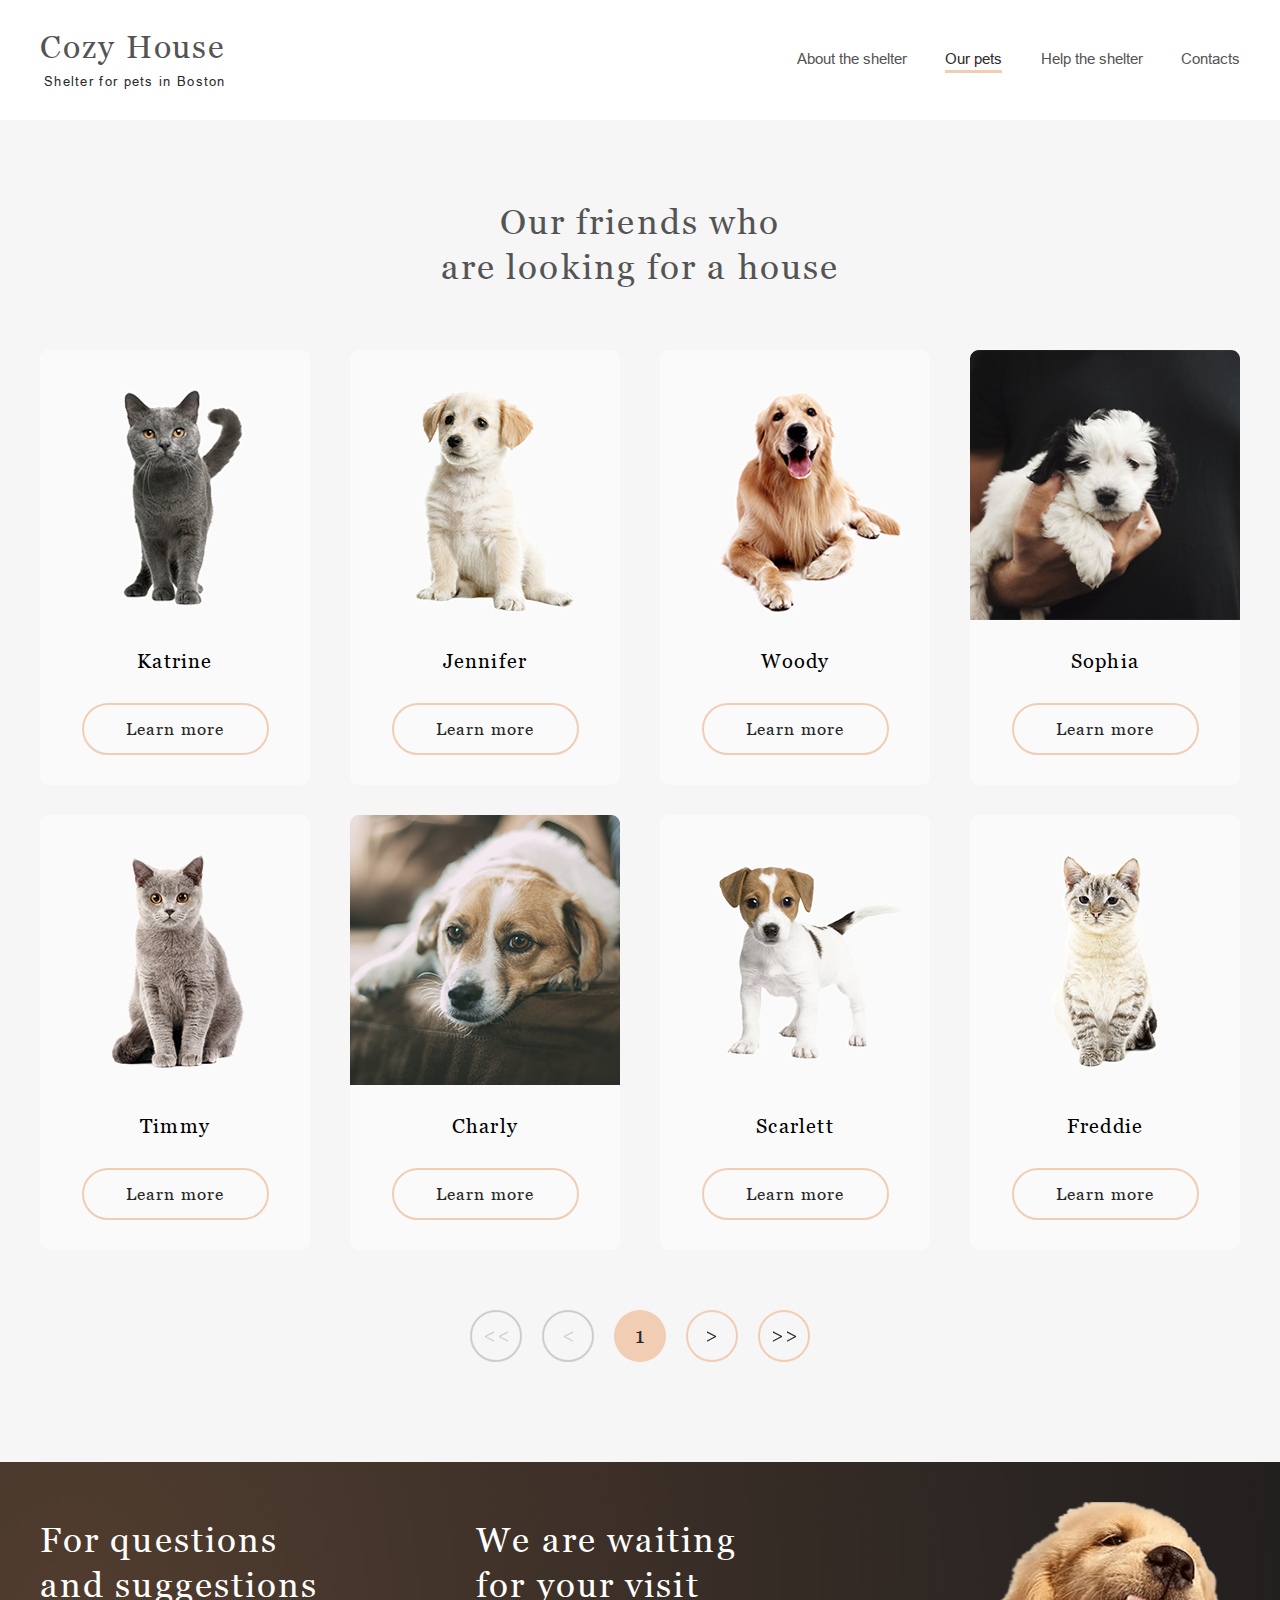
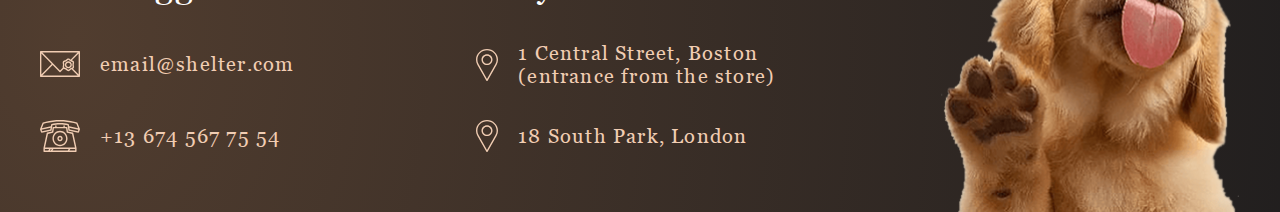
<file: shelter/pages/pets/index.html>
<!DOCTYPE html>
<html lang="en">

<head>
   <meta charset="UTF-8">
   <meta http-equiv="X-UA-Compatible" content="IE=edge">
   <meta name="viewport" content="width=device-width, initial-scale=1.0">
   <link rel="stylesheet" href="style.css">
   <title>Our pets</title>
</head>

<body>
   <div class="wrapper">
      <header class="header">
         <div class="header__container">
            <div class="header__logo logo">
               <a href="../main/index.html">
                  <div class="logo__item">
                     <h1>Cozy House</h1>
                  </div>
                  <div class="logo__item">
                     <p>Shelter for pets in Boston</p>
                  </div>
               </a>
            </div>
            <nav class="header__menu menu">
               <ul class="menu__list">
                  <li class="menu__item"><a href="../main/index.html" class="menu__link">About the shelter</a></li>
                  <li class="menu__item"><a href="" class="menu__link active">Our pets</a></li>
                  <li class="menu__item"><a href="../main/index.html#help-nav" class="menu__link">Help the shelter</a>
                  </li>
                  <li class="menu__item"><a href="#contacts-nav" class="menu__link">Contacts</a></li>
               </ul>
            </nav>
            <div class="header__icon">
               <span></span>
            </div>
         </div>
         <div id="header__back"></div>
      </header>
      <main class="main">
         <div class="not-only" id="not-only-nav">
            <div class="not-only__container">
               <div class="not-only__title">
                  <h3>Our friends who<br> are looking for a house</h3>
               </div>
               <div class="not-only__slider slider">
                  <div class="slider__item item" id="item-1">
                     <div class="item__image">
                        <img src="../../assets/images/pets-katrine.png" alt="katrine">
                     </div>
                     <div class="item__title">
                        <h4>Katrine</h4>
                     </div>
                     <div class="item__button">
                        <button>Learn more</button>
                     </div>
                  </div>
                  <div class="slider__item item" id="item-2">
                     <div class="item__image">
                        <img src="../../assets/images/pets-jennifer.png" alt="jennifer">
                     </div>
                     <div class="item__title">
                        <h4>Jennifer</h4>
                     </div>
                     <div class="item__button">
                        <button>Learn more</button>
                     </div>
                  </div>
                  <div class="slider__item item" id="item-3">
                     <div class="item__image">
                        <img src="../../assets/images/pets-woody.png" alt="woody">
                     </div>
                     <div class="item__title">
                        <h4>Woody</h4>
                     </div>
                     <div class="item__button">
                        <button>Learn more</button>
                     </div>
                  </div>
                  <div class="slider__item item" id="item-4">
                     <div class="item__image">
                        <img src="../../assets/images/pets-sophia.png" alt="sophia">
                     </div>
                     <div class="item__title">
                        <h4>Sophia</h4>
                     </div>
                     <div class="item__button">
                        <button>Learn more</button>
                     </div>
                  </div>
                  <div class="slider__item item" id="item-5">
                     <div class="item__image">
                        <img src="../../assets/images/pets-timmy.png" alt="timmy">
                     </div>
                     <div class="item__title">
                        <h4>Timmy</h4>
                     </div>
                     <div class="item__button">
                        <button>Learn more</button>
                     </div>
                  </div>
                  <div class="slider__item item" id="item-6">
                     <div class="item__image">
                        <img src="../../assets/images/pets-charly.png" alt="charly">
                     </div>
                     <div class="item__title">
                        <h4>Сharly</h4>
                     </div>
                     <div class="item__button">
                        <button>Learn more</button>
                     </div>
                  </div>
                  <div class="slider__item item" id="item-7">
                     <div class="item__image">
                        <img src="../../assets/images/pets-scarlet.png" alt="scarlett">
                     </div>
                     <div class="item__title">
                        <h4>Scarlett</h4>
                     </div>
                     <div class="item__button">
                        <button>Learn more</button>
                     </div>
                  </div>
                  <div class="slider__item item" id="item-8">
                     <div class="item__image">
                        <img src="../../assets/images/pets-freddie.png" alt="freddie">
                     </div>
                     <div class="item__title">
                        <h4>Freddie</h4>
                     </div>
                     <div class="item__button">
                        <button>Learn more</button>
                     </div>
                  </div>
               </div>

               <div class="slider__arrows arrows">
                  <div class="arrows__left">
                     <img src="../../assets/images/svg/arrow-left-start.svg" alt="arrows">
                  </div>
                  <div class="arrows__left-start">
                     <img src="../../assets/images/svg/arrow-left.svg" alt="arrows">
                  </div>
                  <div class="not-only__button">
                     <button>1</button>
                  </div>
                  <div class="arrows__right">
                     <img src="../../assets/images/svg/arrow-rigth.svg" alt="arrows">
                  </div>
                  <div class="arrows__right-finish">
                     <img src="../../assets/images/svg/arrow-rigth-finish.svg" alt="arrows">
                  </div>
               </div>
            </div>
         </div>
      </main>
      <footer class="footer" id="contacts-nav">
         <div class="footer__container">
            <div class="footer__contacts contacts">
               <div class="contacts__title">
                  <h3 class="title-var1">For questions<br> and suggestions</h3>
                  <h3 class="title-var2">For questions and<br> suggestions</h3>
               </div>
               <div class="contacts__contact contact">
                  <div class="contact__image">
                     <a href="mailto:email@shelter.com"><img src="../../assets/images/svg/icon-email.svg"
                           alt="email"></a>
                  </div>
                  <div class="contact__text">
                     <a href="mailto:email@shelter.com">email@shelter.com</a>
                  </div>
               </div>
               <div class="contacts__contact contact">
                  <div class="contact__image">
                     <a href="tel:+136745677554"><img src="../../assets/images/svg/icon-phone.svg" alt="phone"></a>
                  </div>
                  <div class="contact__text">
                     <a href="tel:+136745677554">+13 674 567 75 54</a>
                  </div>
               </div>
            </div>
            <div class="footer__contacts contacts right">
               <div class="contacts__title right">
                  <h3 class="title-var1">We are waiting<br> for your visit</h3>
                  <h3 class="title-var2">We are waiting for<br> your visit</h3>
               </div>
               <div class="contacts__contact contact right">
                  <div class="contact__image">
                     <a href="https://goo.gl/maps/ai2jLt7f7HfxEYaj6" target="_blank"><img
                           src="../../assets/images/svg/icon-marker.svg" alt="marker"></a>
                  </div>
                  <div class="contact__text">
                     <a href="https://goo.gl/maps/ai2jLt7f7HfxEYaj6" target="_blank">1 Central Street, Boston<br>
                        (entrance from the store)</a>
                  </div>
               </div>
               <div class="contacts__contact contact right">
                  <div class="contact__image">
                     <a href="https://goo.gl/maps/2Gmq5BNG8S5rNcd96" target="_blank"><img
                           src="../../assets/images/svg/icon-marker.svg" alt="marker"></a>
                  </div>
                  <div class="contact__text">
                     <a href="https://goo.gl/maps/2Gmq5BNG8S5rNcd96" target="_blank">18 South Park, London</a>
                  </div>
               </div>
            </div>
            <div class="footer__image">
               <img src="../../assets/images/footer-puppy.png" alt="footer-puppy">
            </div>
         </div>
      </footer>
   </div>
   <div id="popup" class="popup">
      <div class="popup__body">
         <div class="popup__content">
            <a href="" class="popup__close close-popup">
               <img src="../../assets/images/svg/Vector.svg" alt="close">
            </a>
            <div class="popup__image">
               <img src="../../assets/images/pets-jennifer.png" class='popup-img' alt="jennifer">

            </div>
            <div class="popup__data">
               <div class="popup__title">Jennifer</div>
               <div class="popup__subtitle">
                  <div class="type">Doge - </div>
                  <div class="breed">Labrador</div>
               </div>
               <div class="popup__description">
                  <p>Jennifer is a sweet 2 months old Labrador that is patiently waiting to find a new forever home.
                     This girl really enjoys being able to go outside to run and play, but won't hesitate to play up a
                     storm in the house if she has all of her favorite toys.</p>
               </div>
               <div class="popup__list">

                  <ul class="ul">
                     <li>
                        <b>Age:</b>
                        <p class="age"> 2 months</p>
                     </li>
                     <li>
                        <b>Inoculations:</b>
                        <p class="inoculations">none</p>
                     </li>
                     <li>
                        <b>Diseases:</b>
                        <p class="diseases">none</p>
                     </li>
                     <li>
                        <b>Parasites:</b>
                        <p class="parasites">none</p>
                     </li>
                  </ul>

               </div>


            </div>
         </div>
      </div>
   </div>
   <script src="index.js"></script>
</body>

</html>
</file>
<file: portfolio/style.css>
/*!Обнуление*/
* {
   padding: 0;
   margin: 0;
   border: 0;
}

*,
*:before,
*:after {
   -moz-box-sizing: border-box;
   -webkit-box-sizing: border-box;
   box-sizing: border-box;
}

:focus,
:active {
   outline: none;
}

a:focus,
a:active {
   outline: none;
}

nav,
footer,
header,
aside {
   display: block;
}

html,
body {
   height: 100%;
   width: 100%;
   font-size: 100%;
   line-height: 1;
   font-size: 14px;
   -ms-text-size-adjust: 100%;
   -moz-text-size-adjust: 100%;
   -webkit-text-size-adjust: 100%;
}

input,
button,
textarea {
   font-family: inherit;
}

input::-ms-clear {
   display: none;
}

button {
   cursor: pointer;
}

button::-moz-focus-inner {
   padding: 0;
   border: 0;
}

a,
a:visited {
   text-decoration: none;
}

a:hover {
   text-decoration: none;
}

ul li {
   list-style: none;
}

img {
   vertical-align: top;
}

h1,
h2,
h3,
h4,
h5,
h6 {
   font-size: inherit;
   font-weight: 400;
}

/*!------------Конец обнуления-------------*/

html {
   scroll-behavior: smooth;
}

.wrapper {
   min-height: 100%;
   overflow: hidden;
   background-color: #000000;
   transition: 0.3s;
}

.container {
   max-width: 1440px;
   margin: 0px auto;
   border: 1px solid transparent;
   transition: 0.3s;
   background-color: #000000;
}

body {
   font-family: Inter;
   color: #ffffff;
}

a {
   color: #FFFFFF;
}

.text {
   font-size: 20px;
   line-height: 40px;
}

.button {
   cursor: pointer;
   transition: 0.5s;
}

.button:hover {
   transition: 0.5s;
   transform: scale(1.02);
   color: #FFFFFF;
}

button:hover {
   color: #FFFFFF;
   transition: 0.3s;
}

button {
   width: 220px;
   height: 55px;
   background-color: #BDAE82;
   font-family: Inter;
   font-size: 20px;
   font-weight: 400;
   line-height: 40px;
   letter-spacing: 0em;
   text-align: center;
   transition: 0.3s;
}

/*!--------------------Header----------------------------*/

.header {
   width: 100%;
}

.header__conteiner {
   display: flex;
   justify-content: space-between;
   height: 90px;
   align-items: center;
   background: url('assets/img/bg.jpg');
   background-repeat: no-repeat;
   background-position: center 0;
}

.header__logo {
   margin-left: 20px;
   width: 58px;
   height: 50px;
   background-image: url('assets/svg/logo.svg');
   background-size: 50px 50px;
   background-repeat: no-repeat;
   transition: 0.3s;
   cursor: pointer;
}

.header__switch {
   width: 45px;
   height: 45px;
   background-image: url('assets/svg/carbonsun.svg');
   background-size: 45px 45px;
   background-repeat: no-repeat;
   transition: 0.3s;
   cursor: pointer;
   margin-right: 21px;
}

.switch-light {
   background-image: url('assets/svg/moon.svg');
   transition: 0.3s;
}

.header__logo:hover,
.header__switch:hover {
   filter: invert(26%) sepia(15%) saturate(638%) hue-rotate(7deg) brightness(92%) contrast(87%);
}

.header__menu {
   padding-left: calc(100% - 815px);
}

.menu__list {
   display: flex;

}

.menu__item {
   margin-right: 30px;
}

.menu__link {
   font-size: 20px;
   line-height: 50px;
}

.menu__link:hover {
   color: #BDAE82;
}

.header__lang {
   display: flex;
   justify-content: space-between;
   width: 70px;
   margin-right: 20px;
   gap: 8px;
}

.header__lang span {
   display: inline-block;
   font-size: 20px;
   line-height: 50px;
   /*margin-right: 8px;*/
   font-weight: 700;
}

/*
#english {
   color: #BDAE82;
}
*/

.lang-active {
   color: #BDAE82;
}

#english:hover,
#russian:hover {
   color: #BDAE82;
   cursor: pointer;
   transition: 0.3s;
}

.header__icon {
   display: none;
}

#header__back {
   display: none;
}

/*!------------Titles-----------*/

.title {
   font-family: Merriweather;
   font-size: 40px;
   font-weight: 700;
   line-height: 80px;
   color: #BDAE82;
   text-align: center;
   padding-top: 100px;
   background-image: linear-gradient(to top, #000 39px, #bdae82 39px, #bdae82 41px, #000 41px);
}

.title h2 {
   display: inline-block;
   background-color: black;
   padding-left: 20px;
   padding-right: 20px;
}

.title__container {
   width: 49%;
   position: relative;
   margin: 0px auto;
   overflow-x: hidden;
}


/*!--------------------Hero--------------------------*/

.hero__container {
   background-image: url('assets/img/bg.jpg');
   background-position: center -90px;
   background-repeat: no-repeat;
   height: 820px;
}

.hero__body {
   width: 500px;
}

.hero__body h1 {
   font-family: Merriweather;
   font-weight: 700;
   font-size: 60px;
   line-height: 120px;
}

.hero__body {
   margin: 160px 0px 0px 80px;
}

.hero__text p {
   font-size: 20px;
   line-height: 40px;
   font-weight: 400;
   margin-top: 10px;
}

.hero__button {
   margin-top: 25px;
}

/*!------------------ Skills ---------------------*/

.skills__container {
   background-color: #000000;
   height: 482px;
}

.skills__items {
   display: flex;
   margin-top: 60px;
   justify-content: space-between;
}

.skills__item {
   flex-basis: 320px;
   margin-right: 20px;
   margin-left: 20px;
}

.item__img img {
   display: block;
   margin: 0px auto;
}

.item__title {
   margin-top: 50px;
   margin-bottom: 20px;
}

.item__title h4 {
   font-weight: 700;
   text-align: center;
}

.item__text {
   font-size: 18px;
   line-height: 36px;
   text-align: center;
}

/*!----------Portfolio--------------*/

.portfolio__container {
   height: 1500px;
}

.portfolio__buttons {
   display: flex;
   margin: 60px auto;
   max-width: 900px;
   flex-wrap: wrap;
}

.portfolio__button {
   border: 2px solid #BDAE82;
   background: #000000;
   color: #BDAE82;
   margin-right: 5px;
   position: relative;
}

.button-active {
   background-color: #BDAE82;
   color: #000;
}

.portfolio__gallery {
   display: flex;
   flex-direction: column;
   gap: 25px;
   width: 1400px;
   margin: 60px auto 0px auto;
}

.gallery__row {
   display: flex;
   /* flex-wrap: wrap;*/
}

.gallery__image {
   margin-right: 25px;
}

/*!----------------Video-----------------*/

.video__container {
   height: 945px;
}

.video__player {
   max-width: 1400px;
   margin: 60px auto 0px auto;
   position: relative;
   display: flex;
   justify-content: center;
   align-items: center;
}

.video__image {
   width: 1440px;
   height: 705px;
   background: url(assets/img/video-player.jpg);
   background-repeat: no-repeat;
}

.video__button {
   position: absolute;
   cursor: pointer;
   width: 130px;
   height: 130px;
   transition: 0.3s;
   background: url('assets/svg/Play_hover.svg');
   background-repeat: no-repeat;
}

.video__button:hover {
   filter: invert(26%) sepia(15%) saturate(638%) hue-rotate(7deg) brightness(92%) contrast(87%);
   transition: 0.3s;
}

/*!-------------------Price------------------*/

.price__container {
   height: 845px;
}

.price__levels {
   display: flex;
   justify-content: space-between;
   width: 1400px;
   margin: 60px auto 0px auto;
}

.levels__card {
   width: 450px;
   height: 505px;
   display: flex;
   flex-direction: column;
   border: 2px solid #BDAE82;
}

.card__title {
   margin-top: 43px;
   margin-bottom: 20px;
}

.card__title h5 {
   font-family: Merriweather, sans-serif;
   font-size: 28px;
   font-weight: 700;
   line-height: 56px;
   text-align: center;
}

.card__cost p {
   font-family: Merriweather, sans-serif;
   font-size: 24px;
   font-weight: 700;
   line-height: 48px;
   text-align: center;
   color: #BDAE82;
   margin-bottom: 20px;
}

.card__text p {
   font-family: Inter, sans-serif;
   font-size: 18px;
   line-height: 36px;
   font-weight: 400;
   text-align: center;
   color: #FFFFFF;
}

.card__button {
   width: 220px;
   height: 55px;
   border: 2px solid #BDAE82;
   position: relative;
   margin: 40px auto 43px auto;
}

.order__text {
   position: absolute;
   top: 6px;
   left: 39px;
}

/*!----------Contacts----------------*/

.contacts__container {
   height: 700px;
   background: url('assets/img/contacts.jpg');
   background-size: auto 700px;
   background-position: center center;
   position: relative;
}

.contacts__form {
   position: absolute;
   top: 60px;
   right: 20px;
   width: 450px;
   height: 445px;
}

.form__title h2 {
   font-family: Merriweather, sans-serif;
   font-size: 40px;
   line-height: 80px;
   font-weight: 700;
   color: #BDAE82;
   text-align: left;
   margin-bottom: 40px;
}

input {
   background-color: transparent;
   border: 2px solid #BDAE82;
   width: 450px;
   height: 50px;
   margin-bottom: 20px;
}

textarea {
   width: 450px;
   height: 100px;
   background-color: transparent;
   border: 2px solid #BDAE82;
   resize: none;
   margin-bottom: 28px;
}

input::placeholder {
   font-family: inherit;
   color: #bdae82;
   font-size: 20px;
   line-height: 40px;
   padding-top: 5px;
   padding-left: 20px;
}

textarea::placeholder {
   font-family: inherit;
   color: #bdae82;
   font-size: 20px;
   line-height: 40px;
   padding-top: 5px;
   padding-left: 20px;
}

/*!--------------Footer----------------*/

.footer__body {
   display: flex;
   max-width: 1400px;
   height: 150px;
   margin: 0px auto;
   justify-content: space-between;
   align-items: center;
   background-color: #000;
}

.footer__item p,
a {
   font-family: Inter, sans-serif;
   font-size: 20px;
   font-weight: 400;
   line-height: 50px;
   transition: 0.3s;
}

.footer__item a:hover {
   color: #BDAE82;
   transition: 0.3s;
}

.item__copyright {
   display: flex;
}

.copyright__copyright,
.copyright__year {
   margin-right: 20px;
}

.copyright__github-link {
   margin-right: 13px;
}

.item__socials {
   display: flex;
   width: 188px;
   justify-content: space-between;
}

.socials-icon {
   background-size: contain;
   background-repeat: no-repeat;
   transition: 0.3s;
   width: 32px;
   height: 32px;
   cursor: pointer;
}

.socials__inst {
   background-image: url('assets/svg/inst.svg');
}

.socials__fb {
   background-image: url('assets/svg/fb.svg');
}

.socials__twitter {
   background-image: url('assets/svg/tw.svg');
}

.socials__pinterest {
   background-image: url('assets/svg/pinterest.svg');
}

.socials-icon:hover {
   filter: invert(26%) sepia(15%) saturate(638%) hue-rotate(7deg) brightness(92%) contrast(87%);
   transform: scale(1.2);
}

/*!------------Adaptive----------------*/
/*!------------Adaptive----------------*/
/*!------------Adaptive----------------*/

@media (max-width: 1400px) {

   /*!-------------Portfolio---------*/

   .portfolio__container {
      height: 3870px;
   }

   .portfolio__buttons {
      flex-wrap: wrap;
      margin: 50px auto;
      width: 445px;
      gap: 5px;
   }

   .portfolio__button {
      margin-right: 0px;
   }

   .portfolio__gallery {
      flex-direction: column;
      width: 450px;
   }

   .gallery__row {
      flex-direction: column;
      gap: 25px;
   }

   /*!-------------------Price------------------*/

   .price__container {
      height: 1905px;
   }

   .price__levels {
      flex-direction: column;
      align-items: center;
      width: 100%;
      margin: 50px auto 50px auto;
      gap: 50px;
   }

   .levels__card {
      width: 420px;
   }

}

/*!----------------------------------*/
/*!----------------------------------*/
/*!----------------------------------*/

@media (max-width: 768px) {

   /*!--------------------Header----------------------------*/

   .header__logo {
      margin-left: 60px;
   }

   .header__conteiner {
      display: flex;
      justify-content: space-between;
      background-size: auto 620px;
      background-position: -5px -30px;
   }

   .header__lang {
      position: absolute;
      right: 220px;
      margin-right: 0px;
      transition: 0.5s;
   }

   #header__back {
      display: block;
   }

   #header__back._active {
      display: block;
      position: absolute;
      top: -90px;
      z-index: 8;
      width: 100%;
      height: 100vh;
      background-color: rgba(0, 0, 0, 0.6);
      transition: 0.5s;
   }

   .header__switch {
      position: absolute;
      right: 144px;
      margin-right: 0;
      transition: 0.5s;
   }

   /*!--------------------Menu-----------------*/

   .header__menu {
      margin: 0px;
   }

   .header__icon {
      z-index: 15;
      display: block;
      position: relative;
      height: 28px;
      width: 50px;
      cursor: pointer;
      margin-right: 62px;
   }

   .menu__list {
      flex-direction: column;
      position: fixed;
      gap: 16px;
      z-index: 10;
      right: -100%;
      top: 0;
      width: 100%;
      height: 100%;
      background-color: rgba(0, 0, 0, 0.9);
      transition: 0.4s;
      padding-left: 127px;
      padding-top: 134px;
      overflow: auto;
   }

   .menu__link {
      font-size: 34.82px;
      line-height: 72.55px;
      color: rgb(255, 255, 255);
   }

   .menu__list._active {
      right: -148px;
      transition: 0.4s;
   }

   .header__icon span,
   .header__icon::before,
   .header__icon::after {
      content: " ";
      left: 0;
      position: absolute;
      height: 10%;
      width: 100%;
      transition: all 0.3s ease 0s;
      background-color: #ffffff;
   }

   .header__icon::before {
      top: 0;
   }

   .header__icon::after {
      bottom: 0;
   }

   .header__icon span {
      top: 50%;
      transform: scale(1) translate(0px, -50%);
   }

   .header__icon._active span,
   .header__icon._active::before,
   .header__icon._active::after {
      background-color: #ffffff;
   }

   .header__icon._active span {
      transform: scale(0) translate(0px, -50%);
   }

   .header__icon._active::before {
      top: 50%;
      transform: rotate(-45deg) translate(0px, -50%);
   }

   .header__icon._active::after {
      top: 50%;
      transform: rotate(45deg) translate(0px, -50%);
   }

   /*!------------Titles-----------*/

   .title {
      font-size: 32px;
      line-height: 80px;
      padding-top: 80px;
      background-image: linear-gradient(to top, #000 39px, #bdae82 39px, #bdae82 41px, #000 41px);
   }

   .title__container {
      width: 48%;
      position: relative;
      margin: 0px auto;
      overflow-x: hidden;
   }

   /*!--------------------Hero--------------------------*/

   .hero__container {
      height: 500px;
      background-position: -5px -120px;
      background-size: auto 620px;
   }

   .hero__body {
      width: 390px;
   }

   .hero__body h1 {
      font-weight: 400;
      font-size: 32px;
      line-height: 64px;
   }

   .hero__body {
      margin: 78px 0px 0px 60px;
   }

   .hero__text p {
      line-height: 24.2px;
      margin-top: 20px;
   }

   .hero__button {
      margin-top: 59px;
   }

   /*!------------------ Skills ---------------------*/

   .skills__container {
      height: 729px;
   }

   .skills__items {
      flex-wrap: wrap;
      margin: 45px 20px 13px 20px;
      justify-content: stretch;

   }

   .skills__item {
      flex-basis: 300px;
      margin-right: 5px;
      margin-left: 40px;
      margin-bottom: 76px;
   }

   .item__title {
      margin-top: 30px;
   }

   .item__text {
      line-height: 21.78px;
   }

   /*!----------Portfolio--------------*/

   /*-------- Сделано выше в запроса на max-width: 1440px -------*/

   /*!----------------Video-----------------*/

   .video__container {
      height: 628px;
   }

   .video__player {
      margin: 50px auto 0px auto;
      overflow: hidden;
   }

   .video__image {
      width: 868px;
      height: 418px;
      background-size: auto 418px;
      background-position: -5px center;
   }

   .video__button {
      width: 65px;
      height: 65px;
      background-size: contain;
   }

   /*!-------------------Price------------------*/

   /*-------- Сделано выше в запроса на max-width: 1440px -------*/

   /*!----------Contacts----------------*/

   .contacts__container {
      height: 600px;
      background-size: auto 600px;
   }

   .contacts__form {
      position: absolute;
      top: 60px;
      right: 159px;
      height: 429px;
      text-align: center;
   }

   .form__title h2 {
      font-size: 32px;
      line-height: 64px;
      text-align: center;
   }

   /*!--------------Footer----------------*/

   .footer__body {
      flex-direction: column;
      width: 100%;
      height: 190px;
      justify-content: space-around;
   }

   .item__copyright {
      margin-left: 10px;
      padding-top: 15px;
   }

   .item__socials {
      padding-bottom: 35px;
   }

}

/*!------------------------------------*/
/*!------------------------------------*/
/*!------------------------------------*/

@media (max-width: 731px) {

   /*!-----------Header---------------------*/
   .header__conteiner {
      background-position: center -30px;
   }

   /*!-----------Hero---------------------*/
   .hero__container {
      background-position: center -120px;
   }

   /*!-------------Video-------------*/

   .video__container {
      height: 558px;
   }

   .video__image {
      background-size: contain;
      background-position: center center;
   }

   .video__player {
      margin: 0px auto 0px auto;
      overflow: hidden;
   }

   /*!------------------ Skills ---------------------*/

   .skills__container {
      height: 1020px;
   }

   .skills__items {
      flex-direction: column;
      margin: 5px auto 13px auto;
   }

   .skills__item {
      flex-basis: 224px;
      margin-right: 5px;
      margin-left: 0px;
      margin-bottom: 0px;
   }

   /*!----------Contacts----------------*/

   .contacts__container {
      height: 600px;
      background-size: auto 600px;
   }

   .contacts__form {
      position: relative;
      margin: 60px auto;

      top: 0px;
      right: 0px;
      height: 429px;
   }

   .form__title h2 {
      font-size: 32px;
      line-height: 64px;
      text-align: center;
   }

}

/*!------------------------------------*/
/*!------------------------------------*/
/*!------------------------------------*/

@media (max-width: 620px) {
   .menu__list._active {
      right: 0;
   }
}

/*!------------------------------------*/
/*!------------------------------------*/
/*!------------------------------------*/

@media (max-width: 480px) {

   /*!-----------Header---------------------*/
   .header__switch {
      right: 128px;
      transition: 0.5s;
   }

   .header__lang {
      right: 180px;
      transition: 0.5s;
   }


   /*!-----------Hero---------------------*/
   .hero__text {
      width: 250px;
   }

   /*!-------------Portfolio---------*/

   .portfolio__container {
      height: 3050px;
   }

   .portfolio__buttons {
      flex-direction: column;
      width: 220px;
   }

   .portfolio__gallery {
      flex-direction: column;
      width: 320px;
   }

   .gallery__image {
      width: 100%;
   }

   .gallery__image img {
      width: 100%;
   }

   .gallery__row {
      flex-direction: column;
      gap: 25px;
   }

   /*!-------------Video-------------*/

   .video__container {
      height: 488px;
   }

   /*!-------------Price-------------*/
   .levels__card {
      width: 320px;
   }

   /*!----------Contacts----------------*/

   .contacts__form {
      width: 320px;
   }

   input {

      width: 320px;
   }

   textarea {
      width: 320px;
   }

}

/*!------------------------------------*/
/*!------------------------------------*/
@media (max-width: 365px) {
   .header__logo {
      margin-left: 15px;
   }
}

/*!------------------------------------*/
/*!------------------------------------*/
/*!------------------------------------*/
/*!------------------------------------*/
/*!------------------------------------*/
/*!-------------Светлая тема-----------------------*/

.light-theme {
   background-color: #fff;
   color: #000;
   transition: 0.3s;
}

.light {
   background-color: #fff;
   transition: 0.3s;
}

.light-icon {
   background-color: rgb(0, 0, 0);

}



.light-theme p {
   color: #000;
}

.light-theme:hover {
   color: #000;
}

.light-title {
   transition: 0.3s;
   color: #BDAE82;
   background-image: linear-gradient(to top, rgb(255, 255, 255) 39px, #bdae82 39px, #bdae82 41px, rgb(255, 255, 255) 41px);
}

.light-title h2 {
   transition: 0.3s;
   background-color: rgb(255, 255, 255);
}

.light__button {
   background: #ffffff;
   color: #000000;
}

.light__button:hover {
   background: #BDAE82;
}
</file>
<file: online-zoo/pages/donate/style.css>
/*!Обнуление*/
* {
   padding: 0;
   margin: 0;
   border: 0;
}

*,
*:before,
*:after {
   -moz-box-sizing: border-box;
   -webkit-box-sizing: border-box;
   box-sizing: border-box;
}

:focus,
:active {
   outline: none;
}

a:focus,
a:active {
   outline: none;
}

nav,
footer,
header,
aside {
   display: block;
}

html,
body {
   height: 100%;
   width: 100%;
   font-size: 100%;
   line-height: 1;
   font-size: 14px;
   -ms-text-size-adjust: 100%;
   -moz-text-size-adjust: 100%;
   -webkit-text-size-adjust: 100%;
}

input,
button,
textarea {
   font-family: inherit;
}

input::-ms-clear {
   display: none;
}

button {
   cursor: pointer;
}

button::-moz-focus-inner {
   padding: 0;
   border: 0;
}

a,
a:visited {
   text-decoration: none;
}

a:hover {
   text-decoration: none;
}

ul li {
   list-style: none;
}

img {
   vertical-align: top;
}

h1,
h2,
h3,
h4,
h5,
h6 {
   font-size: inherit;
   font-weight: 400;
}

/*!------------Конец обнуления-------------*/

html {
   scroll-behavior: smooth;
}

* {
   font-family: Roboto, sans-serif;
}

.wrapper {
   overflow: hidden;
   display: flex;
   flex-direction: column;
   min-height: 100%;
}

.main {
   flex: 1 1 auto;
}

[class*="__container"] {
   max-width: 1160px;
   margin: 0px auto;
}

a {
   color: #FFFFFF;
   cursor: pointer;
}

/**-------Переменные-------*/
:root {
   --button-default-color: linear-gradient(to left, #FE9013, #F9804B);
   --button-hover-color: #E47209;
   --button-active-color: #4B9200;
   --card-border-color: linear-gradient(to left, #FA6F32, #FE9013);
}

/*!-----------------------------Header----------------------------*/
.header {
   width: 100%;
   background-color: #000000;
}

.header__container {
   height: 80px;
   display: flex;
   flex-direction: row;
   justify-content: space-between;
   align-items: center;
}

h1,
.logo__title p {
   color: #FFFFFF;
   font-size: 19px;
   line-height: 22.82px;
   text-align: center;
}

.header__logo {
   position: relative;
   border: 2px solid #FFFFFF;
   border-radius: 2px;
   width: 82px;
   height: 52px;
   display: flex;
   align-items: center;
}

.logo__image,
.logo__footer-image {
   position: absolute;
   bottom: 4.79px;
   left: 7.13px;
}

.menu-logo {
   display: none;
}

.menu__list {
   display: flex;
   gap: 58px;
}

.menu__list>li:last-child {
   margin-left: min(383px, 100vw - 777px);
   margin-right: 2px;
}

.menu__item a,
.menu__item:hover,
.menu__item a:hover {
   transition: 0.3s;
}

.menu__item a {
   font-size: 16px;
   line-height: 22.4px;
   display: inline-block;
}

.menu__item a:hover {
   color: #FE9013;
   transform: scale(1.2);
}

.active a {
   color: #FE9013;
}

.active a:hover {
   transform: scale(1);
}

.header__icon {
   display: none;
}

/*!------------Watch-------------*/

.watch {
   height: 389px;
   background-image: url(../../assets/images/Giant-Panda.jpg);
   background-repeat: no-repeat;
   background-position: 50% -200px;
}

.donate__button button,
.footer__button button {
   width: 298px;
   height: 54px;
   background: var(--button-default-color);
   padding-left: 5px;
   border-radius: 25px;
   font-size: 16px;
   font-weight: 500;
   text-transform: uppercase;
   color: #FFFFFF;
   line-height: 22.4px;
   text-align: center;
}

.donate__button button:hover,
.footer__button button:hover {
   transform: scale(1.01);
   background: var(--button-hover-color);
}

.donate__button button:active,
.footer__button button:active {
   background: var(--button-active-color);
}

/*!-------pick-and-feed-----*/

.pick-and-feed {
   background: linear-gradient(315.75deg, rgba(254, 210, 144, 0.7) 30.06%, #FEBDAB 100.95%, rgba(254, 210, 144, 0.7) 106.36%), linear-gradient(315.75deg, rgba(254, 189, 171, 0.74) 30.06%, rgba(243, 169, 248, 0.66) 50.74%, #E0D8F0 80.49%, #EAF7FE 127.9%, #EAF7FE 149.54%), linear-gradient(315.75deg, rgba(254, 189, 171, 0.74) 30.06%, rgba(243, 169, 248, 0.66) 50.74%, #E0D8F0 80.49%, #EAF7FE 127.9%, #EAF7FE 149.54%);
   opacity: 0.9;
   height: 1480px;
   padding-top: 40px;
}

.pick-and-feed__container h3 {
   font-size: 36px;
   line-height: 46.8px;
   font-weight: 400;
}

.donate-info__title h3 {
   color: #FFFFFF;
   margin-bottom: 9px;
}

.donate-info__text p {
   color: #FFFFFF;
   font-weight: 500;
   font-size: 16px;
   line-height: 140%;
   margin-bottom: 42px;
}

.donate-info__text span {
   font-weight: 400;
}

.donate-info__subtitle h3 {
   color: #FE9013;
   margin-bottom: 60px;
}

.pick-and-feed__donate {
   height: 964px;
   padding-top: 41px;
   background: rgba(253, 253, 255, 0.52);
   border-radius: 20px;
}

.donate__title {
   margin: 0px 263px 20px 250px;
}

.donate__title h2 {
   text-align: center;
   color: #FE9013;
   font-size: 48px;
   line-height: 57.6px;
   font-weight: 400;
}

.donate__subtitle p {
   color: #333B41;
   font-size: 24px;
   line-height: 28.8px;
   margin: 0px auto 60px 92px;
}

.donate__widget {
   display: flex;
   align-items: center;
   margin-left: 307px;
   margin-bottom: 48px;
}

#numb {
   font-weight: 500;
   font-size: 72px;
   line-height: 80%;
   margin-top: 60px;
   margin-bottom: 11px;
   text-align: center;
   color: #000000;
}

.widget__numb p {
   font-weight: 400;
   font-size: 16px;
   line-height: 140%;
   color: #333B41;
}

.widget__x img {
   margin-left: 11px;
   margin-top: 30px;
   margin-right: 64px;
}

.donate__amount-form form {
   width: 1036px;
}

#amount-form__title {
   margin-left: 33px;
}

#amount-form__wrapper {
   width: 100%;
   display: flex;
   flex-direction: column;
   align-items: center;
   justify-content: center;
}

#amount-form__title {
   margin-bottom: 10px;
   font-weight: 400;
   font-size: 16px;
   line-height: 140%;
}

#amount-form__slider {
   display: flex;
   flex-direction: row;
   align-content: center;
   position: relative;
   width: 1036px;
   height: 40px;
   user-select: none;
}

#amount-form__slider::after {
   content: " ";
   position: absolute;
   height: 27px;
   width: 976px;
   top: 50%;
   left: 50%;
   transform: translate(-50%, -50%);
   background: #404950;
   border-radius: 2px;
   z-index: 1;
}

#amount-form__slider::before {
   content: " ";
   position: absolute;
   height: 2px;
   width: 915px;
   width: calc(915 * (7 / 8));
   top: 50%;
   left: 50%;
   transform: translate(-50%, -50%);
   background: #72828E;
   z-index: 2;
}

form #amount-form__slider input,
form #amount-form__slider label {
   box-sizing: border-box;
   flex: 1;
   -webkit-user-select: none;
   -moz-user-select: none;
   -ms-user-select: none;
   user-select: none;
   cursor: pointer;
}

form #amount-form__slider label {
   display: inline-block;
   position: relative;
   width: 12.5%;
   height: 100%;
   -webkit-user-select: none;
   -moz-user-select: none;
   -ms-user-select: none;
   user-select: none;
}

form #amount-form__slider label::before {
   content: attr(data-amount);
   position: absolute;
   left: 50%;
   padding-top: 4px;
   transform: translate(-50%, 45px);
   font-weight: 500;
   font-size: 26px;
   line-height: 140%;
   color: #333B41;
   white-space: nowrap;
   opacity: 0.85;
   transition: all 0.15s ease-in-out;
   z-index: 3;
}

form #amount-form__slider label::after {
   content: " ";
   position: absolute;
   left: 50%;
   top: 50%;
   transform: translate(-50%, -50%);
   width: 10px;
   height: 10px;
   background: #FFEE2E;
   border-radius: 50%;
   /*pointer-events: none;
   -webkit-user-select: none;
   -moz-user-select: none;
   -ms-user-select: none;
   user-select: none;*/
   z-index: 3;
   cursor: pointer;
   transition: all 0.15s ease-in-out;
}

form #amount-form__slider label:hover::after {
   transform: translate(-50%, -50%) scale(1.25);
}

form #amount-form__slider input {
   display: none;
}

form #amount-form__slider input:checked {
   position: relative;
}

form #amount-form__slider input:checked+label::after {
   content: " ";
   position: absolute;
   left: 50%;
   top: 50%;
   transform: translate(-50%, -50%);
   width: 40px;
   height: 40px;
   background: radial-gradient(at top, rgb(255, 0, 0), #ff1500);
   border: 8px solid transparent;
   border-radius: 50%;
   pointer-events: none;
   -webkit-user-select: none;
   -moz-user-select: none;
   -ms-user-select: none;
   user-select: none;
   z-index: 3;
   cursor: pointer;
   transition: all 0.15s ease-in-out;
   background-repeat: no-repeat;
   background-position: center;
   background-image: url(../../assets/images/roller_icon.png);
}

form #amount-form__slider input:checked+label::before {
   font-weight: 800;
   color: #FE9013;
   opacity: 1;
}

.another-amount__form {
   width: 268px;
   height: 54px;
   margin: 93px auto 0px auto;
   position: relative;
}

.another-amount__form input {
   width: 268px;
   height: 54px;
   padding-left: 9px;
   font-weight: 400;
   font-size: 16px;
   line-height: 140%;
   background: transparent;
   border: 1px solid #929699;
   border-radius: 2px;
   position: relative;
}

.another-amount__form::before {
   content: "$";
   position: absolute;
   font-size: 20px;
   top: 17px;
   right: 10px;
   width: 10px;
   height: 10px;
   color: #929699;
}

.another-amount__form input:invalid {
   border: 2px solid #D31414;
   color: #D31414;
}

.another-amount__form input:invalid+span:after {
   content: 'maximum 4 characters';
   padding-left: 5px;
}

.another-amount__form input::-webkit-outer-spin-button,
.another-amount__form input::-webkit-inner-spin-button {
   -webkit-appearance: none;
   margin: 0;
}

input[type=number] {
   -moz-appearance: textfield;
}

.donate__radio-btn {
   display: flex;
   margin-left: 474px;
   margin-top: 25px;
}

#monthly,
#once {
   position: absolute;
   z-index: -1;
   opacity: 0;
}

#once+label {
   margin-left: 50px;
}

#monthly+label,
#once+label {
   display: inline-flex;
   align-items: center;
   user-select: none;
   font-weight: 400;
   font-size: 16px;
   line-height: 140%;
}

#monthly+label::before,
#once+label::before {
   content: '';
   display: inline-block;
   width: 16px;
   height: 16px;
   flex-shrink: 0;
   flex-grow: 0;
   border: 1px solid #FE9013;
   border-radius: 50%;
   margin-right: 10px;
   background-repeat: no-repeat;
   background-position: center center;
   background-size: 50% 50%;
}

#monthly:not(:disabled):not(:checked)+label:hover::before,
#once:not(:disabled):not(:checked)+label:hover::before {
   border-color: #9d4a06;
}

#monthly:not(:disabled):active+label::before,
#once:not(:disabled):active+label::before {
   border-color: #4B9200;
}

#monthly:focus:not(:checked)+label::before,
#once:focus:not(:checked)+label::before {
   border-color: #80bdff;
}

#monthly:checked+label::before,
#once:checked+label::before {
   border: 4px solid #FE9013;
}

.donate__button {
   width: 298px;
   margin: 29px auto 29px auto;
}

.donate__share p {
   text-align: center;
   font-weight: 400;
   font-size: 16px;
   line-height: 140%;
   color: #333B41;
}

/*!--------Footer--------*/

.footer {
   height: 443px;
   background: #111115;
   position: relative;
}

.footer__container {
   position: relative;
}

.footer__logo {
   position: relative;
   top: 40px;
   border: 2px solid #FFFFFF;
   border-radius: 2px;
   width: 82px;
   height: 52px;
   display: flex;
   align-items: center;
}

.footer__button {
   width: 298px;
   margin-top: 108px;
   margin-left: -1px;
}

.footer__button button {
   border-radius: 5px;
}

.footer__socials {
   margin-top: 44px;
   width: 115px;
}

.footer__socials a {
   font-size: 16px;
   line-height: 22.4px;
   font-weight: 400;
   counter-reset: #FFFFFF;
   display: flex;
   align-items: center;
   margin-bottom: 10px;
   transition: 0.3s;
}

.footer__socials a:hover {
   margin-left: 5px;
}

.footer__socials a:active {
   color: #4B9200;
}

.footer__socials a:active .socials__icon {
   background: #4B9200;
}

.socials__icon {
   margin-right: 12px;
   width: 26px;
   height: 26px;
   border-radius: 50%;
   background: rgba(196, 196, 196, 0.5);
   display: flex;
   justify-content: center;
   align-items: center;
}

.socials__facebook p {
   margin-top: 3px;
}

.footer__nav {
   position: relative;
   bottom: 32px;
   left: 399px;
}

.nav__list {
   display: flex;
   gap: 58px;
}

.nav__item a,
.nav__item:hover,
.nav__item a:hover {
   transition: 0.3s;
}

.nav__item a {
   font-size: 16px;
   line-height: 22.4px;
   display: inline-block;
}

.nav__item a:hover {
   color: #FE9013;
   transform: scale(1.2);
}

.footer__copyright p {
   font-size: 16px;
   line-height: 185%;
   font-weight: 100;
   color: #FFFFFF;
   margin-bottom: 8px;
}

.footer__copyright {
   position: absolute;
   right: 0;
   bottom: 20px;
   transition: 0.3s;
}

.footer__copyright:hover {
   transform: scale(1.03);
}

.footer__copyright p:active {
   color: #4B9200;
   text-decoration: underline;
   text-underline-position: under;
   text-underline-offset: 1px;
}

.footer__form {
   position: absolute;
   right: 0px;
   top: 40px;
}

.form__title p {
   font-size: 24px;
   line-height: 28.8px;
   font-weight: 400;
   color: #FFFFFF;
   text-align: left;
   margin-bottom: 14px;
   margin-left: 2px;
}

input[type=email] {
   width: 228px;
   height: 42px;
   font-size: 16px;
   line-height: 22.4px;
   color: #BDBDBD;
   padding: 10px;
   margin-right: 8px;
   border: double 0.7px transparent;
   border-radius: 2px;
   background-image: linear-gradient(#111115, #111115),
      linear-gradient(to right, #F9804B, #FE9013);
   background-origin: border-box;
   background-clip: padding-box, border-box;
}

input[type=email]::placeholder {
   color: #BDBDBD;
}

input[type=email]:focus {
   background-image: linear-gradient(#111115, #111115),
      linear-gradient(to right, #4B9200, #4B9200);
}

input[type=submit] {
   width: 129px;
   height: 42px;
   font-size: 16px;
   line-height: 22.4px;
   color: #000000;
   background: #F1F3F2;
   border: 1px solid #333B41;
   border-radius: 5px;
   transition: 0.3s;
}

input[type=submit]:hover {
   cursor: pointer;
   transform: scale(1.05);
}

input[type=submit]:active {
   border: 1px solid #4B9200;
   color: #4B9200;
}

/**-------ADAPTIVE----------*/
/**-------ADAPTIVE----------*/
/**-------ADAPTIVE----------*/

/**-------Small Desktop----------*/
/**-------Small Desktop----------*/
/**-------Small Desktop----------*/

@media (max-width: 1220px) {

   [class*="__container"] {
      max-width: 940px;
      margin: 0px auto;
   }

   /*!-----------------Header-----------*/

   .header__container {
      transition: 0.5s;
   }

   .menu__list {
      gap: 48px;
      transition: 0.3s;
   }

   .menu__list>li:last-child {
      margin-left: min(211px, 100vw - 741px);
   }

   /*!------------Watch-------------*/

   .watch {
      height: 390px;
      background-position: 29% -195px;
   }

   /*!-------pick-and-feed-----*/

   .pick-and-feed {
      height: 1333px;
   }

   .pick-and-feed__container h3 {
      width: 778px;
   }

   .donate-info__title h3 {
      margin-bottom: 30px;
   }

   .donate-info__text p {
      margin-bottom: 44px;
   }

   .donate-info__subtitle h3 {
      margin-bottom: 40px;
   }

   .pick-and-feed__donate {
      height: 918px;
      padding-top: 20px;
   }

   .donate__title {
      margin: 0px 246px 11px 231px;
   }

   .donate__subtitle p {
      margin: 0px auto 60px 46px;
   }

   .donate__widget {
      margin-left: 196px;
   }

   #numb {
      margin-bottom: 9px;
   }

   .donate__amount-form form {
      width: 910px;
   }

   #amount-form__title {
      margin-left: 50px;
   }

   #amount-form__slider {
      width: 910px;
   }

   form #amount-form__slider label[data-amount="$5000"] {
      display: none;
   }

   #amount-form__slider::after {
      width: 810px;
   }

   #amount-form__slider::before {
      width: 785px;
      width: calc(785 * (7 / 8));
   }

   form #amount-form__slider label[data-amount="$2000"]:before,
   form #amount-form__slider label[data-amount="$1000"]:before {
      padding-left: 41px;
   }

   form #amount-form__slider label[data-amount="$500"]:before,
   form #amount-form__slider label[data-amount="$250"]:before,
   form #amount-form__slider label[data-amount="$100"]:before {
      padding-left: 27px;
   }

   form #amount-form__slider label[data-amount="$50"]:before,
   form #amount-form__slider label[data-amount="$25"]:before {
      padding-left: 8px;
   }

   form #amount-form__slider label::before {
      padding-top: 3px;
   }

   .donate__radio-btn {
      margin-left: 363px;
   }

   /*!--------Footer--------*/

   .footer__container {
      left: 0px;
   }

   .footer__logo {
      padding-bottom: 4px;
   }

   .logo__footer-image {
      left: 10px;
   }

   .footer__socials {
      margin-top: 46px;
   }

   .footer__nav {
      left: 303px;
   }

   .nav__list {
      gap: 49px;
   }

   .footer__copyright p {
      margin-bottom: 10px;
   }

   .footer__form {
      right: 33px;
      top: 40px;
   }

   input[type=email] {
      margin-right: 7px;
   }
}

/**-------Tablet----------*/
/**-------Tablet----------*/
/**-------Tablet----------*/
/**-------Tablet----------*/

@media (max-width: 942px) {

   /*!-------pick-and-feed-----*/

   .pick-and-feed {
      height: 1333px;
      padding-top: 30px;
   }

   .pick-and-feed__container {
      max-width: 600px;
      margin: 0px auto;
   }

   .pick-and-feed__container h3 {
      width: 600px;
      font-size: 24px;
      line-height: 120%;
   }

   .donate-info__title h3 {
      margin-bottom: 20px;
   }

   .donate-info__text p {
      margin-bottom: 28px;
   }

   .donate-info__subtitle h3 {
      font-size: 36px;
      line-height: 130%;
      margin-bottom: 30px;
   }

   .pick-and-feed__donate {
      height: 918px;
      padding-top: 29px;
   }

   .donate__title {
      margin: 0px 68px 20px 69px;
   }

   .donate__subtitle p {
      text-align: center;
      margin: 0px auto 50px auto;
   }

   .donate__widget {
      margin-left: 27px;
      margin-bottom: 41px;
   }

   .donate__amount-form form {
      width: 600px;
   }

   #amount-form__title {
      margin-left: 10px;
      margin-bottom: 0px;
   }

   #amount-form__slider {
      width: 648px;
      position: relative;
      left: -25px;
   }

   form #amount-form__slider label[data-amount="$2000"],
   form #amount-form__slider label[data-amount="$1000"] {
      display: none;
   }

   #amount-form__slider::after {
      width: 600px;
   }

   form #amount-form__slider label {
      width: 20%;
   }

   #amount-form__slider::before {
      width: 524px;
      width: calc(524 * (7 / 8));
   }

   form #amount-form__slider label[data-amount="$500"]:before,
   form #amount-form__slider label[data-amount="$250"]:before,
   form #amount-form__slider label[data-amount="$100"]:before {
      padding-left: 10px;
   }

   form #amount-form__slider label[data-amount="$50"]:before,
   form #amount-form__slider label[data-amount="$25"]:before {
      padding-left: 0px;
   }

   form #amount-form__slider label::before {
      padding-top: 0px;
   }

   .another-amount__form {
      width: 180px;
      height: 42px;
      margin: 92px auto 0px auto;
   }

   .another-amount__form input {
      width: 180px;
      height: 42px;
      padding-left: 6px;
   }

   .another-amount__form::before {
      top: 12px;
      right: 11px;
   }

   .donate__radio-btn {
      margin-left: 192px;
      margin-top: 31px;
   }
}

@media (max-width: 912px) {

   /*!--------Footer--------*/

   .footer {
      height: 282px;
   }

   .footer__container {
      max-width: 600px;
      left: 0px;
      position: relative;
   }

   .footer__logo {
      top: 12px;
   }

   .footer__button {
      margin-top: 44px;
   }

   .footer__socials {
      position: absolute;
      margin-top: 11px;
      top: 0px;
      right: 0px;
      width: fit-content;
   }

   .footer__socials a p {
      display: none;
   }

   .footer__socials a {
      margin-bottom: 20px;
   }

   .socials__icon {
      margin-right: 0px;
   }

   .footer__socials a:hover {
      margin-left: 0px;
      transform: scale(1.1);
   }

   .footer__nav {
      bottom: -96px;
      left: 0px;
   }

   .nav__list {
      gap: 37px;
   }

   .footer__copyright {
      position: absolute;
      right: 0px;
      bottom: -112px;
      transition: 0.3s;
   }

   .footer__copyright p {
      margin-bottom: 12px;
   }

   .footer__form {
      display: none;
   }

}

@media (max-width: 770px) {

   [class*="__container"] {
      max-width: 600px;
      margin: 0px auto;
   }

   /*!-----------------Header-----------*/

   .header {
      position: fixed;
      z-index: 100;
   }

   .header__container {
      height: 34px;
   }

   h1 {
      font-size: 12.29px;
      line-height: 120%;
   }

   .header__logo {
      border: none;
      width: 47px;
      height: 29px;
   }

   .logo__image {
      position: absolute;
      bottom: 0.45px;
      left: 2.5px;
   }

   .logo__image img {
      width: 75%;
   }

   .menu__list {
      /*display: none;*/
      flex-direction: column;
      justify-content: stretch;
      align-items: flex-start;
      position: fixed;
      gap: 15px;
      z-index: 10;
      right: -640px;
      /*right: 0px;*/
      top: 0;
      width: min(640px, 100%);
      height: 329px;
      background-color: #FFFFFF;
      transition: 0.4s;
      padding-top: 10px;
      padding-left: 10px;
      overflow: auto;
   }

   .menu__list._active {
      right: 0px;
   }

   .menu__item:hover {
      color: #FE9013;
      transform: scale(1.04);
   }

   .menu__item a:hover {
      transform: scale(1);
   }

   .menu-logo {
      border: 2px solid #FE9013;
      border-radius: 2px;
      width: 65.6px;
      height: 41.6px;
      display: block;
   }

   .menu-logo a {
      display: flex;
      align-items: center;
      position: relative;
   }

   .menu-logo p {
      color: #FE9013;
      font-size: 15.21px;
      line-height: 120%;
      text-align: center;
   }

   .menu-logo__image {
      position: absolute;
      bottom: -1px;
      left: 5.7px;
   }

   .menu__list a {
      font-weight: 400;
      color: #333B41;
   }

   .menu__list>li:first-child {
      margin-bottom: 15px;
   }

   .menu__list>li:last-child {
      margin-left: 0px;
      margin-right: 0px;
   }

   #header__back._active {
      display: block;
      position: absolute;
      top: 0px;
      z-index: 8;
      width: 100%;
      height: 100vh;
      background-color: rgba(41, 41, 41, 0.6);
      transition: 0.5s;
   }

   ._lock {
      overflow: hidden;
   }

   /*?------Бургер-иконка-------*/

   .header__icon {
      z-index: 15;
      display: block;
      position: relative;
      height: 10px;
      width: 18px;
      cursor: pointer;
      margin-bottom: 2px;
   }

   .header__icon span,
   .header__icon::before,
   .header__icon::after {
      content: " ";
      left: 0;
      position: absolute;
      height: 20%;
      width: 100%;
      transition: all 0.3s ease 0s;
      background-color: #FFFFFF;
   }

   .header__icon::before {
      top: 0;
   }

   .header__icon::after {
      bottom: 0;
   }

   .header__icon span {
      top: 50%;
      transform: scale(1) translate(0px, -50%);
   }

   .header__icon._active span,
   .header__icon._active::before,
   .header__icon._active::after {
      background-color: #FE9013;
   }

   .header__icon._active span {
      transform: rotate(90deg) translate(0px, 0px);
      display: none;
   }

   .header__icon._active::before {
      /*top: 50%;*/
      transform: rotate(45deg) translate(0px, 6px);
   }

   .header__icon._active::after {
      /* top: 50%;*/
      transform: rotate(-45deg) translate(0px, -6px);
   }

   /*!------------Watch-------------*/

   .watch {
      height: 335.5px;
      margin-top: 34px;
      background-size: 1373px auto;
      background-position: 37% -167px;
   }

}

/**-------Mobile----------*/
/**-------Mobile----------*/
/**-------Mobile----------*/
/**-------Mobile----------*/


@media (max-width: 600px) {

   [class*="__container"] {
      max-width: 300px;
      margin: 0px auto;
   }

   /*!-----------------Header-----------*/

   .header__icon {
      margin-bottom: 0px;
   }

   /*!------------Watch-------------*/

   .watch {
      height: 187px;
      background-size: 766.42px auto;
      background-position: 33.5% -92px;
   }

   /*!-------pick-and-feed-----*/

   .pick-and-feed {
      height: 1145px;
      padding-top: 30px;
   }

   .pick-and-feed__container h3 {
      width: 300px;
   }

   .donate-info__title h3 {
      margin-bottom: 20px;
   }

   .donate-info__text p {
      margin-bottom: 25px;
   }

   .donate-info__subtitle h3 {
      font-size: 24px;
      line-height: 120%;
      margin-bottom: 30px;
   }

   .pick-and-feed__donate {
      height: 591px;
      padding-top: 20px;
   }

   .donate__title {
      margin: 0px 35px 10px 33px;
   }

   .donate__title h2 {
      font-size: 24px;
      line-height: 120%;
   }

   .donate__subtitle p {
      font-size: 16px;
      line-height: 140%;
      margin: 0px auto 10px auto;
   }

   .donate__widget {
      margin-left: 0px;
      margin-bottom: 3px;
      width: 300px;
      justify-content: space-between;
   }

   #numb {
      font-size: 40.6015px;
      line-height: 80%;
      margin-top: 31px;
      margin-bottom: 6px;
   }

   .widget__img {
      width: 160px;
   }

   .widget__img img {
      width: 100%;
   }

   .widget__numb p {
      font-size: 9.02255px;
      line-height: 140%;
   }

   .widget__x {
      width: 8px;
      margin-top: -12px;
      margin-right: 30px;
   }

   .widget__x img {
      width: 100%;
      margin-left: 0px;
      margin-right: 0px;
   }

   .donate__amount-form form {
      width: 300px;
   }

   #amount-form__title {
      margin-left: 0px;
      margin-bottom: -4px;
   }

   #amount-form__slider {
      width: 325px;
      position: relative;
      left: -12.5px;
   }

   #amount-form__slider::after {
      height: 13.5px;
      width: 300px;
   }

   form #amount-form__slider label {
      width: 20%;
   }

   #amount-form__slider::before {
      width: 262px;
      height: 1px;
      width: calc(262 * (7 / 8));
   }

   form #amount-form__slider label::after {
      width: 5px;
      height: 5px;
   }

   form #amount-form__slider label[data-amount="$500"]:before,
   form #amount-form__slider label[data-amount="$250"]:before,
   form #amount-form__slider label[data-amount="$100"]:before {
      padding-left: 2px;
   }

   form #amount-form__slider label[data-amount="$50"]:before,
   form #amount-form__slider label[data-amount="$25"]:before {
      padding-left: 0px;
      padding-right: 3px;
   }

   form #amount-form__slider label::before {
      font-size: 13px;
      line-height: 140%;
      padding-top: 0px;
      top: -12px;
   }

   form #amount-form__slider label:hover::after {
      transform: translate(-50%, -50%) scale(1);
   }

   form #amount-form__slider input:checked+label::after {
      background-size: 100%;
   }

   form #amount-form__slider label:hover::after {
      transform: translate(-50%, -50%) scale(1);
   }

   .another-amount__form {
      margin: 36px auto 0px auto;
   }

   .another-amount__form input {
      padding-left: 6px;
   }

   .another-amount__form::before {
      top: 11px;
      right: 10px;
   }

   .donate__radio-btn {
      margin-left: 41px;
      margin-top: 23px;
   }

   .donate__button {
      margin: 28px auto 29px auto;
   }

   .donate__share {
      width: 301px;
   }

   /*!--------Footer--------*/

   .footer {
      height: 334px;
   }

   .footer__container {
      left: 0px;
      position: relative;
   }

   .footer__logo {
      top: 20px;
      border: none;
      width: 128px;
      height: 23px;
      margin: 0px auto;
      padding-bottom: 0px;
   }

   .logo__footer-image {
      left: 71px;
   }

   .footer__button {
      margin-top: 107px;
      margin-left: -2px;
   }

   .footer__socials {
      display: flex;
      gap: 30px;
      justify-content: center;
      align-items: center;
      margin-top: 0px;
      top: 74px;
      right: 53px;
   }

   .footer__nav {
      bottom: -108px;
      left: 10px;
   }

   .nav__list {
      gap: 31px;
   }

   .footer__copyright {
      bottom: -74px;
      right: 2px;
   }

   .footer__copyright p {
      font-size: 14.85px;
      line-height: 199%;
   }

}
</file>
<file: online-zoo/pages/main/style.css>
/*!Обнуление*/
* {
   padding: 0;
   margin: 0;
   border: 0;
}

*,
*:before,
*:after {
   -moz-box-sizing: border-box;
   -webkit-box-sizing: border-box;
   box-sizing: border-box;
}

:focus,
:active {
   outline: none;
}

a:focus,
a:active {
   outline: none;
}

nav,
footer,
header,
aside {
   display: block;
}

html,
body {
   height: 100%;
   width: 100%;
   font-size: 100%;
   line-height: 1;
   font-size: 14px;
   -ms-text-size-adjust: 100%;
   -moz-text-size-adjust: 100%;
   -webkit-text-size-adjust: 100%;
}

input,
button,
textarea {
   font-family: inherit;
}

input::-ms-clear {
   display: none;
}

button {
   cursor: pointer;
}

button::-moz-focus-inner {
   padding: 0;
   border: 0;
}

a,
a:visited {
   text-decoration: none;
}

a:hover {
   text-decoration: none;
}

ul li {
   list-style: none;
}

img {
   vertical-align: top;
}

h1,
h2,
h3,
h4,
h5,
h6 {
   font-size: inherit;
   font-weight: 400;
}

/*!------------Конец обнуления-------------*/

html {
   scroll-behavior: smooth;
}

* {
   font-family: Roboto, sans-serif;
}

.wrapper {
   overflow: hidden;
   display: flex;
   flex-direction: column;
   min-height: 100%;
}

.main {
   flex: 1 1 auto;
}

[class*="__container"] {
   max-width: 1160px;
   margin: 0px auto;
}

a {
   color: #FFFFFF;
   cursor: pointer;
}

/**-------Переменные-------*/
:root {
   --button-default-color: linear-gradient(to left, #FE9013, #F9804B);
   --button-hover-color: #E47209;
   --button-active-color: #4B9200;
   --card-border-color: linear-gradient(to left, #FA6F32, #FE9013);
}

/*!-----------------------------Header----------------------------*/
.header {
   width: 100%;
   background-color: #000000;
}

.header__container {
   height: 80px;
   display: flex;
   flex-direction: row;
   justify-content: space-between;
   align-items: center;
   transition: 0.5s;
}

h1,
.logo__title p {
   color: #FFFFFF;
   font-size: 19px;
   line-height: 22.82px;
   text-align: center;
}

.header__logo {
   position: relative;
   border: 2px solid #FFFFFF;
   border-radius: 2px;
   width: 82px;
   height: 52px;
   display: flex;
   align-items: center;
}

.logo__image,
.logo__footer-image {
   position: absolute;
   bottom: 4.79px;
   left: 7.13px;
}

.logo__image img,
.logo__footer-image img {
   width: 100%;
}

.menu-logo {
   display: none;
}

.menu__list {
   display: flex;
   gap: 58px;
}

.menu__list>li:last-child {
   margin-left: min(383px, 100vw - 777px);
   margin-right: 2px;
}

.menu__item a,
.menu__item:hover,
.menu__item a:hover {
   transition: 0.3s;
}

.menu__item a {
   font-size: 16px;
   line-height: 22.4px;
   display: inline-block;
}

.menu__item a:hover {
   color: #FE9013;
   transform: scale(1.2);
}

.active a {
   color: #FE9013;
}

.active a:hover {
   transform: scale(1);
}

.header__icon {
   display: none;
}

#header__back,
#review__back {
   display: none;
}

/*!------------Watch-------------*/

.watch {
   height: 700px;
   background-image: url(../../assets/images/Giant-Panda.jpg);
   background-repeat: no-repeat;
   background-position: 50% -80px;
}

.watch__title {
   position: relative;
   width: 500.31px;
   padding-top: 6.05em;
   margin-left: auto;
   margin-right: 0;
}

.watch__title p {
   font-size: 106.5px;
   font-weight: 700;
   line-height: 0.76em;
   color: #FFFFFF;
   text-transform: uppercase;
   text-align: center;
   position: relative;
   z-index: 2;
}

.title__yellow {
   color: #FFEE2E;
}

.watch__title::before {
   content: '';
   position: absolute;
   z-index: 1;
   bottom: 11px;
   right: 110px;
   width: 465px;
   height: 465px;
   border-radius: 50%;
   background: linear-gradient(to left, #FE9013, #F9804B);
}

.watch__button {
   width: 298px;
   margin-top: 58px;
   margin-left: auto;
   margin-right: 100px;
}

/**-----Buttons-------*/
.watch__button button,
.pets__button button,
.pick-and-feed__button button,
.testimonials__button button,
.footer__button button {
   width: 298px;
   height: 54px;
   background: var(--button-default-color);
   padding-left: 5px;
   border-radius: 25px;
   font-size: 16px;
   font-weight: 500;
   text-transform: uppercase;
   color: #FFFFFF;
   line-height: 22.4px;
   text-align: center;
   position: relative;
   z-index: 10;
}

.watch__button button:hover,
.pets__button button:hover,
.pick-and-feed__button button:hover,
.testimonials__button button:hover,
.footer__button button:hover {
   transform: scale(1.01);
   background: var(--button-hover-color);
}

.watch__button button:active,
.pets__button button:active,
.pick-and-feed__button button:active,
.testimonials__button button:active,
.footer__button button:active {
   background: var(--button-active-color);
}

/*!------------Backstage-------------*/

/*.backstage {
   background-image: url(../../assets/images/flower_foto1.jpg);
   background-repeat: no-repeat;
   background-position: 100% 12px;
}*/

.backstage__container {
   position: relative;
   z-index: 20;
   display: flex;
   justify-content: space-between;
   padding-top: 140px;
   padding-bottom: 175px;
}

.backstage__background {
   position: absolute;
   z-index: 1;
   right: -220px;
   top: 12px;
}

.backstage__background img {
   width: 100%;
}

.backstage__text {
   width: 465px;
}

.backstage__image {
   margin-left: -2px;
}

.backstage__text h2 {
   font-weight: 400;
   font-size: 48px;
   line-height: 57.6px;
   margin-bottom: 20px;
}

#sub-title {
   font-size: 24px;
   font-weight: 400;
   line-height: 28.8px;
   margin-top: 54px;
   margin-bottom: 34px;
}

.backstage__text p {
   font-size: 16px;
   line-height: 21px;
}

#main-goal {
   line-height: 22.4px;
}

/*!------------Pets-------------*/

.pets {
   height: 1106px;
   overflow: hidden;
}

.pets__container {
   height: 1106px;
}

.slider__wrapper {
   display: flex;
   gap: 30px;
   position: relative;
   left: -1188px;
}

.pets__slider {
   overflow: hidden;
}

#item-left,
#item-active,
#item-right {
   display: grid;
   grid-template-columns: 1fr 1fr 1fr;
   column-gap: 30px;
   row-gap: 20px;
   justify-content: space-between;
   position: relative;
   z-index: 2;
}

/**---------------Animations----------*/

@keyframes move-right {
   from {
      left: -1188px;
   }

   to {
      left: -2376px;
   }
}

.transition-right {
   animation-name: move-right;
   animation-duration: 2s;
}

@keyframes move-left {
   from {
      left: -1188px;
   }

   to {
      left: 0px;
   }
}

.transition-left {
   animation-name: move-left;
   animation-duration: 2s;
}

/*
#card3,
#card7 {
   display: none;
}
*/
.slider__card {
   width: 366px;
   height: 426px;
   border: 2px solid #FE9013;
   border-radius: 5px;
   overflow: hidden;
   position: relative;
}

.card__img {
   width: 100%;
   height: 366px;
   /*background: no-repeat url(../../assets/images/Rectangle5.jpg);*/
   transition: all 0.5s ease-in;
   position: relative;
   z-index: 2;
}

.slider__card::after {
   content: '';
   width: 366px;
   height: 426px;
   background: rgba(0, 0, 0, 0);
   position: absolute;
   top: 0;
   z-index: 5;
   transition: all 0.5s ease-in;
}

.slider__card:hover:after {
   cursor: pointer;
   background: rgba(0, 0, 0, 0.6);
}

.slider__card:hover .card__img {
   cursor: pointer;
   transform: scale(1.05);
}

.card__card-info {
   display: flex;
   align-items: center;
   justify-content: space-between;
   margin-top: 8px;
   margin-left: 15px;
   margin-right: 10px;
   position: relative;
   transition: all 0.5s ease-in-out;
}

.meet {
   margin-right: 8px;
}

.card-info__pet-info {
   position: relative;
   z-index: 2;
}

.pet-info__name {
   text-transform: uppercase;
   font-weight: 500;
   font-size: 16px;
   line-height: 22.4px;
   margin-bottom: -1px;
}

.pet-info__native {
   font-size: 15px;
   font-weight: 300;
   line-height: 18px;
}

.card-info__img img {
   width: 100%;
}

.slider__card:hover .card__card-info {
   cursor: pointer;
   margin-top: -50px;
   z-index: 8;
   color: #FFFFFF;
   text-shadow: rgb(255, 255, 255) 1px 0 10px;
}

.slider__card:hover .card__card-info .card-info__img {
   display: none;
}

.pets__arrows {
   position: relative;
   z-index: 20;
}

.arrow__left img,
.arrow__right img {
   padding-top: 3px;
}

.arrow__left,
.arrow__right {
   position: absolute;
   top: -467px;
   width: 62px;
   height: 62px;
   background: linear-gradient(to right, #F9804B, #FE9013);
   border-radius: 50%;
}

.arrow__left {
   /*left: -82px;*/
   left: max(-82px, -100vw + 1244px);
}

.arrow__right {
   /* right: -80px;*/
   right: max(-80px, -100vw + 1246px);
}

.arrow__left:hover,
.arrow__right:hover {
   cursor: pointer;
   background: var(--button-hover-color);
   transform: scale(1.05);
}

.arrow__left:hover:active,
.arrow__right:hover:active {
   background: var(--button-active-color);
}

.pets__button {
   display: block;
   width: 298px;
   margin: 82px auto 100px auto;
}

/*
.pets__flowers {
   position: relative;
}

.flower__palm {
   position: absolute;
   top: -460px;
   left: -220px;
   z-index: 1;
}

.flower__strelitzia {
   position: absolute;
   top: -274px;
   right: -220px;
   z-index: 1;
}
*/
.pets__flowers {
   display: flex;
   max-width: 1600px;
   margin: 0px auto;
   justify-content: space-between;
   position: relative;
   top: -460px;
   z-index: 1;
}

.flower__palm {
   position: relative;
   left: -515px;
}

.flower__strelitzia {
   position: relative;
   top: 185px;
}

.flower__strelitzia img,
.flower__palm img {
   width: 100%;
}

.flower__palm img {
   height: 100%;
}

/*!-------pick-and-feed-----*/

.pick-and-feed {
   background: linear-gradient(315.75deg, rgba(254, 210, 144, 0.7) 30.06%, #FEBDAB 100.95%, rgba(254, 210, 144, 0.7) 106.36%), linear-gradient(315.75deg, rgba(254, 189, 171, 0.74) 30.06%, rgba(243, 169, 248, 0.66) 50.74%, #E0D8F0 80.49%, #EAF7FE 127.9%, #EAF7FE 149.54%), linear-gradient(315.75deg, rgba(254, 189, 171, 0.74) 30.06%, rgba(243, 169, 248, 0.66) 50.74%, #E0D8F0 80.49%, #EAF7FE 127.9%, #EAF7FE 149.54%);
   opacity: 0.9;
   height: 1004px;
   padding-top: 69px;
}

.pick-and-feed__container {
   height: 835px;
   padding-top: 41px;
   background: rgba(253, 253, 255, 0.52);
   border-radius: 20px;
}

.pick-and-feed__title h2 {
   text-align: center;
   color: #FE9013;
   font-size: 48px;
   line-height: 57.6px;
   font-weight: 400;
}

.pick-and-feed__subtitle p {
   color: #333B41;
   font-size: 24px;
   line-height: 28.8px;
   margin: 32px auto 40px 99px;
}

.pick-and-feed__info p,
.pick-and-feed__info a {
   font-size: 16px;
   line-height: 20.8px;
   color: #333B41;
}

.pick-and-feed__info p {
   margin-left: 99px;
   margin-bottom: 10px;
}

.pick-and-feed__info p:last-child {
   margin-right: 198px;
}

.pick-and-feed__info a {
   text-decoration: underline;
   text-decoration-color: #FE9013;
   text-underline-position: under;
   text-underline-offset: 2px;
   padding-bottom: 4px;
}

.pick-and-feed__scheme-title h3 {
   font-size: 36px;
   line-height: 46.8px;
   font-weight: 400;
   text-align: center;
   margin-top: 62px;
}

.pick-and-feed__scheme {
   width: 764px;
   margin: 40px auto 60px auto;
   display: flex;
   justify-content: space-between;
}

.widget {
   width: 168px;
}

.widget__image {
   width: inherit;
   height: 168px;
   background-color: #FFFFFF;
   border: 1px solid #FE9013;
   display: flex;
   justify-content: center;
   align-items: center;
}

.img-arrow {
   margin-top: 58px;
}

.img-arrow-green-1,
.img-arrow-green-2 {
   display: none;
}

.img-arrow-green-1 img,
.img-arrow-green-2 img {
   width: 100%;
}

.widget__info p {
   margin-top: 30px;
   font-size: 16px;
   line-height: 22.4px;
}

.pick-and-feed__button {
   width: 298px;
   margin: 60px auto 59px auto;
}

/*!------------Testimonials----------*/

.testimonials {
   height: 921px;
}

.testimonials__container {
   position: relative;
}

.testimonials__title h3 {
   font-size: 36px;
   line-height: 46.8px;
   font-weight: 400;
   text-align: center;
   padding-top: 142px;
   margin-bottom: 47px;
}

.testimonials__wrapper {
   width: 1164px;
   margin: 0px auto 0px auto;
   overflow: hidden;
}

.testimonials__feedback {
   margin-top: 2px;
   margin-left: 0px;
   width: 3230px;
   display: flex;
   gap: 30px;
   /*justify-content: space-between;*/
   margin-bottom: 20px;
   transition: 0.8s;
}

#review1,
#review2,
#review3,
#review4,
#review5,
#review6,
#review7,
#review8,
#review9,
#review10,
#review11 {
   margin-left: 2px;
}

.feedback__review {
   width: 266px;
   height: 389px;
   background: #F1F3F2;
   border-radius: 20px;
   padding: 15px 15px 0 14px;
   position: relative;
}

.feedback__review::before {
   content: "";
   position: absolute;
   z-index: -1;
   background: linear-gradient(-45deg, #FEBDAB 74%, #F3A9F8 66%, #E0D8F0 100%, #EAF7FE 100%, #EAF7FE 100%);
   border-radius: 22px;
   top: -2px;
   bottom: -2px;
   left: -2px;
   right: -2px;
}

.review__user {
   display: flex;
   gap: 10px;
   margin-bottom: 10px;
}

.user__img {
   border-radius: 50px;
   overflow: hidden;
}

.user__close-icon {
   display: none;
}

.info__name p {
   font-size: 16px;
   line-height: 19.2px;
   font-weight: 400;
}

.info__sup-info {
   display: flex;
   gap: 6px;
}

.review__text {
   width: 237px;
   height: 309px;
   /*overflow: auto;*/
   overflow: hidden;
   margin: 0 auto;
}

.info__sup-info p,
.review__text p {
   font-size: 15px;
   font-weight: 300;
   line-height: 18px;
   color: #767474;
}

.info__sup-info p {
   color: #BDBDBD;
}

.testimonials__scrol {
   width: 599px;
   margin: 0px auto;
}

input[type=range] {
   width: inherit;
   -webkit-appearance: none;
   -moz-appearance: none;
   appearance: none;
   position: relative;
   border-radius: 8px/100%;
}

input[type=range]::-webkit-slider-runnable-track {
   border-radius: 8px/100%;
   height: 8px;
   border: 0.5px solid #F5F7F6;
   background: #F5F7F6;
   overflow: hidden;
}

input[type=range]:before {
   content: "";
   position: absolute;
   z-index: -1;
   background: linear-gradient(-45deg, #FEBDAB 74%, #F3A9F8 66%, #E0D8F0 100%, #EAF7FE 100%, #EAF7FE 100%);
   border-radius: 8px/100%;
   top: -1px;
   bottom: -1px;
   left: -0.8px;
   right: -0.8px;
}

input[type=range]::-webkit-slider-thumb {
   background: #FE9013;
   border-radius: 5px;
   cursor: pointer;
   width: 115.2px;
   height: 6px;
   /*-webkit-appearance: none;*/
   appearance: none;
   transition: 0.2s;
}

input[type=range]::-webkit-slider-thumb:hover {
   background: #E47209;
   cursor: pointer;
}

.testimonials__button {
   width: 298px;
   margin-top: 29px;
   margin-left: -1px;
}

.testimonials__button button {
   border-radius: 5px;
}

.testimonials__leaf {
   position: absolute;
   left: 1132px;
   top: 647px;
   z-index: -1;
}

/*!--------Footer--------*/

.footer {
   height: 443px;
   background: #111115;
   position: relative;
}

.footer__container {
   position: relative;
}

.footer__logo {
   position: relative;
   top: 40px;
   border: 2px solid #FFFFFF;
   border-radius: 2px;
   width: 82px;
   height: 52px;
   display: flex;
   align-items: center;
}

.footer__button {
   width: 298px;
   margin-top: 108px;
   margin-left: -1px;
}

.footer__button button {
   border-radius: 5px;
}

.footer__socials {
   margin-top: 44px;
   width: 115px;
}

.footer__socials a {
   font-size: 16px;
   line-height: 22.4px;
   font-weight: 400;
   counter-reset: #FFFFFF;
   display: flex;
   align-items: center;
   margin-bottom: 10px;
   transition: 0.3s;
}

.footer__socials a:hover {
   margin-left: 5px;
}

.footer__socials a:active {
   color: #4B9200;
}

.footer__socials a:active .socials__icon {
   background: #4B9200;
}

.socials__icon {
   margin-right: 12px;
   width: 26px;
   height: 26px;
   border-radius: 50%;
   background: rgba(196, 196, 196, 0.5);
   display: flex;
   justify-content: center;
   align-items: center;
}

.socials__facebook p {
   margin-top: 5px;
}

.footer__nav {
   position: relative;
   bottom: 32px;
   left: 399px;
}

.nav__list {
   display: flex;
   gap: 58px;
}

.nav__item a,
.nav__item:hover,
.nav__item a:hover {
   transition: 0.3s;
}

.nav__item a {
   font-size: 16px;
   line-height: 22.4px;
   display: inline-block;
}

.nav__item a:hover {
   color: #FE9013;
   transform: scale(1.2);
}

.active a:hover {
   transform: scale(1);
}

.footer__copyright p {
   font-size: 16px;
   line-height: 185%;
   font-weight: 100;
   color: #FFFFFF;
   margin-bottom: 8px;
}

.footer__copyright {
   position: absolute;
   right: 0px;
   bottom: 20px;
   transition: 0.3s;
}

.footer__copyright:hover {
   transform: scale(1.03);
}

.footer__copyright p:active {
   color: #4B9200;
   text-decoration: underline;
   text-underline-position: under;
   text-underline-offset: 1px;
}

.footer__form {
   position: absolute;
   right: 0px;
   top: 40px;
}

.form__title p {
   font-size: 24px;
   line-height: 28.8px;
   font-weight: 400;
   color: #FFFFFF;
   text-align: left;
   margin-bottom: 14px;
   margin-left: 2px;
}

input[type=email] {
   width: 227.3px;
   height: 42px;
   font-size: 16px;
   line-height: 22.4px;
   color: #BDBDBD;
   padding: 11px;
   margin-right: 8px;
   border: double 0.7px transparent;
   border-radius: 2px;
   background-image: linear-gradient(#111115, #111115),
      linear-gradient(to right, #F9804B, #FE9013);
   background-origin: border-box;
   background-clip: padding-box, border-box;
}

input[type=email]::placeholder {
   color: #BDBDBD;
}

input[type=email]:focus {
   background-image: linear-gradient(#111115, #111115),
      linear-gradient(to right, #4B9200, #4B9200);
}

input[type=submit] {
   width: 129px;
   height: 42px;
   font-size: 16px;
   line-height: 22.4px;
   color: #000000;
   background: #F1F3F2;
   border: 1px solid #333B41;
   border-radius: 5px;
   transition: 0.3s;
}

input[type=submit]:hover {
   cursor: pointer;
   transform: scale(1.05);
}

input[type=submit]:active {
   border: 1px solid #4B9200;
   color: #4B9200;
}

/**-------ADAPTIVE----------*/
/**-------ADAPTIVE----------*/
/**-------ADAPTIVE----------*/

/**-------Small Desktop----------*/
/**-------Small Desktop----------*/
/**-------Small Desktop----------*/

@media (max-width: 1599px) {
   .flower__palm {
      width: 386px;
      position: relative;
      top: 240px;
      left: -192px;
   }

   .flower__strelitzia {
      width: 241px;
      top: 280px;
   }

}

@media (max-width: 1306px) {
   /*!------------Pets-------------*/

   .pets {
      height: 1074px;
      overflow: hidden;
   }

   .pets__container {
      height: 1074px;
      max-width: 940px;
      margin: 0px auto;
   }

   /*
   #card3,
   #card7 {
      display: block;
   }
*/

   .slider__wrapper {
      display: flex;
      gap: 30px;
      position: relative;
      left: -970px;
   }

   /**---------------Animations----------*/

   @keyframes move-right {
      from {
         left: -970px;
      }

      to {
         left: -1940px;
      }
   }

   @keyframes move-left {
      from {
         left: -970px;
      }

      to {
         left: 0px;
      }
   }

   #item-left,
   #item-active,
   #item-right {
      column-gap: 29px;
      row-gap: 92px;
   }

   .slider__card {
      width: 294px;
      height: 354px;
      border: 1px solid #FE9013;
   }

   .card__img {
      width: 100%;
      height: 294px;
   }

   .card__img img {
      width: 100%;
      height: 100%;
   }

   .slider__card::after {
      width: 100%;
      height: 100%;
   }

   .card__card-info {
      margin-top: 6px;
   }

   .pets__arrows {
      position: relative;
   }

   .arrow__left img,
   .arrow__right img {
      padding-top: 3px;
   }

   .arrow__left,
   .arrow__right {
      top: -432px;
   }

   .arrow__left {
      left: 323px;
   }

   .arrow__right {
      right: 323px;
   }

   .flower__palm {
      width: 372px;
      height: 202px;
      top: 260px;
      left: -175px;
   }

   .pets__button {
      display: block;
      width: 298px;
      margin: 80px auto 140px auto;
   }
}

@media (max-width: 1220px) {

   [class*="__container"] {
      max-width: 940px;
      margin: 0px auto;
   }

   /*!-----------------Header-----------*/

   .header__container {
      transition: 0.5s;
   }

   .menu__list {
      gap: 48px;
      transition: 0.3s;
   }

   .menu__list>li:last-child {
      margin-left: min(211px, 100vw - 741px);
   }

   /*!------------Watch-------------*/

   .watch {
      height: 503px;
      background-size: 1198px auto;
      overflow: hidden;
   }

   .watch__title {
      width: 400.25px;
      padding-top: 42.8px;
      margin-right: 55.75px;
   }

   .watch__title p {
      font-size: 85px;
      line-height: 0.75em;
   }

   .watch__title::before {
      bottom: 4px;
      right: 92px;
      width: 367px;
      height: 367px;
   }

   .watch__button {
      margin-top: 43px;
      margin-right: 107px;
   }

   /*!------------Backstage-------------*/

   .backstage__container {
      padding-top: 100px;
      padding-bottom: 142px;
   }

   .backstage__background {
      display: none;
   }

   .backstage__text {
      width: 454px;
   }

   #sub-title {
      margin-top: 55px;
   }

   .backstage__image {
      width: 455px;
      height: 408px;
      overflow: hidden;
      margin-top: 9px;
   }

   .backstage__image img {
      height: 100%;
      margin-left: -80px;
   }

   /*!-------pick-and-feed-----*/

   .pick-and-feed {
      height: 876px;
      padding-top: 30px;
   }

   .pick-and-feed__container {
      height: 796px;
      padding-top: 30px;
   }

   .pick-and-feed__subtitle p {
      margin: 20px auto 20px 49px;
   }

   .pick-and-feed__info p {
      margin-left: 49px;
      margin-right: 78px;
      margin-bottom: 10px;
   }

   .pick-and-feed__info p:last-child {
      margin-right: 68px;
   }

   .pick-and-feed__info a {
      text-decoration: underline;
      text-decoration-color: #FE9013;
      text-underline-position: under;
      text-underline-offset: 0px;
      padding-bottom: 3px;
   }

   .pick-and-feed__scheme-title h3 {
      margin-top: 40px;
   }

   .img-arrow {
      margin-top: 61px;
   }

   .pick-and-feed__button {
      margin: 72px auto 59px auto;
   }

   /*!------------Testimonials----------*/

   .testimonials {
      height: 842px;
   }

   .testimonials__container {
      position: relative;
   }

   .testimonials__title h3 {
      padding-top: 100px;
      margin-bottom: 30px;
   }

   .testimonials__wrapper {
      width: 944px;
   }

   .testimonials__feedback {
      margin-bottom: 15px;
      width: 3527px;
   }

   .feedback__review {
      width: 292px;
      height: 391px;
      padding: 15px 15px 0 16px;
   }

   .review__text {
      width: 255px;
   }

   #review2 {
      display: block;
      padding-top: 8px;
   }

   #review2 .review__user {
      gap: 6px;
      margin-bottom: 19px;
   }

   .testimonials__scrol {
      width: 390px;
      margin: 0px auto 0px 269px;
   }

   input[type=range]::-webkit-slider-thumb {
      width: 75px;
   }

   .testimonials__button {
      margin-top: 50px;
   }

   .testimonials__leaf {
      position: absolute;
      left: 770px;
      top: 602px;
      z-index: -1;
   }

   .testimonials__leaf img {
      width: 200px;
   }

   /*!--------Footer--------*/

   .footer__container {
      left: 0px;
   }

   .footer__logo {
      padding-bottom: 4px;
   }

   .logo__footer-image {
      left: 10px;
   }

   .footer__nav {
      left: 289px;
   }

   .nav__list {
      gap: 49px;
   }

   .footer__copyright p {
      margin-bottom: 10px;
   }

   .footer__form {
      right: 33px;
      top: 40px;
   }
}

/**-------Tablet----------*/
/**-------Tablet----------*/
/**-------Tablet----------*/
/**-------Tablet----------*/

@media (max-width: 970px) {
   .footer__copyright {
      right: 15px;
   }
}

@media (max-width: 943px) {

   /*!------------Pets-------------*/

   .pets {
      height: 970px;
   }

   .pets__container {
      height: 970px;
      max-width: 600px;
      margin: 0px auto;
   }

   /*
      #card7 {
         display: block;
      }
   */
   #card5,
   #card6,
   #card11,
   #card12,
   #card17,
   #card18 {
      display: none;
   }

   .slider__wrapper {
      display: flex;
      gap: 30px;
      position: relative;
      left: -630px;
   }

   /**---------------Animations----------*/

   @keyframes move-right {
      from {
         left: -630px;
      }

      to {
         left: -1260px;
      }
   }

   @keyframes move-left {
      from {
         left: -630px;
      }

      to {
         left: 0px;
      }
   }

   #item-left,
   #item-active,
   #item-right {
      grid-template-columns: 1fr 1fr;
      row-gap: 92px;
      /*column-gap: min(29px, 100vw - 948px);*/
      column-gap: 30px;
   }

   .slider__card {
      width: 285px;
      height: 332px;
      border: 1px solid #FE9013;
   }

   .card__img {
      width: 100%;
      height: 283px;
   }

   .card__card-info {
      margin-top: 6.24px;
      margin-left: 12.47px;
      margin-right: 9.11px;
   }

   .meet {
      margin-right: 6px;
   }

   .pet-info__name {
      font-size: 12.47px;
      line-height: 140%;
      margin-bottom: -1px;
   }

   .pet-info__native {
      font-size: 11.69px;
      line-height: 120%;
   }

   .card-info__img {
      text-align: right;
   }

   .card-info__img img {
      width: 77.1%;
   }

   .arrow__left,
   .arrow__right {
      top: -414px;
   }

   .arrow__left {
      left: 223px;
   }

   .arrow__right {
      right: 223px;
   }

   .flower__palm {
      width: 385px;
      height: 202px;
      top: 260px;
      left: -240px;
   }

   .flower__palm img {
      width: 99%;
   }

   .flower__strelitzia {
      position: relative;
      top: 330px;
      width: 175px;
   }

   .pets__button {
      display: block;
      width: 298px;
      margin: 59px auto 100px auto;
   }


   /*!------------Testimonials----------*/

   .testimonials {
      height: 667px;
   }

   .testimonials__container {
      max-width: 600px;
   }

   .testimonials__title h3 {
      padding-top: 60px;
   }

   .testimonials__wrapper {
      max-width: 604px;
      height: 359px;
   }

   .testimonials__feedback {
      margin-bottom: 40px;
      flex-direction: column;
      gap: 17px;
      /* position: relative;*/
   }

   .feedback__review {
      width: 598px;
      height: 107px;
      padding: 15px 12px 0 12px;
      cursor: pointer;
   }

   .feedback__review._active {
      width: 266px;
      height: 389px;
      background: #F1F3F2;
      border-radius: 20px;
      border: 1.8px solid rgba(254, 144, 19, 0.4);
      padding: 15px 15px 0 14px;
      position: fixed;
      top: calc(50% - 194.5px);
      left: calc(50% - 133px);
      z-index: 100;
   }

   .feedback__review._active::before {
      display: none;
   }

   .review__text._active {
      width: 95%;
      height: 309px;
      /*overflow: auto;*/
      overflow: hidden;
      margin: 0 auto;
   }

   .user__close-icon._active {
      display: block;
      position: relative;
      height: 18px;
      width: 18px;
      cursor: pointer;
   }

   .user__close-icon._active::after,
   .user__close-icon._active::before {
      content: " ";
      left: 65px;
      top: -20px;
      position: absolute;
      height: 20%;
      width: 100%;
      transition: all 0.5s ease 0s;
      background-color: #ffffff;
      z-index: 101;
      box-shadow: rgb(255, 255, 255) 1px 0 10px;
   }

   .user__close-icon._active::before {
      transform: rotate(45deg);
   }

   .user__close-icon._active::after {
      transform: rotate(-45deg);
   }

   .user__close-icon._active:hover:before {
      transform: rotate(135deg) scale(1.1);
      transition: 0.5s;
   }

   .user__close-icon._active:hover:after {
      transform: rotate(45deg) scale(1.1);
      transition: 0.5s;
   }

   .user__close-icon._active:active:before,
   .user__close-icon._active:active:after {
      transform: scale(1.1);
      transition: 0.5s;
   }

   .review__text {
      width: 553px;
      height: 38px;
      margin-left: 5px;
   }

   #review2 {
      display: block;
      padding-top: 8px;
   }

   #review2 .review__user {
      margin-bottom: 12px;
   }

   .testimonials__scrol {
      display: none;
   }

   .testimonials__button {
      width: 240px;
      margin: 41px auto 0px auto;

   }

   .testimonials__button button {
      width: 240px;
      padding-left: 2px;
   }

   .testimonials__leaf {
      position: absolute;
      left: 502px;
      top: 531px;
      z-index: -1;
   }

   .testimonials__leaf img {
      width: 125px;
   }

   #review__back._active {
      display: block;
      position: absolute;
      top: 0px;
      left: 0px;
      z-index: 99;
      width: 100%;
      height: 4600px;
      background-color: rgba(41, 41, 41, 0.95);
      transition: 0.5s;
   }

   #header__back._active {
      display: block;
      position: absolute;
      top: 0px;
      z-index: 8;
      width: 100%;
      height: 100vh;
      background-color: rgba(41, 41, 41, 0.6);
      transition: 0.5s;
   }

   ._lock {
      overflow: hidden;
   }
}

@media (max-width: 912px) {

   /*!------------Backstage-------------*/
   .backstage {
      overflow: hidden;
   }

   .backstage__container {
      max-width: 600px;
      margin: 0px auto;
      padding-top: 60px;
      padding-bottom: 80px;
   }

   .backstage__background {
      display: block;
      right: -92px;
      top: -4px;
   }

   .backstage__background img {
      width: 78.8%;
   }

   .backstage__text {
      width: 495px;
   }

   .backstage__image {
      display: none;
   }

   .backstage__text h2,
   #sub-title {
      margin-left: 4px;
   }

   #sub-title {
      margin-top: 30px;
      margin-bottom: 20px;
   }

   /*!--------Footer--------*/

   .footer {
      height: 282px;
   }

   .footer__container {
      max-width: 600px;
      left: 0px;
      position: relative;
   }

   .footer__logo {
      top: 12px;
   }

   .footer__button {
      margin-top: 44px;
   }

   .footer__socials {
      position: absolute;
      margin-top: 11px;
      top: 0px;
      right: 0px;
      width: fit-content;
   }

   .footer__socials a p {
      display: none;
   }

   .footer__socials a {
      margin-bottom: 20px;
   }

   .socials__icon {
      margin-right: 0px;
   }

   .footer__socials a:hover {
      margin-left: 0px;
      transform: scale(1.1);
   }

   .footer__nav {
      bottom: -96px;
      left: 0px;
   }

   .nav__list {
      gap: 37px;
   }

   .footer__copyright {
      position: absolute;
      right: 0px;
      bottom: -112px;
      transition: 0.3s;
   }

   .footer__copyright p {
      margin-bottom: 12px;
   }

   .footer__form {
      display: none;
   }

}

@media (max-width: 770px) {

   [class*="__container"] {
      max-width: 600px;
      margin: 0px auto;
   }

   /*!-----------------Header-----------*/

   .header {
      position: fixed;
      z-index: 100;
   }

   .header__container {
      height: 34px;
   }

   h1 {
      font-size: 12.29px;
      line-height: 120%;
   }

   .header__logo {
      border: none;
      width: 47px;
      height: 29px;
   }

   .logo__image {
      position: absolute;
      bottom: 0.45px;
      left: 2.5px;
   }

   .logo__image img {
      width: 75%;
   }

   .menu__list {
      /*display: none;*/
      flex-direction: column;
      justify-content: stretch;
      align-items: flex-start;
      position: fixed;
      gap: 15px;
      z-index: 10;
      right: -640px;
      /*right: 0px;*/
      top: 0;
      width: min(640px, 100%);
      height: 329px;
      background-color: #FFFFFF;
      transition: 0.4s;
      padding-top: 10px;
      padding-left: 10px;
      overflow: auto;
   }

   .menu__list._active {
      right: 0px;
   }

   .menu__item:hover {
      color: #FE9013;
      transform: scale(1.04);
   }

   .menu__item a:hover {
      transform: scale(1);
   }

   .menu-logo {
      border: 2px solid #FE9013;
      border-radius: 2px;
      width: 65.6px;
      height: 41.6px;
      display: block;
   }

   .menu-logo a {
      display: flex;
      align-items: center;
      position: relative;
   }

   .menu-logo p {
      color: #FE9013;
      font-size: 15.21px;
      line-height: 120%;
      text-align: center;
   }

   .menu-logo__image {
      position: absolute;
      bottom: -1px;
      left: 5.7px;
   }

   .menu__list a {
      font-weight: 400;
      color: #333B41;
   }

   .menu__list>li:first-child {
      margin-bottom: 15px;
   }

   .menu__list>li:last-child {
      margin-left: 0px;
      margin-right: 0px;
   }

   /*
   #header__back._active {
      display: block;
      position: absolute;
      top: 0px;
      z-index: 8;
      width: 100%;
      height: 100vh;
      background-color: rgba(41, 41, 41, 0.6);
      transition: 0.5s;
   }
*/
   /*?------Бургер-иконка-------*/

   .header__icon {
      z-index: 15;
      display: block;
      position: relative;
      height: 10px;
      width: 18px;
      cursor: pointer;
      margin-bottom: 2px;
   }

   .header__icon span,
   .header__icon::before,
   .header__icon::after {
      content: " ";
      left: 0;
      position: absolute;
      height: 20%;
      width: 100%;
      transition: all 0.3s ease 0s;
      background-color: #FFFFFF;
   }

   .header__icon::before {
      top: 0;
   }

   .header__icon::after {
      bottom: 0;
   }

   .header__icon span {
      top: 50%;
      transform: scale(1) translate(0px, -50%);
   }

   .header__icon._active span,
   .header__icon._active::before,
   .header__icon._active::after {
      background-color: #FE9013;
   }

   .header__icon._active span {
      transform: rotate(90deg) translate(0px, 0px);
      display: none;
   }

   .header__icon._active::before {
      /*top: 50%;*/
      transform: rotate(45deg) translate(0px, 6px);
   }

   .header__icon._active::after {
      /* top: 50%;*/
      transform: rotate(-45deg) translate(0px, -6px);
   }

   /*!------------Watch-------------*/

   .watch {
      height: 339px;
      margin-top: 34px;
      background-size: 765px auto;
      background-position: 50% -34px;
   }

   .watch__title {
      width: 255.64px;
      padding-top: 48.04px;
      margin-right: -4px;
   }

   .watch__title p {
      font-size: 54.2894px;
      line-height: 75%;
   }

   .watch__title::before {
      bottom: 3px;
      right: 56px;
      width: 237.6px;
      height: 237.6px;
   }

   .watch__button {
      margin-top: -5px;
      margin-right: 320px;
   }

   /*!-------pick-and-feed-----*/

   .pick-and-feed {
      height: 781px;
      padding-top: 20px;
   }

   .pick-and-feed__container {
      max-width: 640px;
      height: 741px;
      padding-top: 10px;
   }

   .pick-and-feed__title h2 {
      font-size: 42px;
      line-height: 120%;
   }

   .pick-and-feed__subtitle p {
      color: #333B41;
      font-size: 22px;
      line-height: 120%;
      margin: 20px auto 18px 20px;
   }

   .pick-and-feed__info p {
      margin-left: 20px;
      margin-right: auto;
      margin-bottom: 10px;
   }

   .pick-and-feed__info p,
   .pick-and-feed__info a {
      line-height: 130%;
   }

   .pick-and-feed__info p:first-child {
      margin-right: 5px;
   }

   .pick-and-feed__info p:last-child {
      margin-right: auto;
   }

   .pick-and-feed__scheme-title h3 {
      margin-top: 30px;
   }

   .pick-and-feed__scheme {
      width: 588px;
      margin: 20px 32px 0px auto;
      position: relative;
   }

   .widget {
      width: 168px;
   }

   .widget__image {
      height: 168px;
   }

   .img-arrow {
      display: none;
   }

   .img-arrow-green-1,
   .img-arrow-green-2 {
      display: block;
      position: absolute;
   }

   .img-arrow-green-1 {
      left: 137px;
      top: -15px;
   }

   .img-arrow-green-2 {
      right: 154px;
      top: -16px;
   }

   .pick-and-feed__button {
      margin: 42px auto 59px auto;
   }

}

/**-------Mobile----------*/
/**-------Mobile----------*/
/**-------Mobile----------*/
/**-------Mobile----------*/


@media (max-width: 600px) {

   [class*="__container"] {
      max-width: 300px;
      margin: 0px auto;
   }

   /*!-----------------Header-----------*/

   .header__icon {
      margin-bottom: 0px;
   }

   .menu__list {
      right: -320px;
      width: 320px;
   }

   /*!------------Watch-------------*/

   .watch {
      height: 187px;
      background-size: 384px auto;
      background-position: 50% 0px;
      position: relative;
      overflow: visible;
   }

   .watch__title {
      width: 128.13px;
      padding-top: 41.12px;
      margin-right: 0px;
   }

   .watch__title p {
      font-size: 28px;
   }

   .watch__title::before {
      bottom: 3px;
      right: 28px;
      width: 119.09px;
      height: 119.09px;
   }

   .watch__button {
      position: absolute;
      top: 212px;
      z-index: 20;
   }

   /*!------------Backstage-------------*/

   .backstage__container {
      padding-top: 104px;
      padding-bottom: 38px;
   }

   .backstage__background {
      display: none;
      right: -175px;
      top: 35px;
   }

   .backstage__background img {
      width: 45.45%;
      height: 45.5%;
   }

   .backstage__text {
      width: 300px;
   }

   .backstage__text h2 {
      font-size: 24px;
      line-height: 120%;
      margin-left: 0px;
      margin-bottom: 10px;
   }

   .backstage__text p {
      margin-left: 2px;
   }

   #sub-title {
      margin-top: 20px;
      margin-bottom: 10px;
      margin-left: 2px;
   }

   #main-goal {
      margin-left: 0px;
   }

   /*!------------Pets-------------*/

   .pets {
      height: 1522px;
   }

   .pets__container {
      height: 1522px;
   }

   #card5,
   #card6 {
      display: none;
   }

   #item-left,
   #item-right {
      display: none;
   }

   .slider__wrapper {
      display: flex;
      gap: 30px;
      position: relative;
      left: 0px;
   }

   #item-active {
      grid-template-columns: 1fr;
      row-gap: 20px;
      justify-items: center;
   }

   .card__card-info {
      margin-left: 11px;
   }

   .arrow__left,
   .arrow__right {
      display: none;
   }

   .flower__palm {
      width: 138px;
      height: 72px;
      top: 388px;
      left: -77px;
   }

   .flower__palm img {
      width: 99%;
   }

   .flower__strelitzia {
      top: 397px;
      right: -18px;
      width: 86px;
   }

   .pets__button {
      margin: 19px auto 60px auto;
   }

   /*!-------pick-and-feed-----*/

   .pick-and-feed {
      height: 1081px;
      padding-top: 20px;
   }

   .pick-and-feed__container {
      height: 1041px;
      padding-top: 20px;
   }

   .pick-and-feed__title h2 {
      font-size: 24px;
   }

   .pick-and-feed__subtitle p {
      font-size: 18px;
      margin: 10px auto 18px -3px;
      text-align: center;
   }

   .pick-and-feed__info {
      display: none;
   }

   .pick-and-feed__scheme-title h3 {
      font-size: 24px;
      line-height: 120%;
      margin-top: 20px;
   }

   .pick-and-feed__scheme {
      width: 300px;
      flex-direction: column;
      justify-content: center;
      align-items: center;
      gap: 42px;
   }

   #monkey {
      margin-top: -13px;
   }

   .widget__info p {
      margin-top: 10px;
   }


   .img-arrow-green-1,
   .img-arrow-green-2 {
      display: block;
      position: absolute;
   }

   .img-arrow-green-1 {
      transform: rotate(85deg);
      left: 205px;
      top: 193px;
   }

   .img-arrow-green-2 {
      transform: rotate(85deg);
      right: 5px;
      top: 440px;
   }

   .pick-and-feed__button {
      margin: 38px auto 0px 0px;
   }

   /*!------------Testimonials----------*/

   .testimonials {
      height: 580px;
   }

   .testimonials__title h3 {
      padding-top: 30px;
      font-size: 24px;
      line-height: 120%;
      margin-bottom: 20px;
   }

   .testimonials__wrapper {
      max-width: 304px;
   }

   .testimonials__feedback {
      margin-bottom: 30px;
      flex-direction: column;
      gap: 17px;
   }

   .feedback__review {
      width: 299px;
      height: 107px;
      padding: 10px 12px 0 12px;
   }

   .review__text {
      width: 252px;
      height: 38px;
   }

   #review2 {
      display: block;
      padding-top: 9.5px;
   }

   .testimonials__button {
      margin: 32px auto 0px auto;
   }

   .review__user {
      gap: 8px;
   }

   .testimonials__leaf {
      position: absolute;
      transform: rotate(-11deg);
      left: 250px;
      top: 513px;
      z-index: -1;
   }

   .testimonials__leaf img {
      width: 66px;
   }

   /*!--------Footer--------*/

   .footer {
      height: 334px;
   }

   .footer__container {
      left: 0px;
      position: relative;
   }

   .footer__logo {
      top: 20px;
      border: none;
      width: 128px;
      height: 23px;
      margin: 0px auto;
      padding-bottom: 0px;
   }

   .logo__footer-image {
      left: 71px;
   }

   .footer__button {
      margin-top: 106px;
      margin-left: -2px;
   }

   .footer__socials {
      display: flex;
      gap: 30px;
      justify-content: center;
      align-items: center;
      margin-top: 0px;
      top: 72px;
      right: 53px;
   }

   .footer__nav {
      bottom: -108px;
      left: 10px;
   }

   .nav__list {
      gap: 31px;
   }

   .footer__copyright {
      bottom: -74px;
   }

   .footer__copyright p {
      font-size: 15px;
      line-height: 199%;
   }

}
</file>
<file: shelter/pages/main/style.css>
/*!Обнуление*/
* {
   padding: 0;
   margin: 0;
   border: 0;
}

*,
*:before,
*:after {
   -moz-box-sizing: border-box;
   -webkit-box-sizing: border-box;
   box-sizing: border-box;
}

:focus,
:active {
   outline: none;
}

a:focus,
a:active {
   outline: none;
}

nav,
footer,
header,
aside {
   display: block;
}

html,
body {
   height: 100%;
   width: 100%;
   font-size: 100%;
   line-height: 1;
   font-size: 14px;
   -ms-text-size-adjust: 100%;
   -moz-text-size-adjust: 100%;
   -webkit-text-size-adjust: 100%;
}

input,
button,
textarea {
   font-family: inherit;
}

input::-ms-clear {
   display: none;
}

button {
   cursor: pointer;
}

button::-moz-focus-inner {
   padding: 0;
   border: 0;
}

a,
a:visited {
   text-decoration: none;
}

a:hover {
   text-decoration: none;
}

ul li {
   list-style: none;
}

img {
   vertical-align: top;
}

h1,
h2,
h3,
h4,
h5,
h6 {
   font-size: inherit;
   font-weight: 400;
}

/*!------------Конец обнуления-------------*/

html {
   scroll-behavior: smooth;
}

/**!------------FONTS-------------**/

@font-face {
   font-family: 'Georgia Regular';
   src: local('Georgia Regular'), local('Georgia-Regular'),
      url('../../assets/fonts/Georgia.woff2') format('woff2'),
      url('../../assets/fonts/Georgia.woff') format('woff'),
      url('../../assets/fonts/Georgia.ttf') format('truetype');
   font-weight: 400;
   font-style: normal;
}

@font-face {
   font-family: 'Georgia Italic';
   src: url('../../assets/fonts/Georgia-Italic.woff2') format('woff2'),
      url('../../assets/fonts/Georgia-Italic.woff') format('woff'),
      url('../../assets/fonts/Georgia-Italic.ttf') format('truetype');
   font-weight: normal;
   font-style: italic;
}

@font-face {
   font-family: 'Georgia Bold';
   src: url('../../assets/fonts/Georgia-Bold.woff2') format('woff2'),
      url('../../assets/fonts/Georgia-Bold.woff') format('woff'),
      url('../../assets/fonts/Georgia-Bold.ttf') format('truetype');
   font-weight: 700;
   font-style: normal;
}

@font-face {
   font-family: 'Arial Regular';
   src: url('../../assets/fonts/ArialMT.woff') format('woff'),
      url('../../assets/fonts/ArialMT.ttf') format('truetype');
   font-weight: 400;
   font-style: normal;
}

@font-face {
   font-family: 'Arial Italic';
   src: url('../../assets/fonts/Arial-ItalicMT.woff') format('woff'),
      url('../../assets/fonts/Arial-ItalicMT.ttf') format('truetype');
   font-weight: 400;
   font-style: normal;
}

h3 {
   font-family: 'Georgia Regular';
   font-size: 35px;
   line-height: 45px;
   letter-spacing: 0.06em;
   color: #545454;
}

/**!------------FONTS-------------**/

.wrapper {
   overflow: hidden;
   display: flex;
   flex-direction: column;
   min-height: 100%;
}

.main {
   flex: 1 1 auto;
}


[class*="__container"] {
   max-width: 1200px;
   margin: 0px auto;
}

.title-var2 {
   display: none;
}

/*! ------------Header-------------------*/

.header__container {
   position: absolute;
   left: 40px;
   right: 40px;
   display: flex;
   justify-content: space-between;
   align-items: center;
   height: 60px;
   margin-top: 60px;
   transition: 0.4s;
}

.menu__list {
   display: flex;
   justify-content: space-between;
   width: 443px;
}

.menu__item a:hover {
   color: #FAFAFA;
   transition: 0.3s;
}

.menu__link {
   font-family: 'Arial Regular';
   font-size: 15px;
   line-height: 24px;
   position: relative;
   color: #CDCDCD;
   transition: 0.3s;
}

.active {
   color: #FAFAFA;
}

.active:before {
   content: " ";
   position: absolute;
   top: 19px;
   height: clamp(1px, 0.3vh, 2px);
   width: 100%;
   transition: 0.3s ease-in;
   background-color: #F1CDB3;
}

.header__logo {
   display: flex;
   flex-direction: column;
   gap: 10px;
   cursor: pointer;
}

.logo__item h1 {
   font-family: 'Georgia Regular';
   font-size: 32px;
   line-height: 35.2px;
   letter-spacing: 1.92px;
   color: #F1CDB3;
}

.logo__item p {
   font-family: 'Arial Regular';
   margin-left: 4px;
   font-size: 13px;
   line-height: 14.95px;
   letter-spacing: 1.3px;
   color: #ffffff;
}

.header__icon {
   display: none;
}

#header__back {
   display: none;
}

/*!--------------start-screen---------------------*/

.start-screen {
   background: radial-gradient(100% 215.42% at 0% 0%, #5B483A 0%, #262425 100%), #211F20;
   height: 908px;
}

.start-screen__container {
   padding-top: 180px;
   height: 788px;
   display: flex;
   justify-content: space-between;
}

.start-screen__content {
   margin-top: 163px;
   width: 460px;
}

.content__heading h2 {
   font-family: 'Georgia Regular';
   font-size: 44px;
   line-height: 57.2px;
   color: #ffffff;
}

.content__text {
   color: #CDCDCD;
   margin: 42px 0px 42px 0px;
}

.text p {
   font-family: 'Arial Regular';
   font-size: 15px;
   line-height: 24px;
}

.content__button button {
   width: 207px;
   transition: 0.3s;
}

.content__button a {
   color: #292929;
}

.content__button button:hover {
   background-color: #FDDCC4;
   transition: 0.3s;
}

button {
   height: 52px;
   background-color: #F1CDB3;
   border-radius: 100px;
   font-family: 'Georgia Regular';
   font-size: 17px;
   line-height: 22.1px;
   letter-spacing: 1.02px;
   color: #292929;
}

/*!-------------------About-------------------*/

.about__container {
   display: flex;
   align-items: center;
   gap: 120px;
   height: 408px;
   margin-top: 80px;
   margin-bottom: 100px;
}

.about__image {
   margin-left: 175px;
}

.info__title {
   margin-bottom: 25px;
}

.info__text {
   width: 430px;
}

.info__text :first-child {
   margin-bottom: 25px;
}

/*!----------------Not only---------------*/

.not-only {
   background-color: #F6F6F6;
   height: 877px;
}

.not-only__container {
   height: 697px;
   padding-top: 80px;
   position: relative;
}

.not-only__title,
.help__title {
   text-align: center;
}


.not-only__slider {
   /*position: absolute;
   display: flex;
   justify-content: center;
   gap: 90px;
   margin-top: 60px;
   margin-bottom: 60px;
   padding-left: 105px;
   border: 2px solid rgb(252, 0, 0);
   overflow: hidden;*/
   height: 559px;
   /*border: 1px solid red;*/
}

#item-left,
#item-active,
#item-right {
   display: flex;
   gap: 90px;
}

@keyframes move-right {
   from {
      left: -1080px;
   }

   to {
      left: -2160px;
   }
}

.transition-right {
   animation-name: move-right;
   animation-duration: 3s;
}

@keyframes move-left {
   from {
      left: -1080px;
   }

   to {
      left: 0px;
   }
}

.transition-left {
   animation-name: move-left;
   animation-duration: 3s;
}

.slider__inner-wrapper {
   display: flex;
   gap: 90px;
   position: relative;
   left: -1080px;
}

.slider__wrapper {
   /* border: 1px solid black;*/
   /* position: absolute;
   left: -990px;*/
   max-width: 990px;
   margin: 60px auto;

   /*border: 2px solid rgb(252, 0, 0);*/
   overflow: hidden;
}

.slider__item {
   width: 270px;
   height: 435px;
   border-radius: 9px;
   background-color: #FAFAFA;
   transition: 0.3s;
   cursor: pointer;
}

.slider__item:hover .item__button button {
   background-color: #FDDCC4;
   border: 2px solid #FDDCC4;
}

.slider__item .item__button:hover button {
   width: 197px;
   height: 55px;
   font-size: 18px;
}

.slider__item:hover {
   background-color: #FFFFFF;
   transition: 0.3s;
}

h4 {
   font-family: 'Georgia Regular';
   font-size: 20px;
   line-height: 23px;
   letter-spacing: 0.06em;
   text-align: center;
   margin-top: 30px;
}

.item__button {
   margin-top: 30px;
   display: flex;
   justify-content: center;
}

.item__button button {
   background-color: inherit;
   border: 2px solid #F1CDB3;
   width: 187px;
   transition: 0.3s;
}

.not-only__button button {
   width: 261px;
   transition: 0.3s;
}

.not-only__button a {
   color: #292929;
}

.not-only__button button:hover {
   background-color: #FDDCC4;
   transition: 0.3s;
}

.not-only__button {
   display: flex;
   justify-content: center;
}

.arrows__left {
   position: absolute;
   top: 445px;
   left: 19px;
   cursor: pointer;
}

.arrows__left img,
.arrows__right img {
   position: relative;
   z-index: 2;
}

.arrows__left::after,
.arrows__right::after {
   content: " ";
   position: absolute;
   z-index: 1;
   width: 52px;
   height: 52px;
   border: 2px solid #F1CDB3;
   border-radius: 50%;
   left: -20px;
   top: -22px;
   transition: 0.3s;
}

.arrows__left:hover:after,
.arrows__right:hover:after,
.item__button button:hover {
   background-color: #FDDCC4;
   border: 2px solid #FDDCC4;
   transition: 0.3s;
}

.arrows__right {
   position: absolute;
   top: 445px;
   right: 19px;
   cursor: pointer;
}

.arrows__right::after {
   right: -20px;
}

/*!-------------Help----------------*/

.help {
   height: 531px;
   margin-top: 80px;
}

.help__container {
   height: 431px;
}

.help__needs {
   width: 1029px;
   height: 281px;
   margin-top: 60px;
   margin-left: auto;
   margin-right: auto;
   display: flex;
   flex-wrap: wrap;
}

.needs__element {
   display: flex;
   flex-direction: column;
   justify-content: center;
   align-items: center;
   margin-bottom: 55px;
   transition: 0.5s;
}

.needs__element:hover {
   cursor: pointer;
   transform: scale(1.1);
   transition: 0.5s;
}

.el-2,
.el-4,
.el-8 {
   margin-left: 120px;
   margin-right: 120px;
}

.el-6 {
   margin-left: 84px;
   margin-right: 120px;
}

/*!------------------In addition-----------------*/

.in-addition {
   height: 462px;
   padding-top: 80px;
   background-color: #F6F6F6;
}

.in-addition__container {
   width: 915px;
   height: 282px;
   display: flex;
   align-items: center;
}

.in-addition__donation {
   margin-left: 30px;
}

.donation__bank-name-info p {
   font-family: 'Georgia Regular';
   font-size: 15px;
   line-height: 17px;
   letter-spacing: 0.06em;
}

.card__link {
   display: flex;
   justify-content: space-evenly;
   align-items: center;
   width: 349px;
   height: 43px;
   background-color: #F1CDB3;
   border-radius: 9px;
   cursor: pointer;
   transition: 0.3s;
}

.card__link:hover {
   background-color: #FDDCC4;
   transition: 0.3s;
}

.card__number p {
   font-family: 'Georgia Regular';
   font-size: 20px;
   line-height: 23px;
   letter-spacing: 0.06em;
   color: #545454;
}

.donation__info p {
   font-family: 'Arial Italic';
   font-size: 12px;
   line-height: 18px;
   letter-spacing: 0px;
   color: #B2B2B2;
}

.donation__bank-name-info,
.donation__card,
.donation__info {
   margin-top: 20px;
}

/*!------------Footer---------*/

.footer {
   height: 350px;
   background: radial-gradient(110.67% 538.64% at 5.73% 50%, #513D2F 0%, #1A1A1C 100%), #211F20;
   ;
}

.footer__container {
   display: flex;
   justify-content: space-between;
   height: 310px;
   margin-top: 40px;
}

.contacts__contact {
   display: flex;
   align-items: center;
   margin-bottom: 40px;
}

.contacts__title h3 {
   color: #FFFFFF;
   margin-top: 16px;
   margin-bottom: 40px;
   margin-right: 3px;
}

.right h3 {
   margin-bottom: 34px;
}

.right {
   margin-bottom: 32px;
   margin-left: -5px;
}

.contact__text a {
   display: inline-block;
   font-family: 'Georgia Regular';
   font-size: 20px;
   line-height: 23px;
   letter-spacing: 0.06em;
   color: #F1CDB3;
   margin-left: 20px;

}

.contact__image {
   transition: 0.3s;
}

.contact__image:hover {
   transform: scale(1.1);
   transition: 0.3s;
}


/*!----------POPUP--------------*/

.popup {
   position: fixed;
   width: 100%;
   height: 100%;
   background-color: rgba(0, 0, 0, 0.8);
   z-index: 3;
   top: 0;
   left: 0;
   opacity: 0;
   visibility: hidden;
   overflow-y: auto;
   overflow-x: hidden;
   transition: all 0.8s ease 0s;
}

.popup.open {
   opacity: 1;
   visibility: visible;
}

.popup__body {
   min-height: 100%;
   display: flex;
   align-items: center;
   justify-content: center;
   padding: 20px 10px;
}

.popup__content {
   background-color: #FAFAFA;
   color: #000000;
   width: 900px;
   display: flex;
   gap: 29px;
   position: relative;
   border-radius: 9px;
}

.popup__image {
   width: 500px;
   height: 500px;
   background-color: #ffffff;
}

.popup__image img {
   width: 100%;
   height: 100%;
}

.popup__data {
   width: 351px;
   height: 362px;
   margin-top: 50px;
   margin-bottom: 88px;
}


.popup__title {
   font-family: 'Georgia Regular';
   font-size: 35px;
   font-weight: 400;
   line-height: 45px;
   letter-spacing: 0.06em;
   text-align: left;
   margin-bottom: 10px;
}

.popup__subtitle {
   font-family: 'Georgia Regular';
   font-size: 20px;
   font-weight: 400;
   line-height: 23px;
   letter-spacing: 0.06em;
   text-align: left;
   display: flex;
}

.popup__description {
   margin-bottom: 40px;
   margin-top: 40px;
}

.popup__description p {
   font-family: 'Georgia Regular';
   font-size: 15px;
   font-weight: 400;
   line-height: 17px;
   letter-spacing: 0.06em;
   text-align: left;

}

.ul li {
   font-family: 'Georgia Regular';
   font-size: 15px;
   font-weight: 400;
   line-height: 17px;
   letter-spacing: 0.06em;
   text-align: left;
   display: flex;
   margin-bottom: 10px;
   position: relative;
}

.ul li::after {
   content: " ";
   position: absolute;
   width: 4px;
   height: 4px;
   background-color: #F1CDB3;
   top: 7px;
   left: -10px;
}

.popup__close {
   position: absolute;
   left: 915px;
   top: -20px;
}

.popup__close img {
   position: relative;
   z-index: 2;

}

.popup__close::after {
   content: " ";
   position: absolute;
   z-index: 1;
   width: 52px;
   height: 52px;
   border: 2px solid #F1CDB3;
   border-radius: 50%;
   left: -20px;
   top: -22px;
   transition: 0.3s;
}

.popup__close:hover:after {
   background-color: #FDDCC4;
   border: 2px solid #FDDCC4;
   transition: 0.3s;
   z-index: 1;
}



/*!-------------------------------------------Adaptive--------------------------------------------------*/
/*!-------------------------------------------Adaptive--------------------------------------------------*/
/*!-------------------------------------------Adaptive--------------------------------------------------*/
/*!-------------------------------------------Adaptive--------------------------------------------------*/
/*!-------------------------------------------Adaptive--------------------------------------------------*/

/*!-------------------------------------------1279px--------------------------------------------------*/
@media (max-width: 1279px) {

   /*!----------------Not only---------------*/
   /*#item3 {
      display: none;
   }
   */
   #item-left,
   #item-active,
   #item-right {
      gap: 40px;
   }

   #item3,
   #item-6,
   #item-9 {
      display: none;
   }

   @keyframes move-right {
      from {
         left: -620px;
      }

      to {
         left: -1240px;
      }
   }

   @keyframes move-left {
      from {
         left: -620px;
      }

      to {
         left: 0px;
      }
   }

   .slider__inner-wrapper {
      gap: 40px;
      left: -620px;
   }

   .slider__wrapper {
      max-width: 580px;
      /* overflow: hidden;*/
   }
}

/*!-------------------------------------------1032px--------------------------------------------------*/

@media (max-width: 1032px) {

   /*! ------------Header-------------------*/

   .header__container {
      left: 30px;
      right: 30px;
      height: 60px;
      margin-top: 30px;
   }

   /*!--------------start-screen---------------------*/

   .start-screen {
      height: 1165px;
   }

   .start-screen__container {
      padding-top: 150px;
      height: 1015px;
      flex-direction: column;
      align-items: center;
      gap: 100px;
      justify-content: space-between;
   }

   .start-screen__content {
      margin-top: 0px;
   }

   .content__button {
      width: 207px;
      margin: 0px auto;
   }

   .start-screen__image {
      transition: 0.5s;
      margin-left: 140px;
   }

   .start-screen__image img {
      width: 569px;
   }

   /*!-------------------About-------------------*/

   .about__container {
      flex-direction: column;
      gap: 80px;
      height: 868px;
   }

   .about__info {
      order: 1;
   }

   .about__image {
      margin-left: 0px;
      order: 2;
   }

   /*!----------------Not only---------------*/

   .not-only__container {
      height: 877px;
      padding-top: 80px;
      position: relative;
   }

   .not-only__slider {
      gap: 40px;
   }

   .arrows__left {
      left: 48px;
   }

   .arrows__right {
      right: 48px;
   }

   /*!-------------Help----------------*/

   .help {
      height: 699px;
   }

   .help__container {
      height: 599px;
   }

   .help__needs {
      width: 630px;
      height: 449px;
   }

   .needs__element {
      width: 170px;
   }

   .el-4,
   .el-6 {
      margin-left: 0px;
      margin-right: 0px;
   }

   .el-2,
   .el-5,
   .el-8 {
      margin-left: 60px;
      margin-right: 60px;
   }

   /*!------------------In addition-----------------*/

   .in-addition {
      height: 783px;
   }

   .in-addition__container {
      width: 505px;
      height: 603px;
      gap: 60px;
      flex-direction: column;
   }

   .in-addition__image {
      order: 2;
   }

   .in-addition__donation {
      width: 380px;
      order: 1;
      margin-left: 0px;
   }

   /*?------Pop-up-------*/
   .popup__image {
      display: none;
   }

   .popup__content {
      margin-left: 30px;
      margin-right: 50px;
      max-width: 630px;
      display: flex;
      align-items: center;
      justify-content: center;
      gap: 0;
      position: relative;
      transition: 0.4s;
   }

   .popup__close {
      position: absolute;
      left: 105%;
      top: -20px;
   }

   .popup__description {
      margin-bottom: 20px;
      margin-top: 20px;
   }

   .popup__title {
      text-align: center;
   }

   .popup__subtitle {
      justify-content: center;
   }

   .popup__data {
      width: 351px;
      margin-top: 10px;
      margin-bottom: 37px;
   }

}

/*!-------------------------------------------867px--------------------------------------------------*/

@media (max-width: 872px) {

   /*!------------Footer---------*/

   .footer {
      height: 639px;
   }

   .footer__container {
      flex-wrap: wrap;
      justify-content: space-evenly;
      height: 609px;
      margin-top: 15px;
   }

   .footer__contacts {
      margin-left: 0px;
   }

   .contacts__title h3 {
      margin-right: 0px;
   }

   .right {
      margin-left: 0px;
   }
}

@media (max-width: 768px) {

   /*!------------Footer---------*/
   .footer__contacts {
      margin-left: -5px;
   }

   .right {
      margin-left: -5px;
   }
}


/*!----------------------------------------758px------------------------------------------------------*/

@media (max-width: 767px) {

   /*!----------------Not only---------------*/

   .not-only {
      height: 791px;
   }

   .not-only__container {
      height: 749px;
      padding-top: 42px;
   }

   .not-only__slider {
      height: 507px;
      margin-top: 42px;
      margin-bottom: 42px;
   }

   .slider__wrapper {
      /* position: absolute;
      left: -990px;*/
      max-width: 270px;
      margin: 0px auto;

      /*border: 2px solid rgb(252, 0, 0);*/
      /* overflow: hidden;*/
   }

   #item2,
   #item-5,
   #item-8 {
      display: none;
   }

   @keyframes move-right {
      from {
         left: -310px;
      }

      to {
         left: -620px;
      }
   }

   @keyframes move-left {
      from {
         left: -310px;
      }

      to {
         left: 0px;
      }
   }

   .slider__inner-wrapper {
      left: -310px;
   }

   .arrows__left {
      left: 88px;
      top: 625px;
   }

   .arrows__right {
      right: 86px;
      top: 625px;
   }

   /*! ------------Header-------------------*/

   .header__container {
      left: 65px;
      right: 53px;
      top: 2px;
   }

   .header__logo {
      z-index: 20;
   }

   .menu__list {
      /*display: none;*/
      flex-direction: column;
      justify-content: stretch;
      align-items: center;
      position: fixed;
      gap: 42px;
      z-index: 10;
      right: -320px;
      top: 0;
      width: 320px;
      height: 100%;
      background-color: rgba(41, 41, 41, 1);
      transition: 0.4s;
      padding-top: 248px;
      overflow: auto;
   }

   .menu__list._active {
      right: 0px;
   }

   .menu__link {
      font-size: 32px;
      line-height: 51.2px;
      color: #FAFAFA;
   }

   .active:before {
      top: 45px;
      height: 3px;
      width: 100%;
   }

   #header__back._active {
      display: block;
      position: absolute;
      top: 0px;
      z-index: 8;
      width: 100%;
      height: 100vh;
      background-color: rgba(41, 41, 41, 0.6);
      transition: 0.5s;
   }

   ._lock {
      overflow: hidden;
   }

   /*?------Бургер-иконка-------*/

   .header__icon {
      z-index: 15;
      display: block;
      position: relative;
      height: 22px;
      width: 30px;
      cursor: pointer;
      margin-bottom: 2px;
   }

   .header__icon span,
   .header__icon::before,
   .header__icon::after {
      content: " ";
      left: 0;
      position: absolute;
      height: 10%;
      width: 100%;
      transition: all 0.3s ease 0s;
      background-color: #F1CDB3;
   }

   .header__icon::before {
      top: 0;
   }

   .header__icon::after {
      bottom: 0;
   }

   .header__icon span {
      top: 50%;
      transform: scale(1) translate(0px, -50%);
   }

   .header__icon._active span,
   .header__icon._active::before,
   .header__icon._active::after {
      background-color: #F1CDB3;
   }

   .header__icon._active span {
      transform: rotate(90deg) translate(-1px, 0px);

   }

   .header__icon._active::before {
      /*top: 50%;*/
      transform: rotate(90deg) translate(10px, 10px);
   }

   .header__icon._active::after {
      /* top: 50%;*/
      transform: rotate(90deg) translate(-10px, -10px);
   }

   /*?------Бургер-меню-------*/


}

@media (max-width: 623px) {
   .start-screen__image {
      margin-left: 40px;
   }
}

@media (max-width: 623px) {

   /*!-------------Help----------------*/

   .help {
      height: 703px;
      margin-top: 42px;
   }

   .help__container {
      height: 745px;
   }

   .help__needs {
      width: 290px;
      height: 555px;
      justify-content: space-between;
      margin-top: 42px;
   }

   .needs__element {
      width: 130px;
      margin-bottom: 30px;
   }

   .element__image img {
      width: 50px;
   }

   .element__title h4 {
      font-size: 15px;
      line-height: 16.5px;
      margin-top: 20px;
   }

   .el-4,
   .el-6 {
      margin-left: 0px;
      margin-right: 0px;
   }

   .el-2,
   .el-5,
   .el-8 {
      margin-left: 0px;
      margin-right: 0px;
   }
}

/*!------------------------------------------558px--------------------------------------*/

@media (max-width: 576px) {

   /*!------------Footer---------*/

   .footer {
      height: 809px;
   }

   .footer__container {
      flex-wrap: nowrap;
      flex-direction: column;
      align-items: center;
      justify-content: space-between;
      height: 609px;
      margin-top: 30px;
   }

   .footer__contacts,
   .right {
      margin-left: auto;
      margin-right: auto;
   }

   .contacts__title h3 {
      margin-bottom: 37px;
      margin-right: 0px;
      text-align: center;
      margin-top: 0px;
   }

   .contacts__contact {
      align-items: center;
      margin-bottom: 40px;
      justify-content: center;
      width: 300px;
   }

   .footer__image {
      margin: -40px auto 0px auto;
   }

   .footer__image img {
      width: 260px;
   }

   .right {
      margin-bottom: 40px;
      justify-content: start;
   }

   .title-var1 {
      display: none;
   }

   .title-var2 {
      display: block;
   }

   .contacts__title h3 {
      font-size: 25px;
      line-height: 32.5px;
   }

}

/*!------------------------------------------516px--------------------------------------*/

@media (max-width: 516px) {

   /*!--------------start-screen---------------------*/

   .start-screen {
      height: 823px;
   }

   .start-screen__container {
      height: 673px;
      gap: 105px;
   }

   .start-screen__content {
      width: 300px;
      text-align: center;
   }

   .content__heading h2 {
      font-size: 25px;
      line-height: 32.5px;
      letter-spacing: 0.06em;
   }

   .start-screen__image {
      margin-left: 40px;
   }

   .start-screen__image img {
      width: 260px;
   }

   /*!-------------------About-------------------*/

   .about__container {
      flex-direction: column;
      gap: 40px;
      height: 890px;
      margin-top: 42px;
      margin-bottom: 42px;
   }

   .info__title {
      text-align: center;
   }

   .info__text {
      text-align: justify;
      width: 270px;
   }

   .info__text :first-child {
      margin-bottom: 22px;
   }

   .about__image img {
      width: 260px;
   }

   h3 {
      font-size: 25px;
      line-height: 32.5px;
   }

   /*!------------------In addition-----------------*/

   .in-addition {
      padding-top: 42px;
      height: 542px;
   }

   .in-addition__container {
      width: 300px;
      height: 458px;
      gap: 42px;
      flex-direction: column;
   }

   .donation__title,
   .donation__bank-name-info {
      text-align: center;
   }

   .in-addition__donation {
      width: 300px;
      order: 1;
      margin-left: 0px;
   }

   .donation__bank-name-info p {
      line-height: 24px;
      letter-spacing: 0.0em;
   }

   .card__link {
      width: 281px;
      margin: 0px auto;
   }

   .card__number p {
      font-size: 15px;
      line-height: 16.5px;
   }

   .donation__info {
      width: 280px;
      margin: 20px auto 0px auto;
      text-align: justify;
   }

   .in-addition__image img {
      width: 260px;
   }

   /*?------Pop-up-------*/

   .popup__content {
      max-width: 280px;
   }

   .popup__data {
      width: 351px;
      margin-top: 10px;
      margin-bottom: 37px;
      padding-left: 10px;
      padding-right: 10px;
   }

   .ul li {
      text-align: justify;
      margin-left: 20px;
   }

}

@media (max-width: 340px) {

   /*! ------------Header-------------------*/

   .header__container {
      left: 10px;
   }
}
</file>
<file: shelter/pages/pets/style.css>
/*!Обнуление*/
* {
   padding: 0;
   margin: 0;
   border: 0;
}

*,
*:before,
*:after {
   -moz-box-sizing: border-box;
   -webkit-box-sizing: border-box;
   box-sizing: border-box;
}

:focus,
:active {
   outline: none;
}

a:focus,
a:active {
   outline: none;
}

nav,
footer,
header,
aside {
   display: block;
}

html,
body {
   height: 100%;
   width: 100%;
   font-size: 100%;
   line-height: 1;
   font-size: 14px;
   -ms-text-size-adjust: 100%;
   -moz-text-size-adjust: 100%;
   -webkit-text-size-adjust: 100%;
}

input,
button,
textarea {
   font-family: inherit;
}

input::-ms-clear {
   display: none;
}

button {
   cursor: pointer;
}

button::-moz-focus-inner {
   padding: 0;
   border: 0;
}

a,
a:visited {
   text-decoration: none;
}

a:hover {
   text-decoration: none;
}

ul li {
   list-style: none;
}

img {
   vertical-align: top;
}

h1,
h2,
h3,
h4,
h5,
h6 {
   font-size: inherit;
   font-weight: 400;
}

/*!------------Конец обнуления-------------*/

html {
   scroll-behavior: smooth;
}

button {
   height: 52px;
   background-color: #F1CDB3;
   border-radius: 100px;
   font-family: 'Georgia Regular';
   font-size: 17px;
   line-height: 22.1px;
   letter-spacing: 1.02px;
   color: #292929;
}

h3 {
   font-family: 'Georgia Regular';
   font-size: 35px;
   line-height: 45px;
   letter-spacing: 0.06em;
   color: #545454;
}

/**!------------FONTS-------------**/

@font-face {
   font-family: 'Georgia Regular';
   src: local('Georgia Regular'), local('Georgia-Regular'),
      url('../../assets/fonts/Georgia.woff2') format('woff2'),
      url('../../assets/fonts/Georgia.woff') format('woff'),
      url('../../assets/fonts/Georgia.ttf') format('truetype');
   font-weight: 400;
   font-style: normal;
}

@font-face {
   font-family: 'Georgia Italic';
   src: url('../../assets/fonts/Georgia-Italic.woff2') format('woff2'),
      url('../../assets/fonts/Georgia-Italic.woff') format('woff'),
      url('../../assets/fonts/Georgia-Italic.ttf') format('truetype');
   font-weight: normal;
   font-style: italic;
}

@font-face {
   font-family: 'Georgia Bold';
   src: url('../../assets/fonts/Georgia-Bold.woff2') format('woff2'),
      url('../../assets/fonts/Georgia-Bold.woff') format('woff'),
      url('../../assets/fonts/Georgia-Bold.ttf') format('truetype');
   font-weight: 700;
   font-style: normal;
}

@font-face {
   font-family: 'Arial Regular';
   src: url('../../assets/fonts/ArialMT.woff') format('woff'),
      url('../../assets/fonts/ArialMT.ttf') format('truetype');
   font-weight: 400;
   font-style: normal;
}

@font-face {
   font-family: 'Arial Italic';
   src: url('../../assets/fonts/Arial-ItalicMT.woff') format('woff'),
      url('../../assets/fonts/Arial-ItalicMT.ttf') format('truetype');
   font-weight: 400;
   font-style: normal;
}

/**!------------FONTS-------------**/

.wrapper {
   overflow: hidden;
   display: flex;
   flex-direction: column;
   min-height: 100%;
}

.main {
   flex: 1 1 auto;
}


[class*="__container"] {
   max-width: 1200px;
   margin: 0px auto;
}

.title-var2 {
   display: none;
}

/*! ------------Header-------------------*/

.header {
   position: fixed;
   width: 100%;
   height: 120px;
   background-color: #FFFFFF;
   z-index: 50;
}


.header__container {
   display: flex;
   justify-content: space-between;
   align-items: center;
   height: 60px;
   margin-top: 30px;
   margin-bottom: 30px;
}

.menu__list {
   display: flex;
   justify-content: space-between;
   width: 443px;
}

.menu__item a:hover {
   color: #292929;
   transition: 0.3s;
}

.menu__item {
   margin-bottom: 2px;
}

.menu__link {
   font-family: 'Arial Regular';
   font-size: 15px;
   line-height: 24px;
   position: relative;
   color: #545454;
}

.active {
   color: #292929;
}

.active:before {
   content: " ";
   position: absolute;
   top: 20px;
   height: clamp(1px, 0.3vh, 3px);
   width: 100%;
   transition: 0.3s ease-in;
   background-color: #F1CDB3;
}

.header__logo a {
   display: flex;
   flex-direction: column;
   gap: 10px;
   cursor: pointer;
}

.logo__item h1 {
   font-family: 'Georgia Regular';
   font-size: 32px;
   line-height: 35.2px;
   letter-spacing: 1.92px;
   color: #545454;
}

.logo__item p {
   font-family: 'Arial Regular';
   margin-left: 4px;
   font-size: 13px;
   line-height: 14.95px;
   letter-spacing: 1.3px;
   color: #292929;
}

.header__icon {
   display: none;
}

#header__back {
   display: none;
}

/*!----------------Not only---------------*/

.not-only {
   background-color: #F6F6F6;
   height: 1342px;
}

.not-only__container {
   height: 1342px;
   margin-top: 120px;
   padding-top: 80px;
   position: relative;
}

.not-only__title {
   text-align: center;
}

.not-only__slider {
   display: flex;
   justify-content: space-between;
   flex-wrap: wrap;
   margin-top: 45px;
   margin-bottom: 45px;
}

.slider__item {
   width: 270px;
   height: 435px;
   margin-top: 15px;
   margin-bottom: 15px;
   border-radius: 9px;
   background-color: #FAFAFA;
   transition: 0.3s;
   cursor: pointer;
}

.slider__item:hover .item__button button {
   background-color: #FDDCC4;
   border: 2px solid #FDDCC4;
}

.slider__item .item__button:hover button {
   width: 197px;
   height: 55px;
   font-size: 18px;
}

.slider__item:hover {
   background-color: #FFFFFF;
   transition: 0.3s;
}

h4 {
   font-family: 'Georgia Regular';
   font-size: 20px;
   line-height: 23px;
   letter-spacing: 0.06em;
   text-align: center;
   margin-top: 30px;
}

.item__button {
   margin-top: 30px;
   display: flex;
   justify-content: center;
}

.item__button button {
   background-color: inherit;
   border: 2px solid #F1CDB3;
   width: 187px;
   transition: 0.3s;
}

.not-only__button button {
   width: 52px;
   transition: 0.3s;
   font-size: 22px;
}

/*
.not-only__button button:hover {
   background-color: #FDDCC4;
   transition: 0.3s;
}*/

.not-only__button {
   display: flex;
   justify-content: center;
}

.slider__arrows {
   margin: 0px auto;
   width: 340px;
   height: 52px;
   display: flex;
   gap: 20px;
}

.arrows__left-start img {
   display: inline-block;
}

.arrows__left,
.arrows__left-start,
.arrows__right,
.arrows__right-finish {
   position: relative;
   width: 52px;
   height: 52px;
   cursor: pointer;
   display: flex;
   align-items: center;
   justify-content: center;

}

.arrows__left img,
.arrows__right img,
.arrows__left-start img,
.arrows__right-finish img {
   position: relative;
   z-index: 2;
}

.arrows__left::after,
.arrows__right::after,
.arrows__left-start::after,
.arrows__right-finish::after {
   content: " ";
   position: absolute;
   z-index: 1;
   width: 52px;
   height: 52px;
   border: 2px solid #F1CDB3;
   border-radius: 50%;
   left: 0px;
   top: 0px;
   transition: 0.3s;
}

.arrows__left::after,
.arrows__left-start::after {
   border: 2px solid #CDCDCD;

}

.arrows__right:hover:after,
.arrows__right-finish:hover:after,
.item__button button:hover {
   background-color: #FDDCC4;
   border: 2px solid #FDDCC4;
   transition: 0.3s;
}

/*!------------Footer---------*/

.footer {
   height: 350px;
   background: radial-gradient(110.67% 538.64% at 5.73% 50%, #513D2F 0%, #1A1A1C 100%), #211F20;
   ;
}

.footer__container {
   display: flex;
   justify-content: space-between;
   height: 310px;
   margin-top: 40px;
}

.contacts__contact {
   display: flex;
   align-items: center;
   margin-bottom: 40px;
}

.contacts__title h3 {
   color: #FFFFFF;
   margin-top: 16px;
   margin-bottom: 40px;
   margin-right: 3px;
}

.right h3 {
   margin-bottom: 34px;
}

.right {
   margin-bottom: 32px;
   margin-left: -5px;
}

.contact__text a {
   display: inline-block;
   font-family: 'Georgia Regular';
   font-size: 20px;
   line-height: 23px;
   letter-spacing: 0.06em;
   color: #F1CDB3;
   margin-left: 20px;

}

.contact__image {
   transition: 0.3s;
}

.contact__image:hover {
   transform: scale(1.1);
   transition: 0.3s;
}

/*!----------POPUP--------------*/

.popup {
   position: fixed;
   z-index: 2;
   width: 100%;
   height: 100%;
   background-color: rgba(0, 0, 0, 0.8);
   top: 0;
   left: 0;
   opacity: 0;
   visibility: hidden;
   overflow-y: auto;
   overflow-x: hidden;
   transition: all 0.8s ease 0s;
}

.popup.open {
   opacity: 1;
   visibility: visible;
}

.popup__body {
   min-height: 100%;
   display: flex;
   align-items: center;
   justify-content: center;
   padding: 20px 10px;
}

.popup__content {
   background-color: #FAFAFA;
   color: #000000;
   width: 900px;
   height: 500px;
   display: flex;
   gap: 29px;
   position: relative;
   border-radius: 9px;
}

.popup__image {
   width: 500px;
   height: 500px;
   background-color: #ffffff;
}

.popup__image img {
   width: 100%;
   height: 100%;
}

.popup__data {
   width: 351px;
   height: 362px;
   margin-top: 50px;
   margin-bottom: 88px;
}

.popup__title {
   font-family: 'Georgia Regular';
   font-size: 35px;
   font-weight: 400;
   line-height: 45px;
   letter-spacing: 0.06em;
   text-align: left;
   margin-bottom: 10px;
}

.popup__subtitle {
   font-family: 'Georgia Regular';
   font-size: 20px;
   font-weight: 400;
   line-height: 23px;
   letter-spacing: 0.06em;
   text-align: left;
   display: flex;
}

.popup__description {
   margin-bottom: 40px;
   margin-top: 40px;
}

.popup__description p {
   font-family: 'Georgia Regular';
   font-size: 15px;
   font-weight: 400;
   line-height: 17px;
   letter-spacing: 0.06em;
   text-align: left;

}

.ul li {
   font-family: 'Georgia Regular';
   font-size: 15px;
   font-weight: 400;
   line-height: 17px;
   letter-spacing: 0.06em;
   text-align: left;
   display: flex;
   margin-bottom: 10px;
   position: relative;
}

.ul li::after {
   content: " ";
   position: absolute;
   width: 4px;
   height: 4px;
   background-color: #F1CDB3;
   top: 7px;
   left: -10px;
}

.popup__close {
   position: absolute;
   left: 915px;
   top: -20px;
}

.popup__close img {
   position: relative;
   z-index: 2;

}

.popup__close::after {
   content: " ";
   position: absolute;
   z-index: 1;
   width: 52px;
   height: 52px;
   border: 2px solid #F1CDB3;
   border-radius: 50%;
   left: -20px;
   top: -22px;
   transition: 0.3s;
}

.popup__close:hover:after {
   background-color: #FDDCC4;
   border: 2px solid #FDDCC4;
   transition: 0.3s;
   z-index: 1;
}


/*!-------------------------------------------Adaptive--------------------------------------------------*/
/*!-------------------------------------------Adaptive--------------------------------------------------*/
/*!-------------------------------------------Adaptive--------------------------------------------------*/
/*!-------------------------------------------Adaptive--------------------------------------------------*/
/*!-------------------------------------------Adaptive--------------------------------------------------*/

@media (max-width: 1279px) {

   /*! ------------Header-------------------*/

   .header {
      padding-left: 30px;
      padding-right: 30px;
      transition: 0.3s;
   }

}

@media (max-width: 1080px) {

   /*!----------------Not only---------------*/
   #item-7,
   #item-8 {
      display: none;
   }

   .not-only__slider {
      justify-content: space-around;
   }

   /*?------Pop-up-------*/
   .popup__image {
      display: none;
   }

   .popup__content {
      margin-left: 30px;
      margin-right: 50px;
      max-width: 630px;

      display: flex;
      align-items: center;
      justify-content: center;
      gap: 0;
      position: relative;
      transition: 0.4s;
   }

   .popup__close {
      position: absolute;
      left: 105%;
      top: -20px;
   }

   .popup__description {
      margin-bottom: 20px;
      margin-top: 20px;
   }

   .popup__data {
      width: 351px;
      margin-top: 10px;
      margin-bottom: 37px;
   }

   .popup__title {
      text-align: center;
   }

   .popup__subtitle {
      justify-content: center;
   }

}

@media (max-width: 872px) {

   /*!------------Footer---------*/

   .footer {
      height: 639px;
   }

   .footer__container {
      flex-wrap: wrap;
      justify-content: space-evenly;
      height: 609px;
      margin-top: 15px;
   }

   .footer__contacts {
      margin-left: 0px;
   }

   .contacts__title h3 {
      margin-right: 0px;
   }

   .right {
      margin-left: 0px;
   }
}

@media (max-width: 768px) {

   /*!------------Footer---------*/
   .footer__contacts {
      margin-left: -5px;
   }

   .right {
      margin-left: -5px;
   }
}

@media (max-width: 810px) {

   /*!----------------Not only---------------*/

   .not-only {
      height: 1733px;
   }

   .not-only__container {
      height: 1733px;
   }

   .not-only__slider {
      justify-content: stretch;
      margin-left: auto;
      margin-right: auto;
      width: 580px;
      column-gap: 40px;
      margin-top: 15px;
      margin-bottom: 25px;
      transition: 0.5s;
   }

}

/*! ------------767px-------------------*/
/*! ------------767px-------------------*/

@media (max-width: 767px) {

   /*! ------------Header-------------------*/

   .header {
      padding-left: 65px;
      padding-right: 52px;
   }

   .header__logo {
      z-index: 20;
   }

   .logo__item._active h1 {
      color: #F1CDB3;
   }

   .logo__item._active p {
      color: #ffffff;
   }

   .menu__list {
      /*display: none;*/
      flex-direction: column;
      justify-content: stretch;
      align-items: center;
      position: fixed;
      gap: 42px;
      z-index: 10;
      right: -320px;
      top: 0;
      width: 320px;
      height: 100%;
      background-color: rgba(41, 41, 41, 1);
      transition: 0.4s;
      padding-top: 248px;
      overflow: auto;
   }

   .menu__list._active {
      right: 0px;
   }

   .menu__link {
      font-size: 32px;
      line-height: 51.2px;
      color: #FAFAFA;
   }

   .active:before {
      top: 45px;
      height: 3px;
      width: 100%;
   }

   #header__back._active {
      display: block;
      position: absolute;
      left: -10px;
      top: 0px;
      z-index: 8;
      width: 100%;
      height: 100vh;
      background-color: rgba(41, 41, 41, 0.6);
      transition: 0.5s;
   }

   ._lock {
      overflow: hidden;
   }

   /*?------Бургер-иконка-------*/

   .header__icon {
      z-index: 15;
      display: block;
      position: relative;
      height: 22px;
      width: 30px;
      cursor: pointer;
      margin-bottom: 2px;
   }

   .header__icon span,
   .header__icon::before,
   .header__icon::after {
      content: " ";
      left: 0;
      position: absolute;
      height: 10%;
      width: 100%;
      transition: all 0.3s ease 0s;
      background-color: #000000;
   }

   .header__icon::before {
      top: 0;
   }

   .header__icon::after {
      bottom: 0;
   }

   .header__icon span {
      top: 50%;
      transform: scale(1) translate(0px, -50%);
   }

   .header__icon._active span,
   .header__icon._active::before,
   .header__icon._active::after {
      background-color: #F1CDB3;
   }

   .header__icon._active span {
      transform: rotate(90deg) translate(-1px, 0px);

   }

   .header__icon._active::before {
      transform: rotate(90deg) translate(10px, 10px);
   }

   .header__icon._active::after {
      transform: rotate(90deg) translate(-10px, -10px);
   }

}

/*!------------576px---------*/
/*!------------576px---------*/

@media (max-width: 576px) {

   /*!------------Footer---------*/

   .footer {
      height: 809px;
   }

   .footer__container {
      flex-wrap: nowrap;
      flex-direction: column;
      align-items: center;
      justify-content: space-between;
      height: 609px;
      margin-top: 30px;
   }

   .footer__contacts,
   .right {
      margin-left: auto;
      margin-right: auto;
   }

   .contacts__title h3 {
      margin-bottom: 37px;
      margin-right: 0px;
      text-align: center;
      margin-top: 0px;
   }

   .contacts__contact {
      align-items: center;
      margin-bottom: 40px;
      justify-content: center;
      width: 300px;
   }

   .footer__image {
      margin: -40px auto 0px auto;
   }

   .footer__image img {
      width: 260px;
   }

   .right {
      margin-bottom: 40px;
      justify-content: start;
   }

   .title-var1 {
      display: none;
   }

   .title-var2 {
      display: block;
   }

   .contacts__title h3 {
      font-size: 25px;
      line-height: 32.5px;
   }

   /*?------Pop-up-------*/

   .popup__content {
      max-width: 280px;
   }

   .popup__data {
      width: 351px;
      margin-top: 10px;
      margin-bottom: 37px;
      padding-left: 10px;
      padding-right: 10px;
   }

   .ul li {
      text-align: justify;
      margin-left: 20px;
   }

}

/*! ------------588px-------------------*/
/*! ------------588px-------------------*/
/*! ------------588px-------------------*/

@media (max-width: 588px) {

   /*!----------------Not only---------------*/
   #item-4,
   #item-5,
   #item-6 {
      display: none;
   }

   .not-only {
      height: 1649px;
   }

   .not-only__container {
      height: 1649px;
      padding-top: 42px;

   }

   .not-only__slider {
      flex-direction: column;
      justify-content: stretch;
      width: 270px;
      margin-top: 27px;
      margin-bottom: 27px;
   }

   h3 {
      font-size: 25px;
      line-height: 32.5px;
   }

   .slider__arrows {
      margin: 0px auto;
      width: 300px;
      height: 52px;
      display: flex;
      gap: 10px;
   }

}

/*! ------------340px-------------------*/
/*! ------------340px-------------------*/

@media (max-width: 340px) {

   /*! ------------Header-------------------*/

   .header {
      padding-left: 10px;
   }
}
</file>
